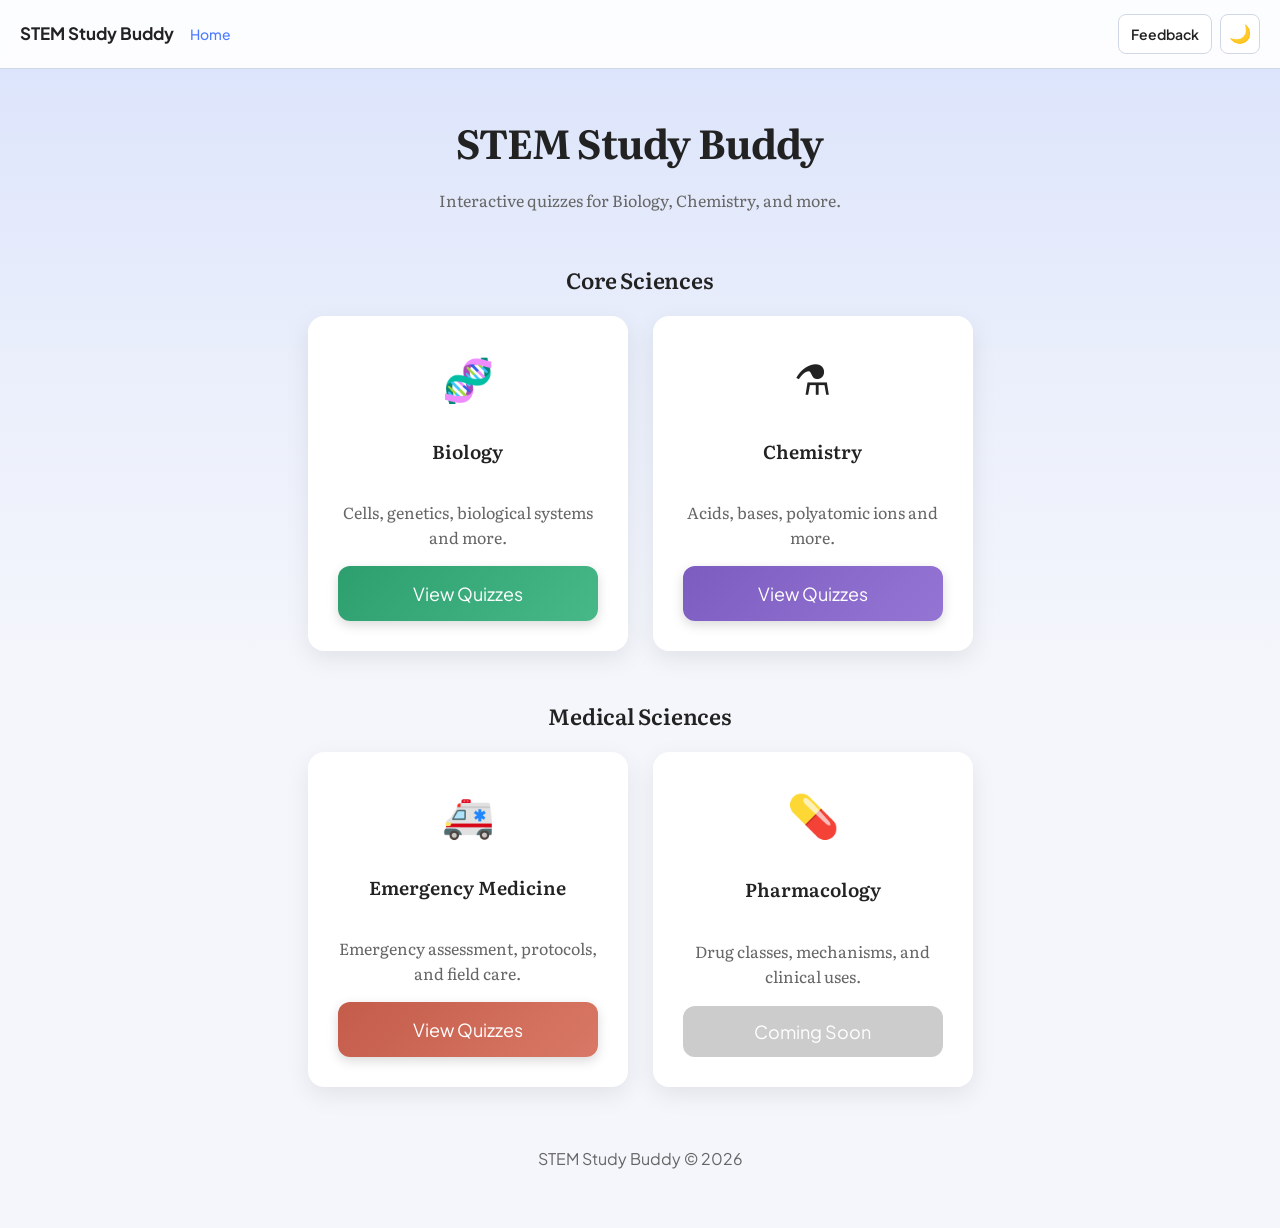
<file: index.html>
<!DOCTYPE html>

<html lang="en">
  <head>
    <!-- Google tag (gtag.js) -->
    <script
      async
      src="https://www.googletagmanager.com/gtag/js?id=G-T3NE3G0PNN"
    ></script>
    <script>
      window.dataLayer = window.dataLayer || [];
      function gtag() {
        dataLayer.push(arguments);
      }
      gtag("js", new Date());

      gtag("config", "G-T3NE3G0PNN");
    </script>
    <meta charset="UTF-8" />

    <meta name="viewport" content="width=device-width, initial-scale=1.0" />

    <meta
      name="description"
      content="Free interactive biology, chemistry, emergency medicine, and pharmacology quizzes with practice and exam modes. Instant feedback and explanations on STEM Study Buddy."
    />

    <title>STEM Study Buddy</title>
    <link rel="icon" href="images/favicons/test_tube.svg" />
    <script src="js/theme.js"></script>
    <link rel="stylesheet" href="css/styles.css" />
    <link rel="preconnect" href="https://fonts.googleapis.com" />
    <link rel="preconnect" href="https://fonts.gstatic.com" crossorigin />
    <link
      href="https://fonts.googleapis.com/css2?family=Literata:opsz,wght@7..72,400;7..72,500;7..72,600;7..72,700&family=Plus+Jakarta+Sans:wght@400;500;600;700&display=swap"
      rel="stylesheet"
      media="print"
      onload="this.media='all'"
    />
    <noscript>
      <link
        href="https://fonts.googleapis.com/css2?family=Literata:opsz,wght@7..72,400;7..72,500;7..72,600;7..72,700&family=Plus+Jakarta+Sans:wght@400;500;600;700&display=swap"
        rel="stylesheet"
      />
    </noscript>
  </head>

  <body data-page="home">
    <div class="container">
      <header class="hero">
        <h1>STEM Study Buddy</h1>

        <p>Interactive quizzes for Biology, Chemistry, and more.</p>
      </header>

      <div id="recent-quizzes" class="recent-section hidden"></div>

      <div id="home-sections" class="home-sections"></div>

      <footer>
          <p class="site-footer-brand">STEM Study Buddy © 2026</p>
      </footer>
    </div>

    <script src="js/nav.js"></script>
    <script src="js/catalog-utils.js"></script>
    <script src="js/index.js"></script>
  </body>
</html>
</file>
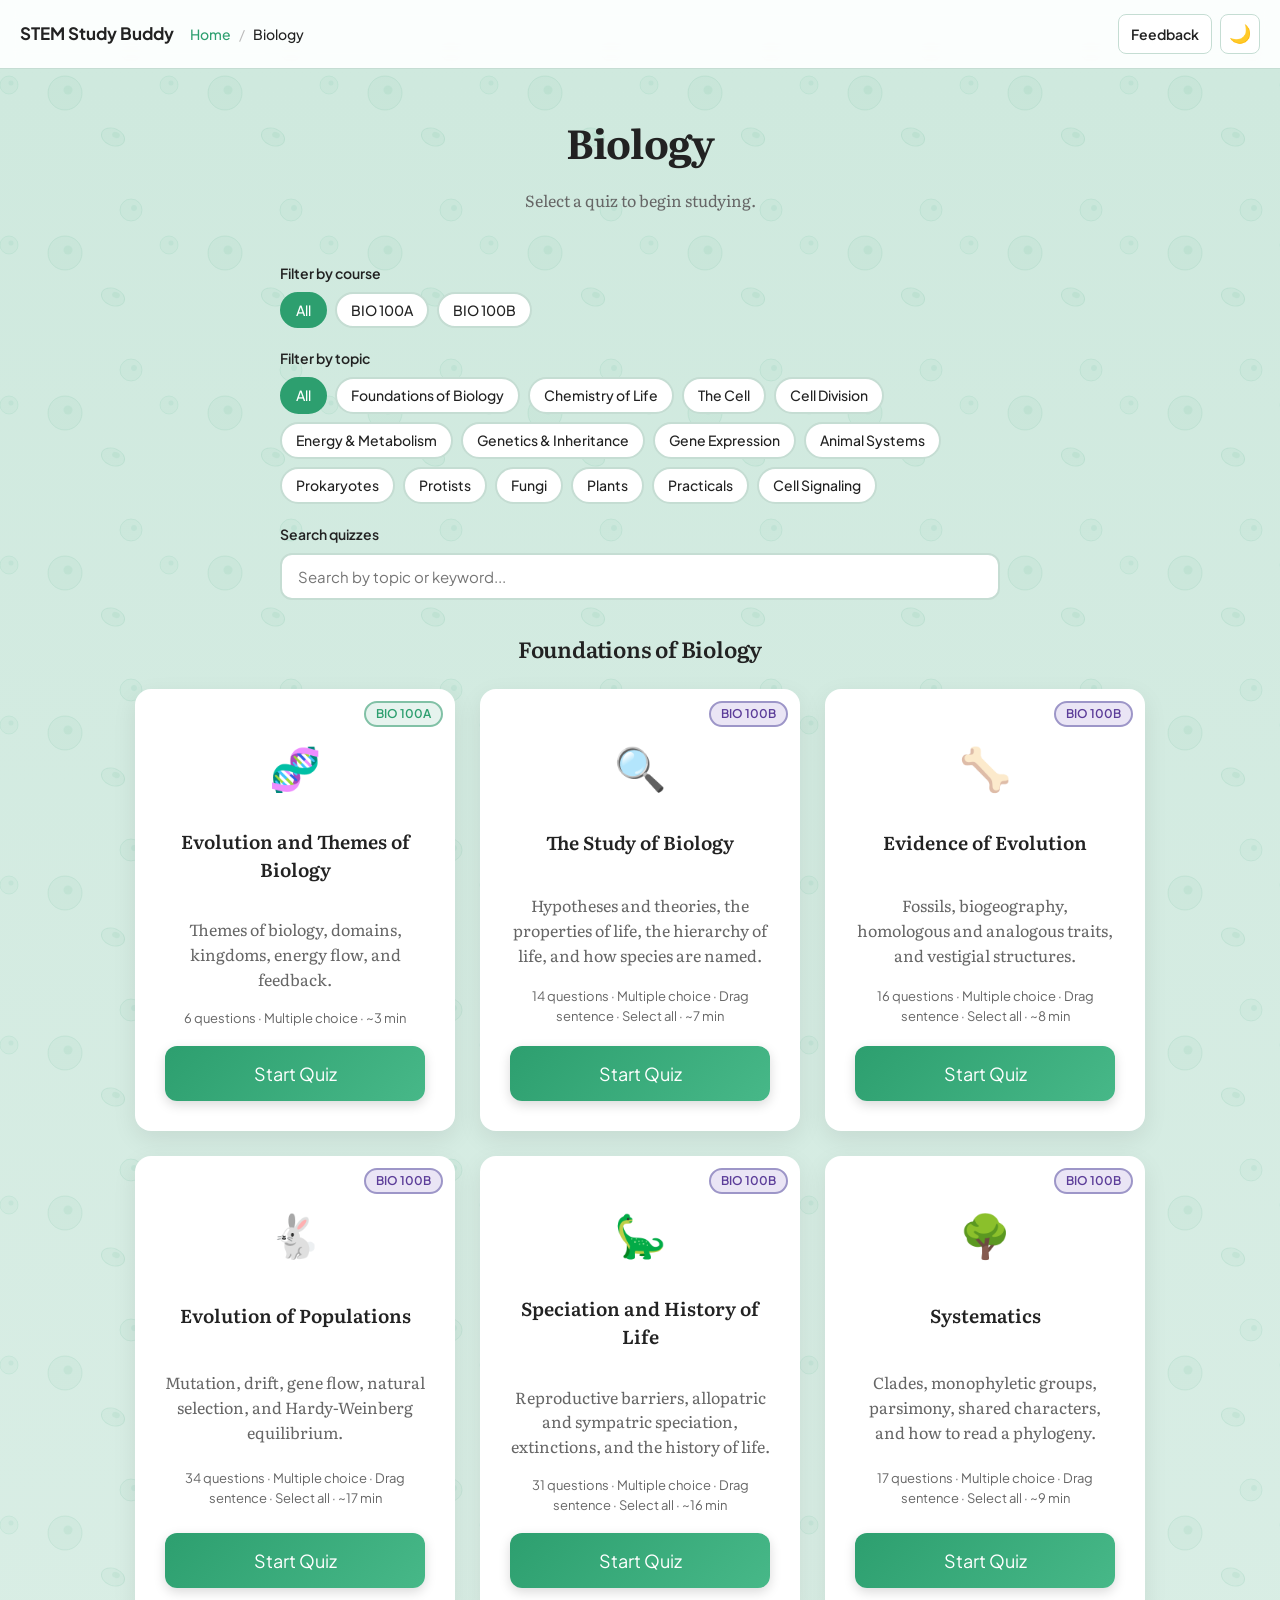
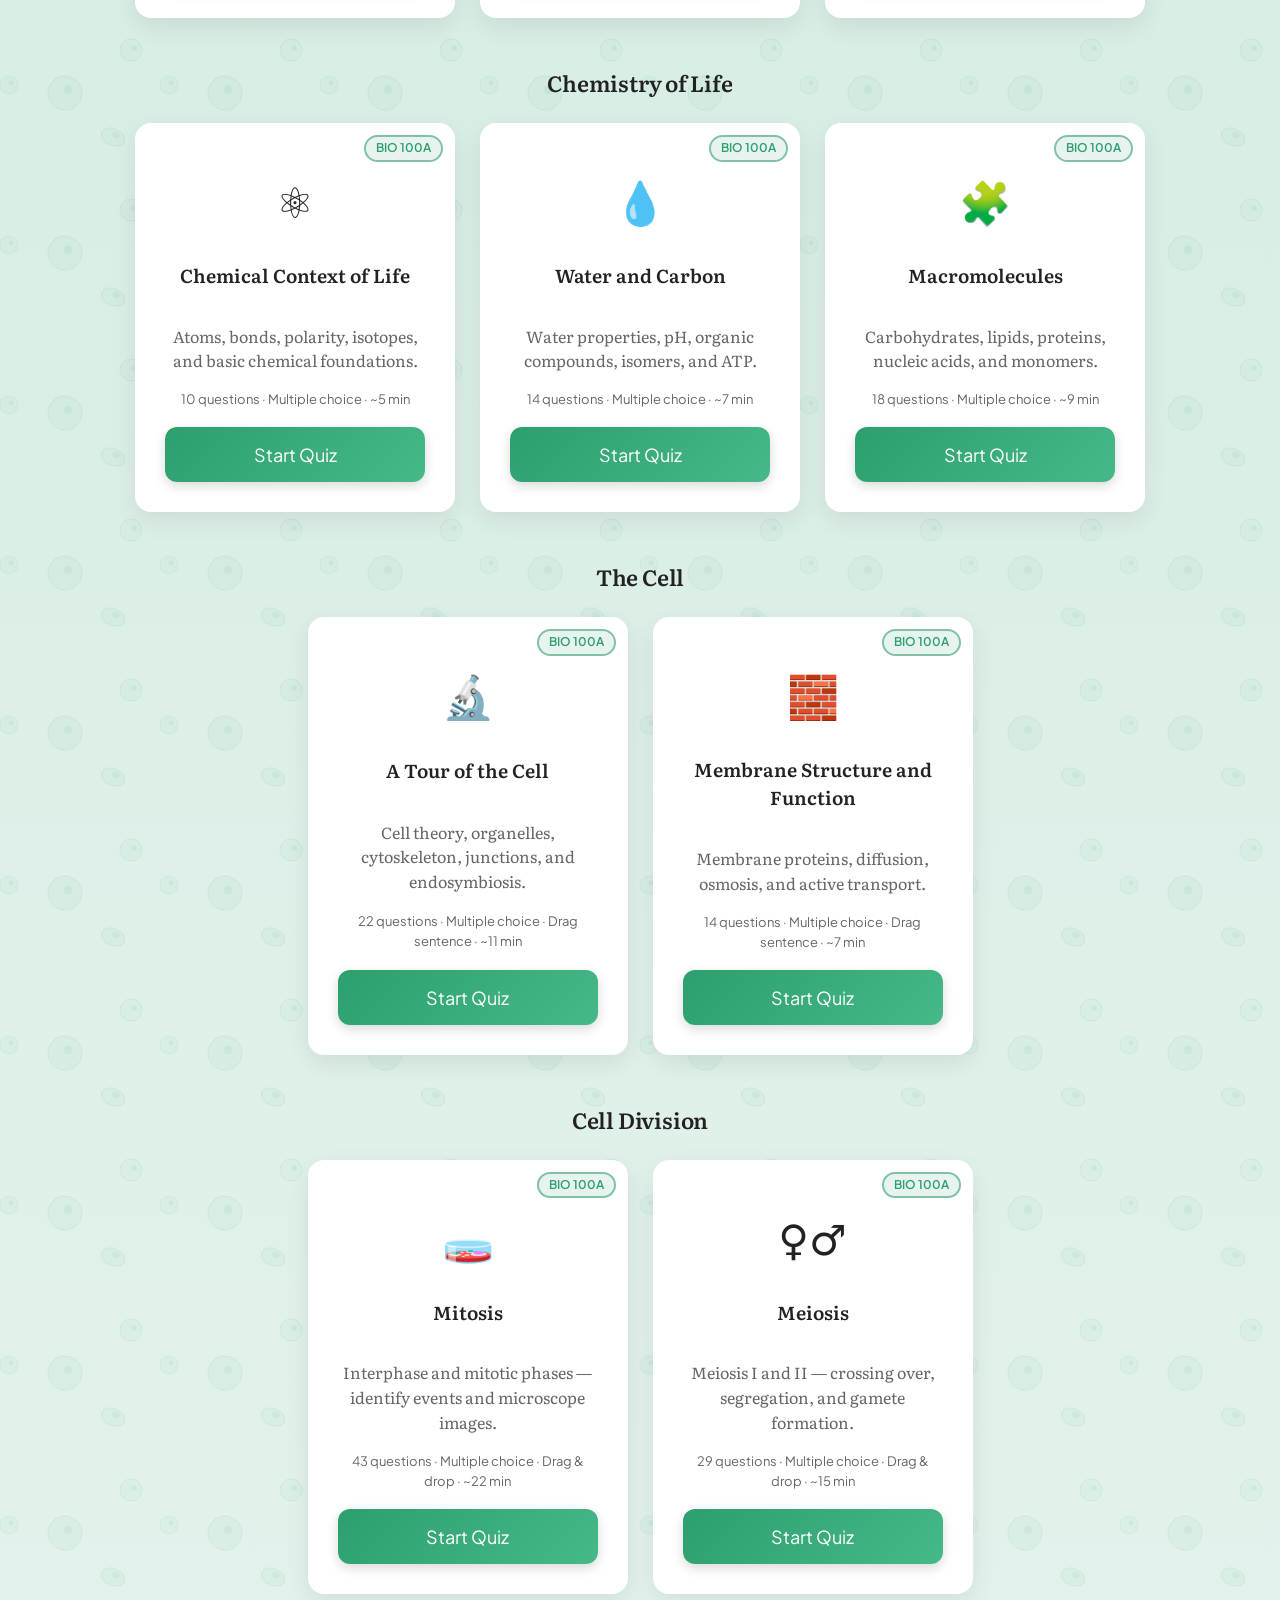
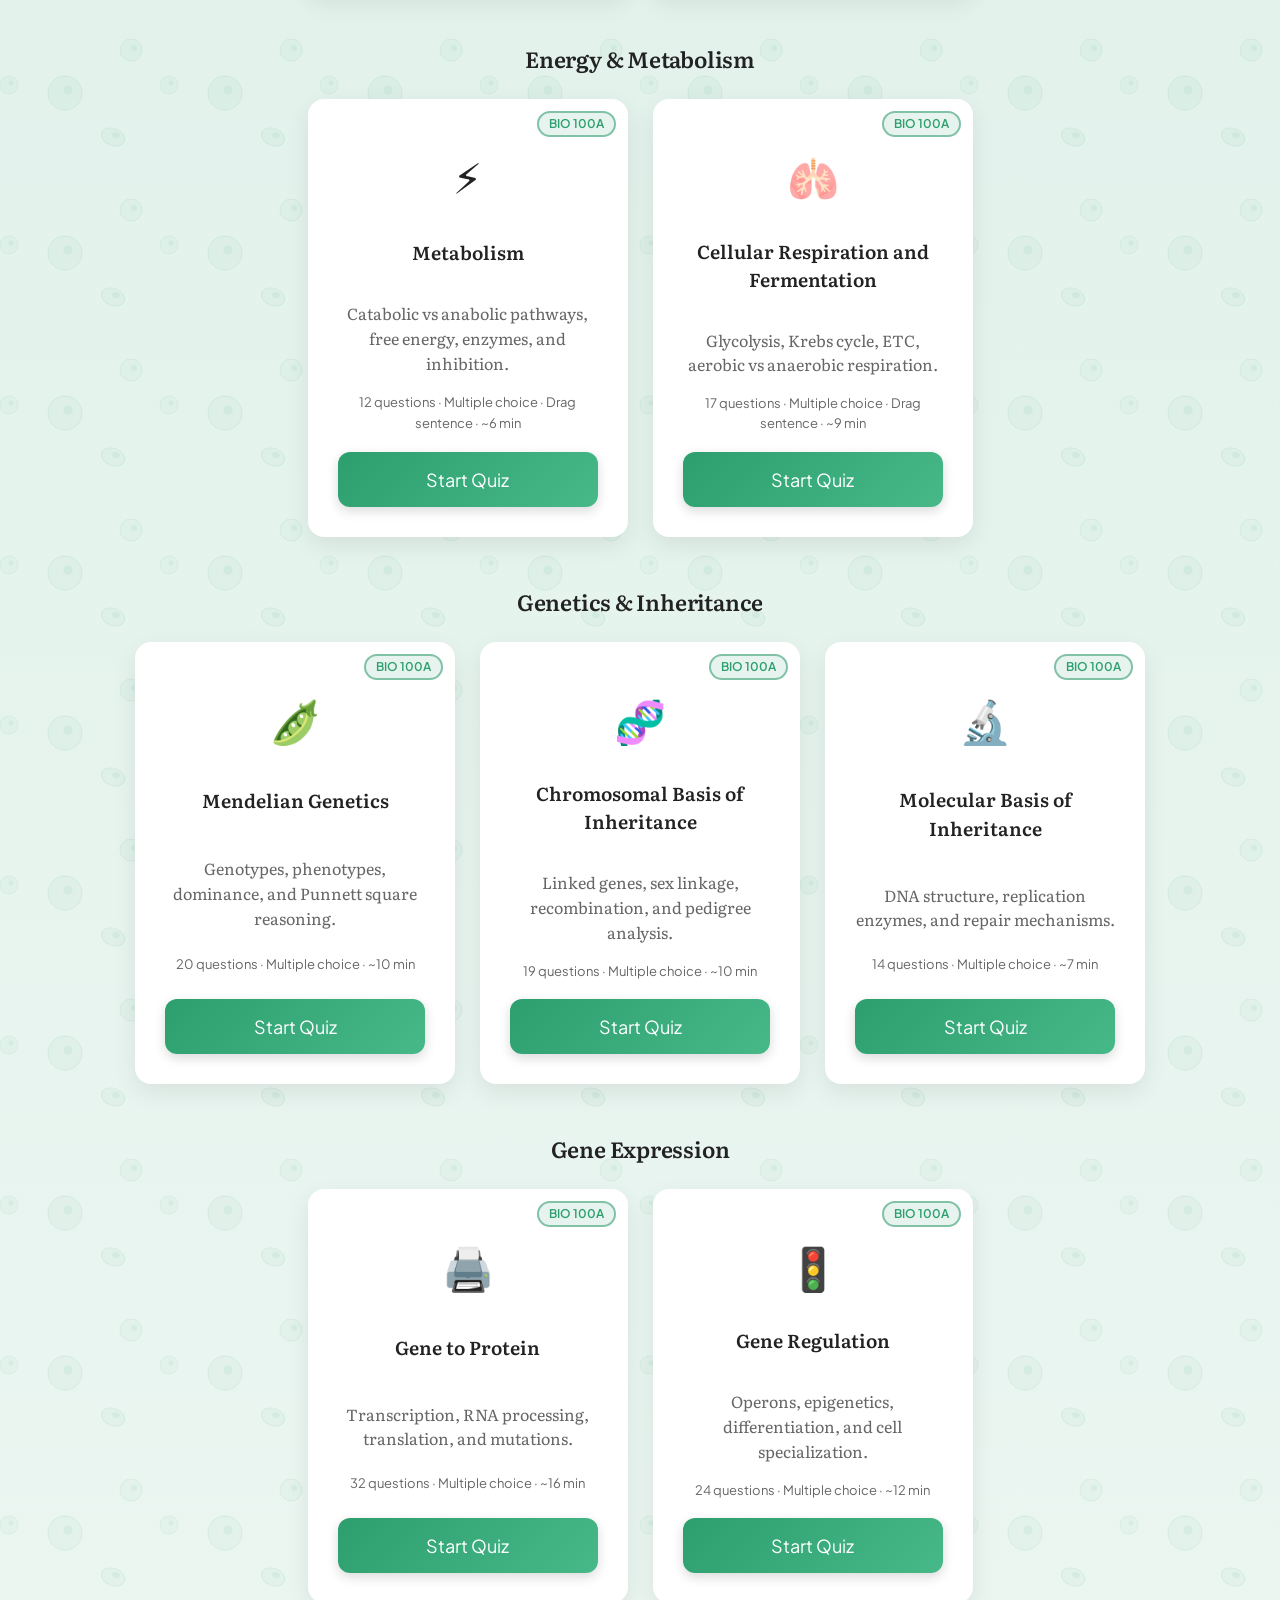
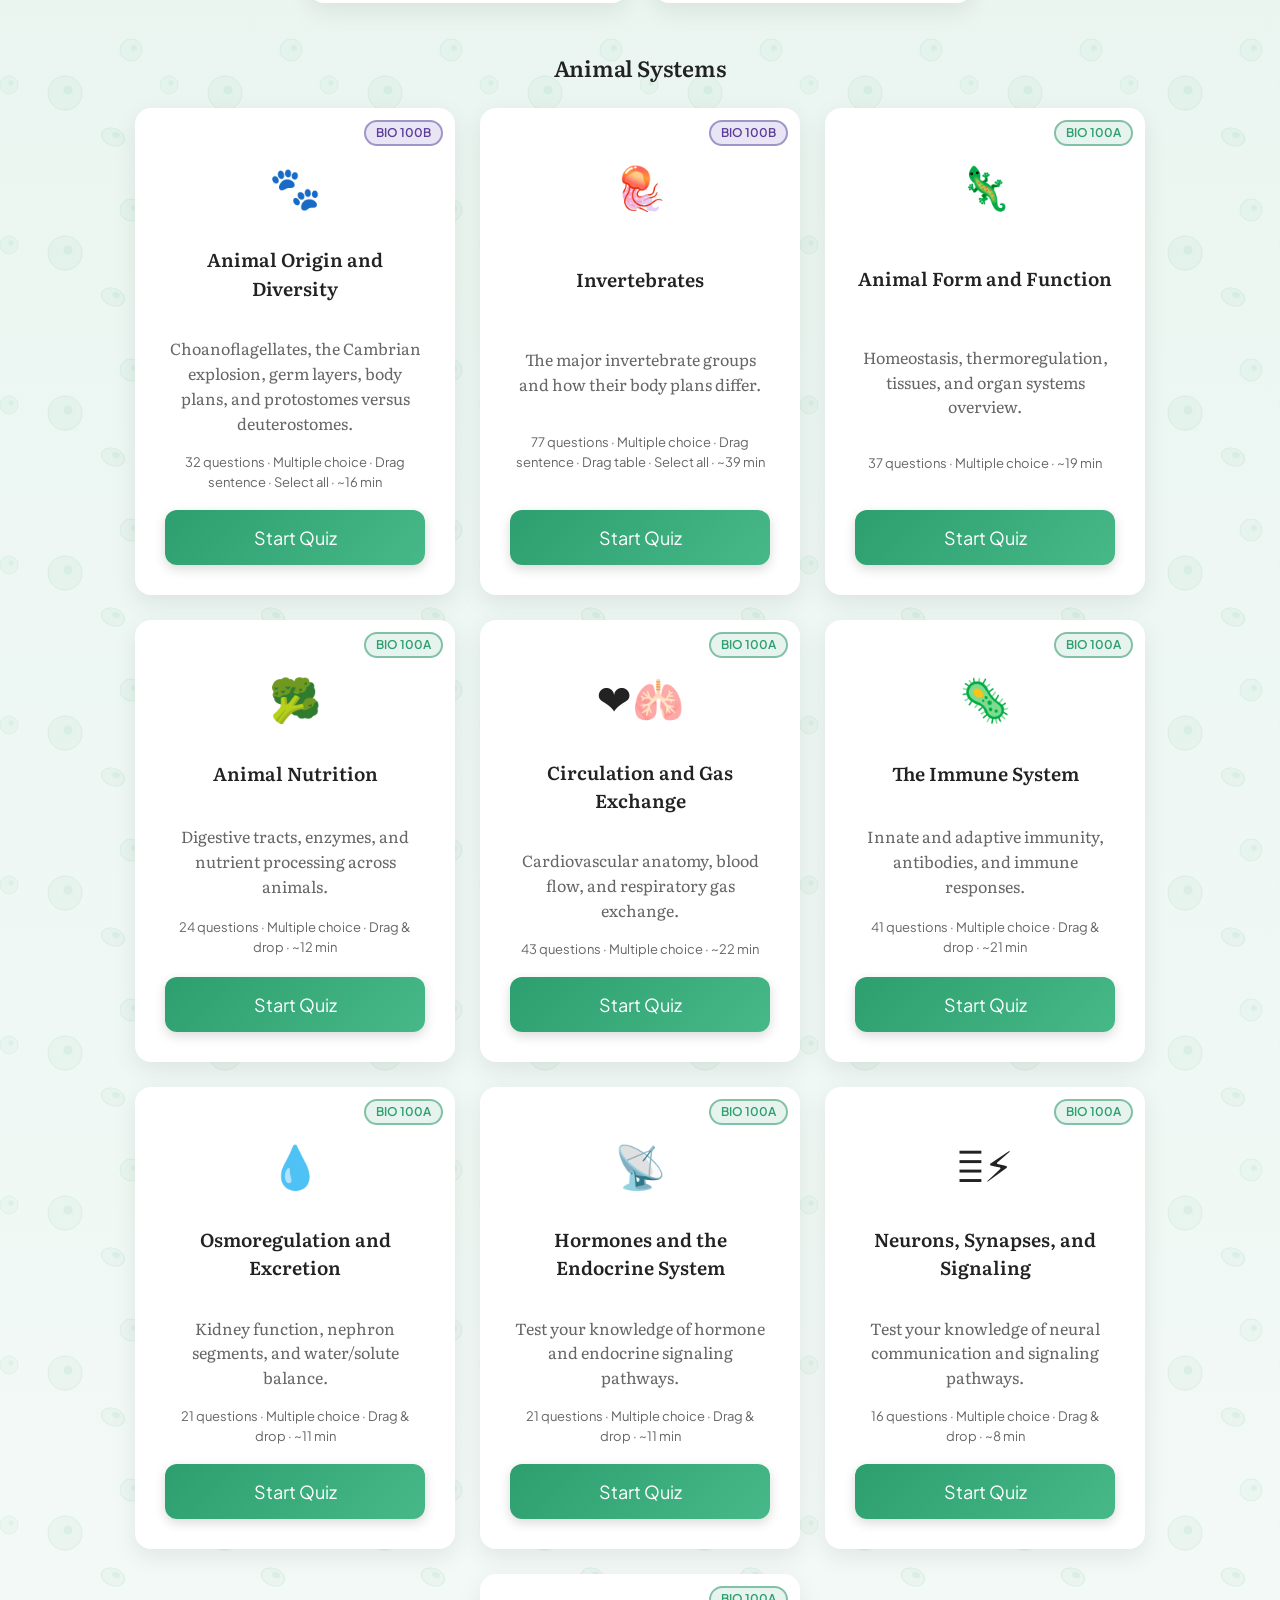
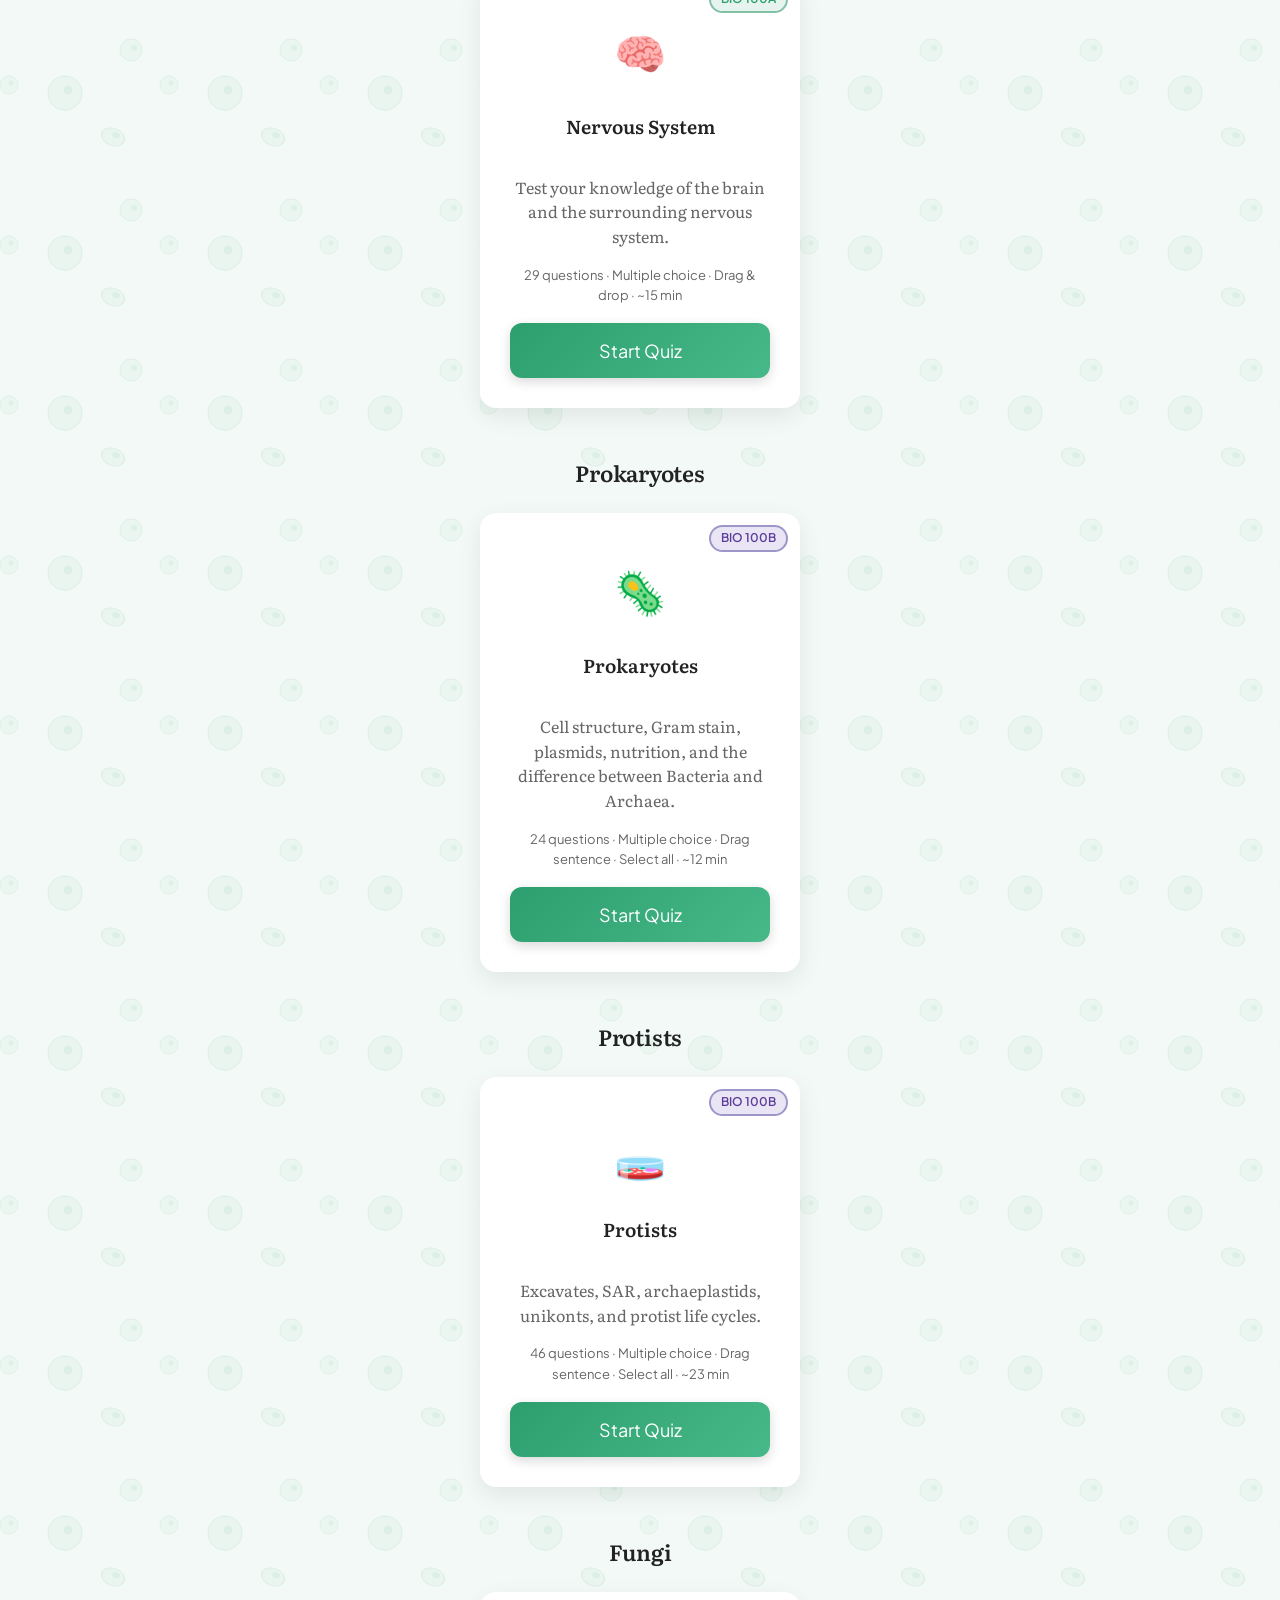
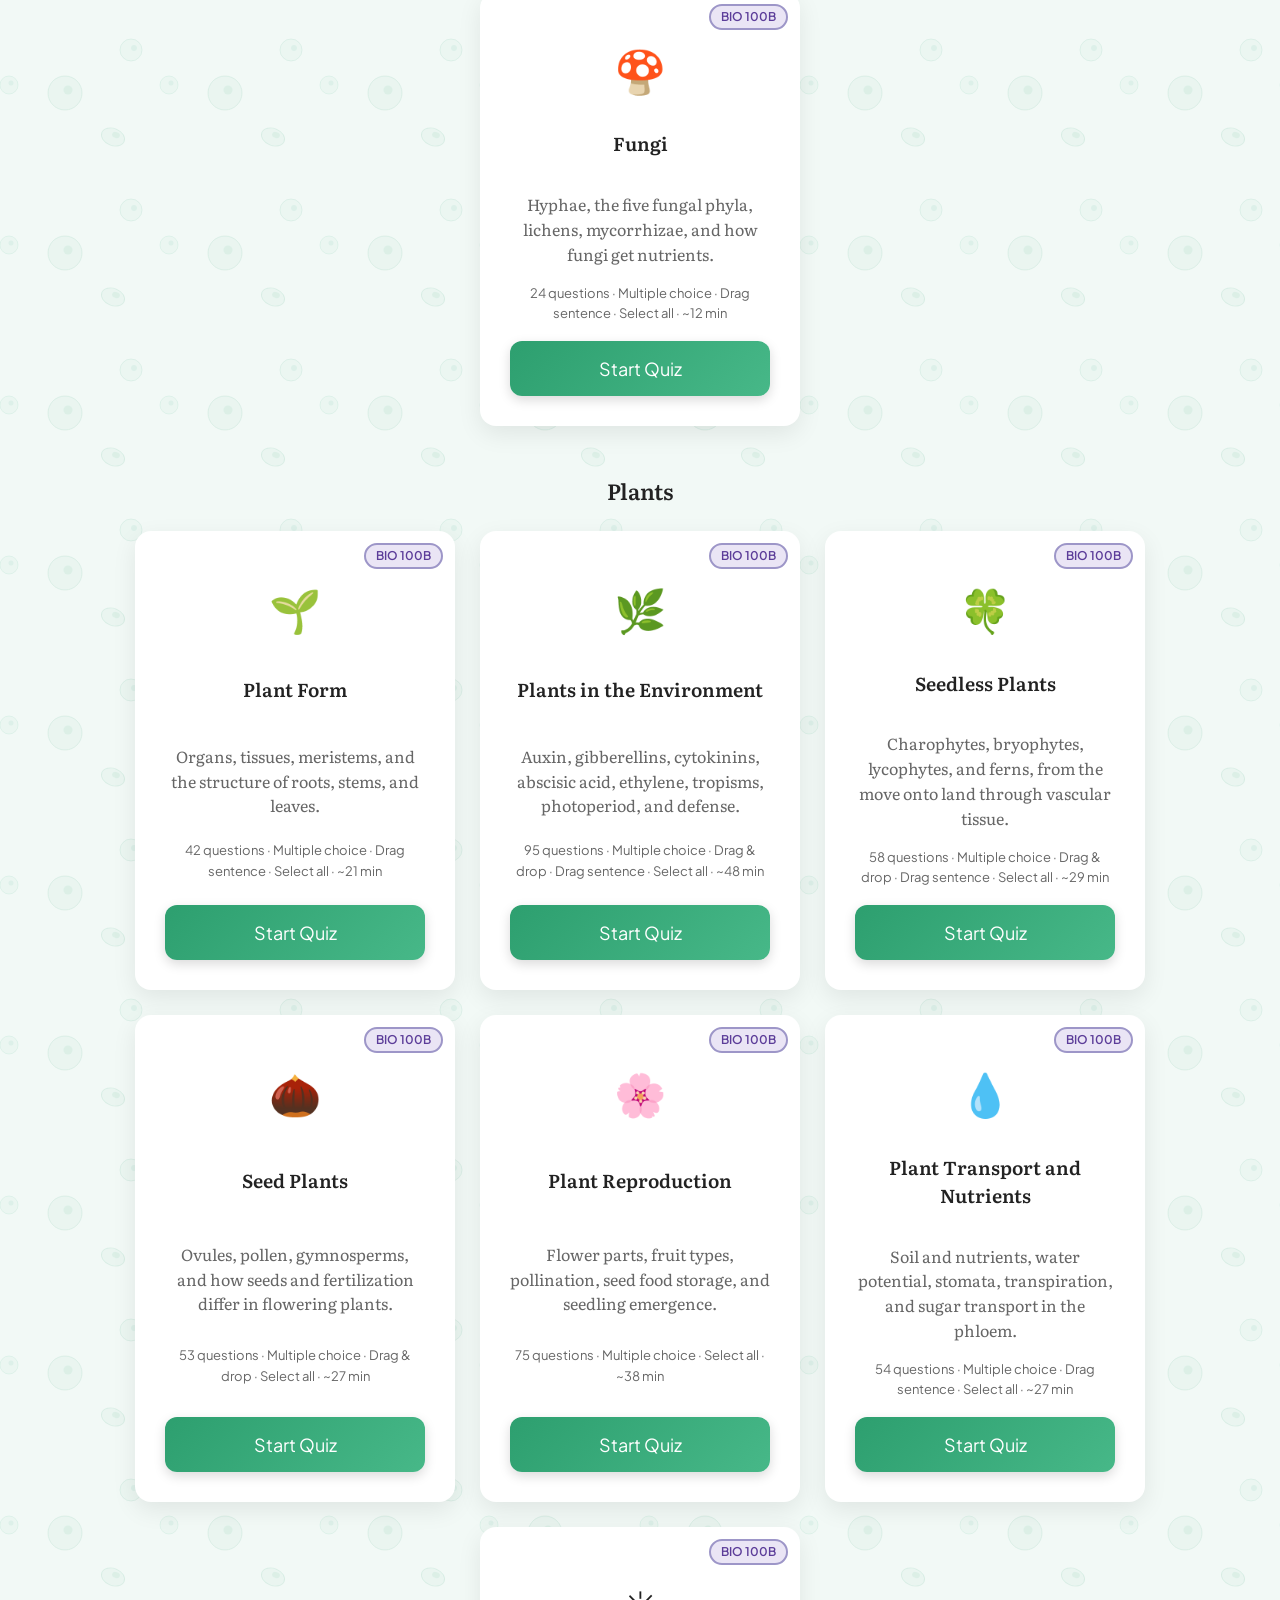
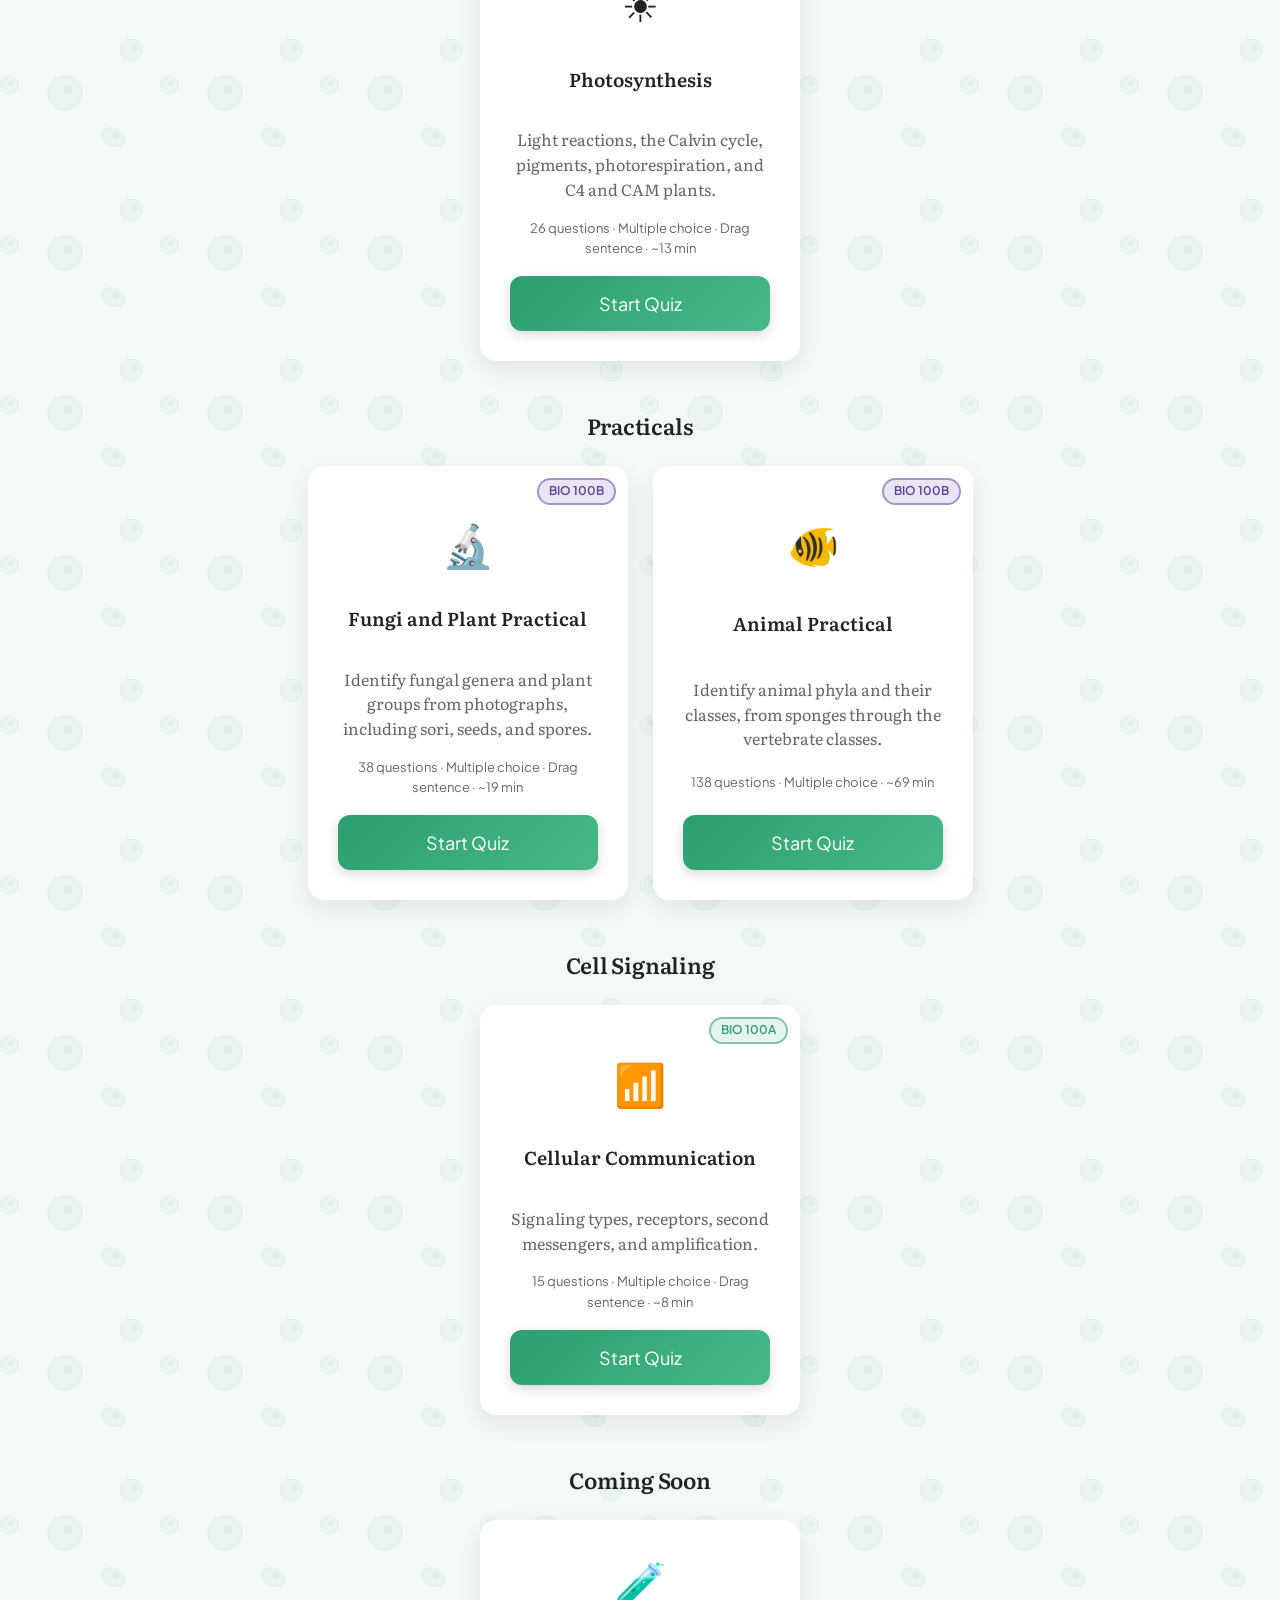
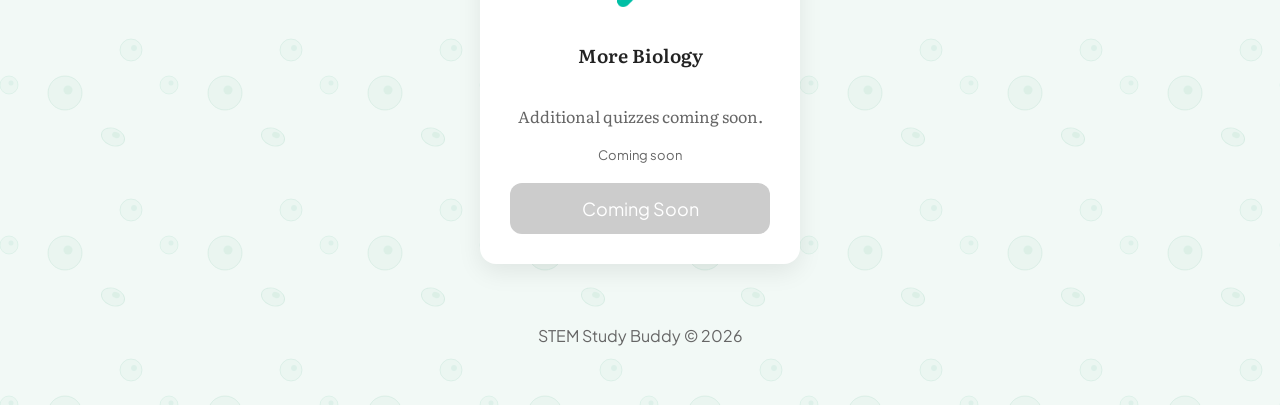
<file: biology.html>
<!doctype html>

<html lang="en">
  <head>
    <!-- Google tag (gtag.js) -->
    <script
      async
      src="https://www.googletagmanager.com/gtag/js?id=G-T3NE3G0PNN"
    ></script>
    <script>
      window.dataLayer = window.dataLayer || [];
      function gtag() {
        dataLayer.push(arguments);
      }
      gtag("js", new Date());
      gtag("config", "G-T3NE3G0PNN");
    </script>
    <meta charset="UTF-8" />

    <meta name="viewport" content="width=device-width, initial-scale=1.0" />

    <meta
      name="description"
      content="Biology quizzes on cell division, genetics, gene expression, animal systems, hormones, and the nervous system. Search topics and study with instant feedback."
    />

    <title>Biology | STEM Study Buddy</title>
    <link rel="icon" href="images/favicons/dna.svg" />
    <script src="js/theme.js"></script>
    <link rel="stylesheet" href="css/styles.css" />
    <link rel="preconnect" href="https://fonts.googleapis.com" />
    <link rel="preconnect" href="https://fonts.gstatic.com" crossorigin />
    <link
      href="https://fonts.googleapis.com/css2?family=Literata:opsz,wght@7..72,400;7..72,500;7..72,600;7..72,700&family=Plus+Jakarta+Sans:wght@400;500;600;700&display=swap"
      rel="stylesheet"
      media="print"
      onload="this.media='all'"
    />
    <noscript>
      <link
        href="https://fonts.googleapis.com/css2?family=Literata:opsz,wght@7..72,400;7..72,500;7..72,600;7..72,700&family=Plus+Jakarta+Sans:wght@400;500;600;700&display=swap"
        rel="stylesheet"
      />
    </noscript>
  </head>

  <body class="subject-biology" data-page="subject" data-subject="biology">
    <div class="container">
      <header class="hero">
        <h1>Biology</h1>

        <p>Select a quiz to begin studying.</p>
      </header>

      <div id="recent-quizzes" class="recent-section hidden"></div>

      <div id="quiz-controls" class="quiz-controls hidden">
        <div id="course-filter-wrap" class="quiz-filter-wrap hidden">
          <span class="filter-label" id="course-filter-label">Filter by course</span>
          <div
            id="course-filters"
            class="quiz-filters"
            role="group"
            aria-labelledby="course-filter-label"
          ></div>
        </div>

        <div id="quiz-filter-wrap" class="quiz-filter-wrap">
          <span class="filter-label" id="quiz-filter-label">Filter by topic</span>
          <div
            id="quiz-filters"
            class="quiz-filters"
            role="group"
            aria-labelledby="quiz-filter-label"
          ></div>
        </div>

        <div id="quiz-search-wrap" class="quiz-search-wrap">
          <label class="search-label" for="quiz-search">Search quizzes</label>
          <input
            type="search"
            id="quiz-search"
            class="quiz-search"
            placeholder="Search by topic or keyword..."
            autocomplete="off"
          />
        </div>
      </div>

      <div id="quiz-catalog"></div>

      <footer>
          <p class="site-footer-brand">STEM Study Buddy © 2026</p>
      </footer>
    </div>

    <script src="js/nav.js"></script>
    <script src="js/catalog-utils.js"></script>
    <script src="js/subject.js"></script>
  </body>
</html>
</file>
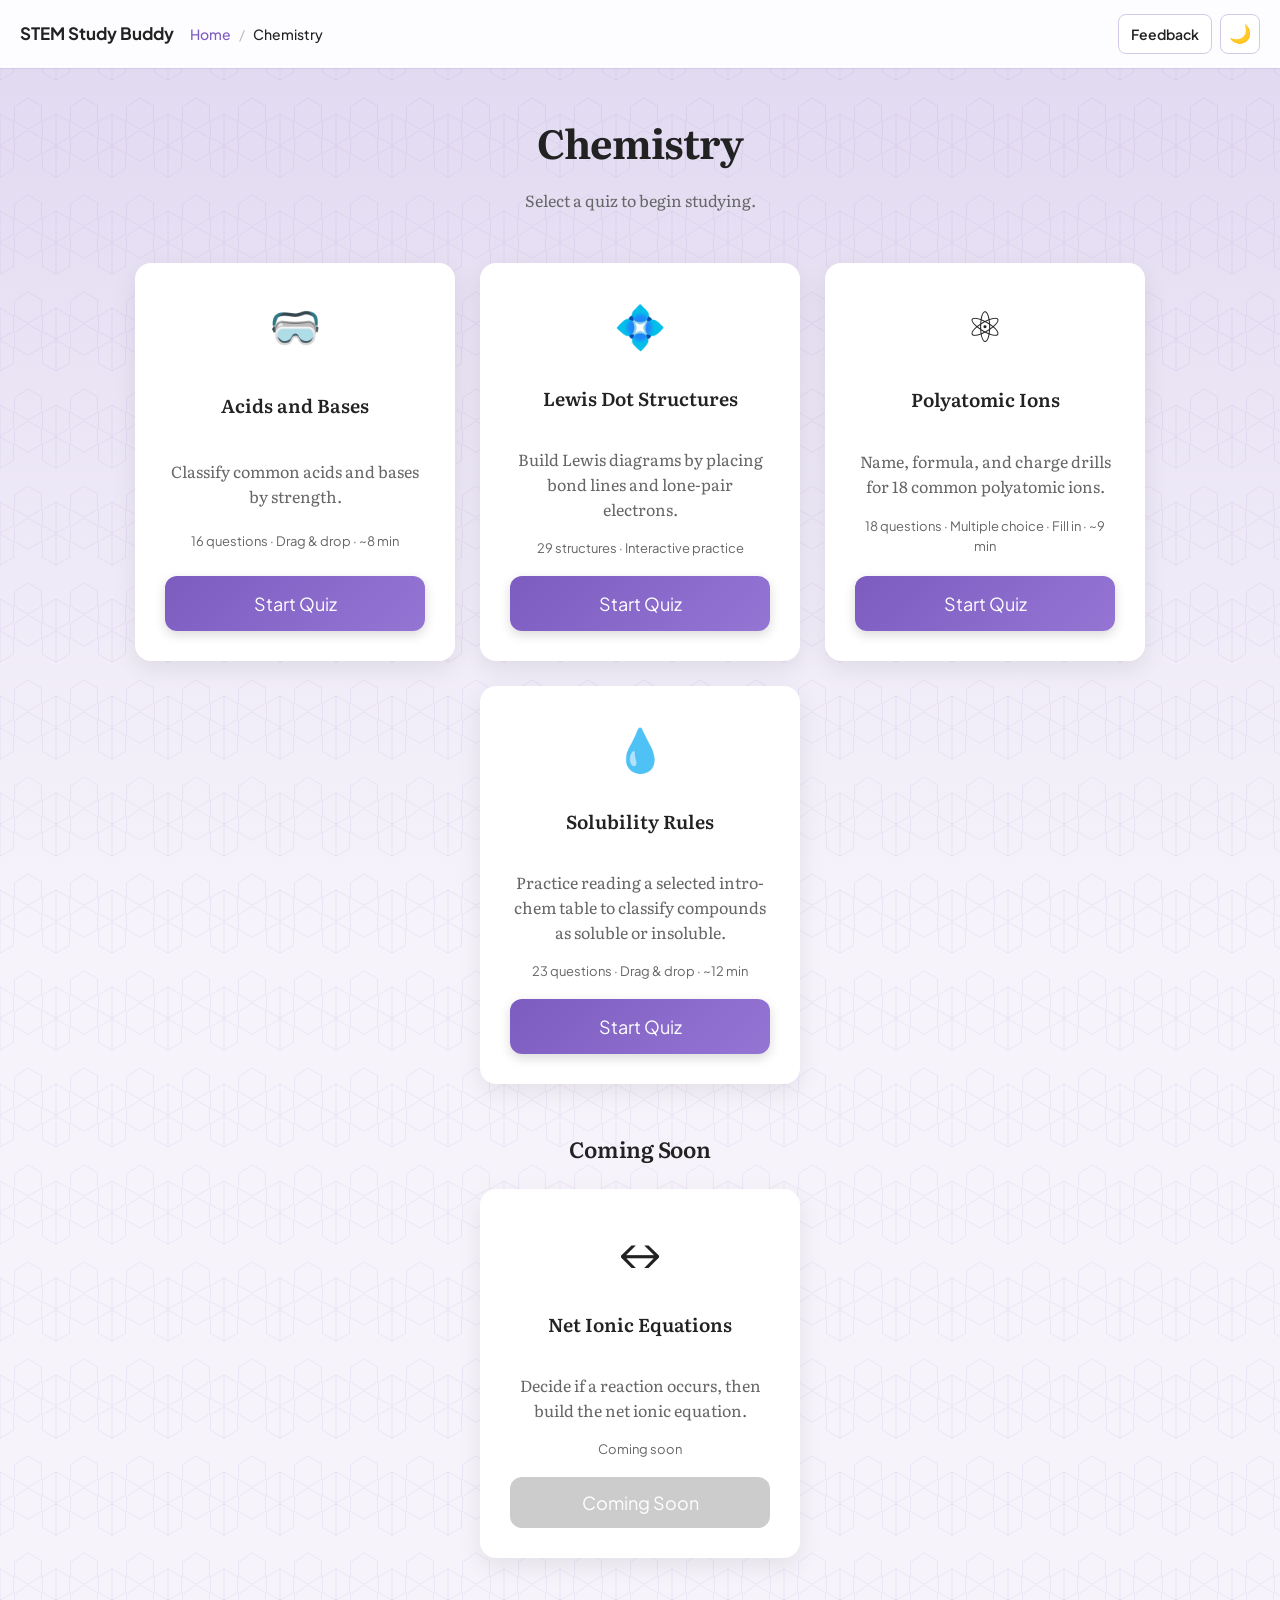
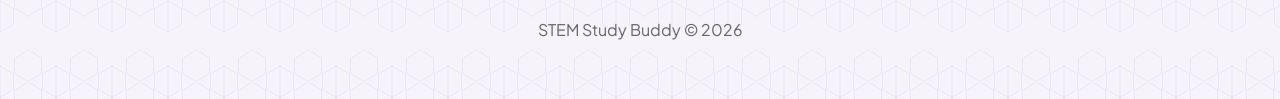
<file: chemistry.html>
<!DOCTYPE html>

<html lang="en">
  <head>
    <!-- Google tag (gtag.js) -->
    <script
      async
      src="https://www.googletagmanager.com/gtag/js?id=G-T3NE3G0PNN"
    ></script>
    <script>
      window.dataLayer = window.dataLayer || [];
      function gtag() {
        dataLayer.push(arguments);
      }
      gtag("js", new Date());

      gtag("config", "G-T3NE3G0PNN");
    </script>
    <meta charset="UTF-8" />

    <meta name="viewport" content="width=device-width, initial-scale=1.0" />

    <meta
      name="description"
      content="Chemistry quizzes covering acids, bases, and more. Classify compounds and test your knowledge with STEM Study Buddy."
    />

    <title>Chemistry | STEM Study Buddy</title>
    <link rel="icon" href="images/favicons/chemistry.svg" />
    <script src="js/theme.js"></script>
    <link rel="stylesheet" href="css/styles.css" />
    <link rel="preconnect" href="https://fonts.googleapis.com" />
    <link rel="preconnect" href="https://fonts.gstatic.com" crossorigin />
    <link
      href="https://fonts.googleapis.com/css2?family=Literata:opsz,wght@7..72,400;7..72,500;7..72,600;7..72,700&family=Plus+Jakarta+Sans:wght@400;500;600;700&display=swap"
      rel="stylesheet"
      media="print"
      onload="this.media='all'"
    />
    <noscript>
      <link
        href="https://fonts.googleapis.com/css2?family=Literata:opsz,wght@7..72,400;7..72,500;7..72,600;7..72,700&family=Plus+Jakarta+Sans:wght@400;500;600;700&display=swap"
        rel="stylesheet"
      />
    </noscript>
  </head>

  <body class="subject-chemistry" data-page="subject" data-subject="chemistry">
    <div class="container">
      <header class="hero">
        <h1>Chemistry</h1>

        <p>Select a quiz to begin studying.</p>
      </header>

      <div id="recent-quizzes" class="recent-section hidden"></div>

      <div id="quiz-catalog"></div>

      <footer>
          <p class="site-footer-brand">STEM Study Buddy © 2026</p>
      </footer>
    </div>

    <script src="js/nav.js"></script>
    <script src="js/catalog-utils.js"></script>
    <script src="js/subject.js"></script>
  </body>
</html>
</file>
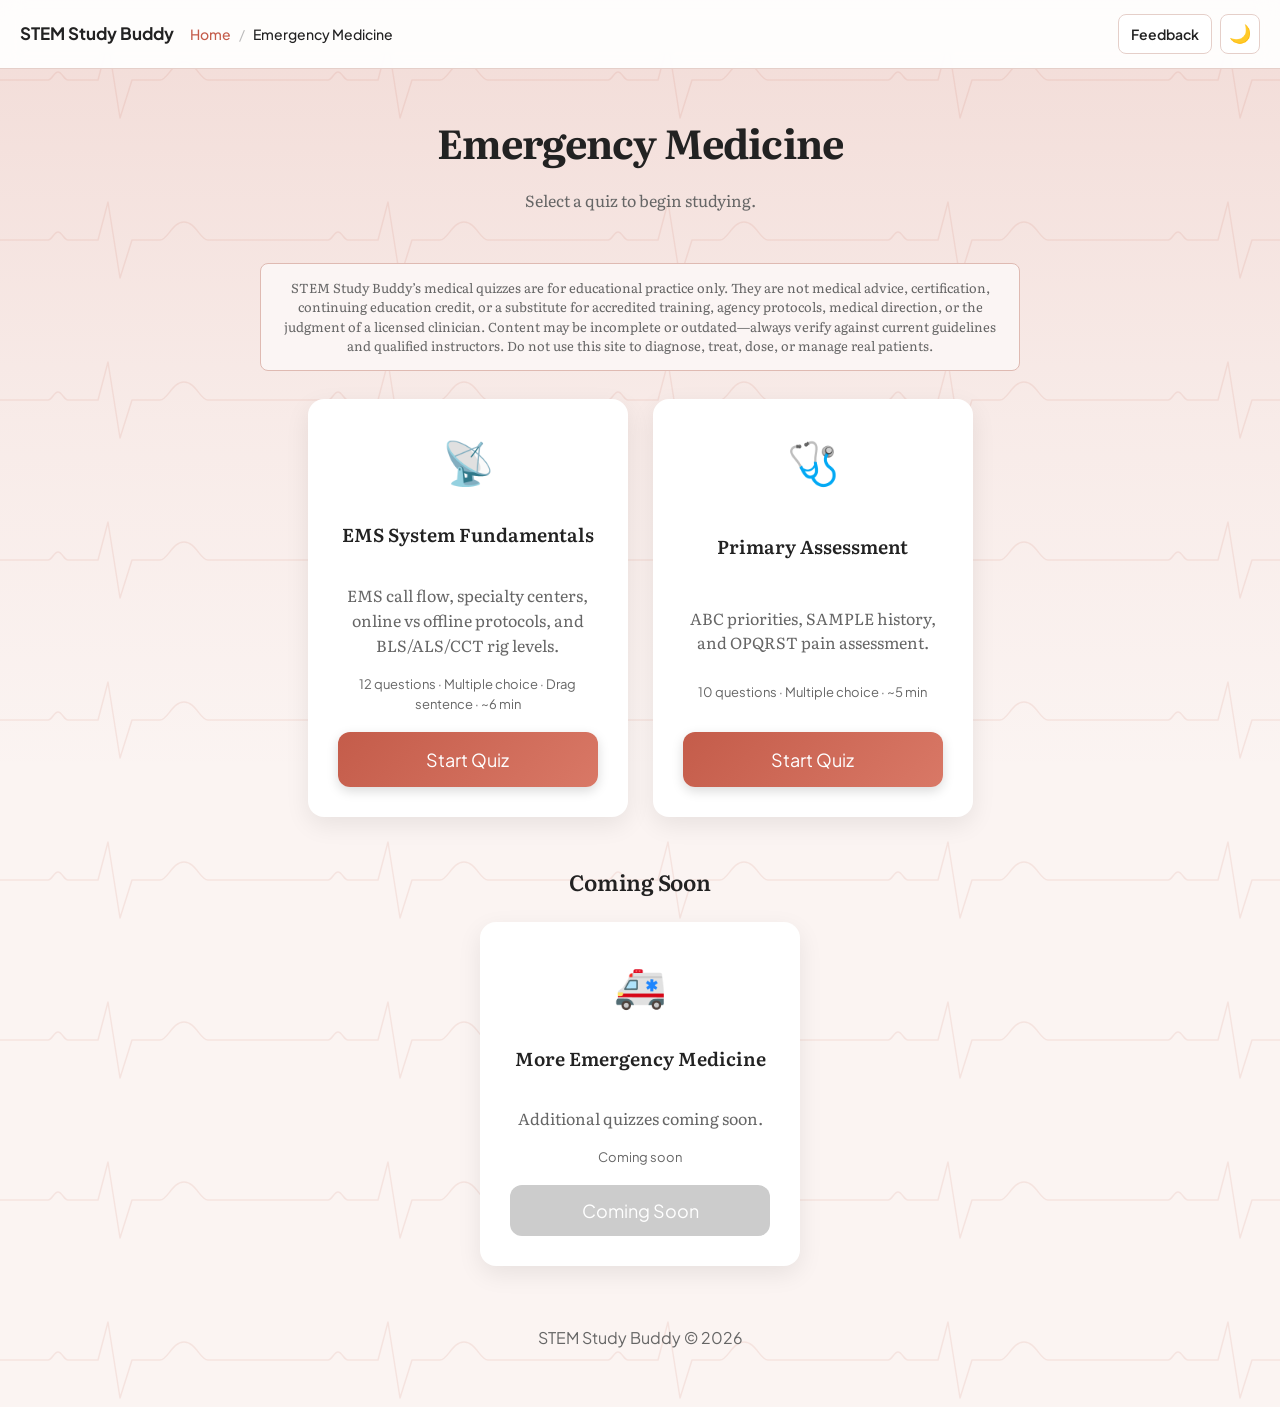
<file: emt.html>
<!DOCTYPE html>

<html lang="en">
  <head>
    <!-- Google tag (gtag.js) -->
    <script
      async
      src="https://www.googletagmanager.com/gtag/js?id=G-T3NE3G0PNN"
    ></script>
    <script>
      window.dataLayer = window.dataLayer || [];
      function gtag() {
        dataLayer.push(arguments);
      }
      gtag("js", new Date());

      gtag("config", "G-T3NE3G0PNN");
    </script>
    <meta charset="UTF-8" />

    <meta name="viewport" content="width=device-width, initial-scale=1.0" />

    <meta
      name="description"
      content="Emergency medicine quizzes on primary assessment, airway, trauma, and field care protocols. Practice with STEM Study Buddy."
    />

    <title>Emergency Medicine | STEM Study Buddy</title>
    <link rel="icon" href="images/favicons/emt.svg" />
    <script src="js/theme.js"></script>
    <link rel="stylesheet" href="css/styles.css" />
    <link rel="preconnect" href="https://fonts.googleapis.com" />
    <link rel="preconnect" href="https://fonts.gstatic.com" crossorigin />
    <link
      href="https://fonts.googleapis.com/css2?family=Literata:opsz,wght@7..72,400;7..72,500;7..72,600;7..72,700&family=Plus+Jakarta+Sans:wght@400;500;600;700&display=swap"
      rel="stylesheet"
      media="print"
      onload="this.media='all'"
    />
    <noscript>
      <link
        href="https://fonts.googleapis.com/css2?family=Literata:opsz,wght@7..72,400;7..72,500;7..72,600;7..72,700&family=Plus+Jakarta+Sans:wght@400;500;600;700&display=swap"
        rel="stylesheet"
      />
    </noscript>
  </head>

  <body class="subject-emt" data-page="subject" data-subject="emt">
    <div class="container">
      <header class="hero">
        <h1>Emergency Medicine</h1>

        <p>Select a quiz to begin studying.</p>
      </header>

      <div id="recent-quizzes" class="recent-section hidden"></div>

      <div id="quiz-catalog"></div>

      <footer>
          <p class="site-footer-brand">STEM Study Buddy © 2026</p>
      </footer>
    </div>

    <script src="js/nav.js"></script>
    <script src="js/catalog-utils.js"></script>
    <script src="js/subject.js"></script>
  </body>
</html>
</file>
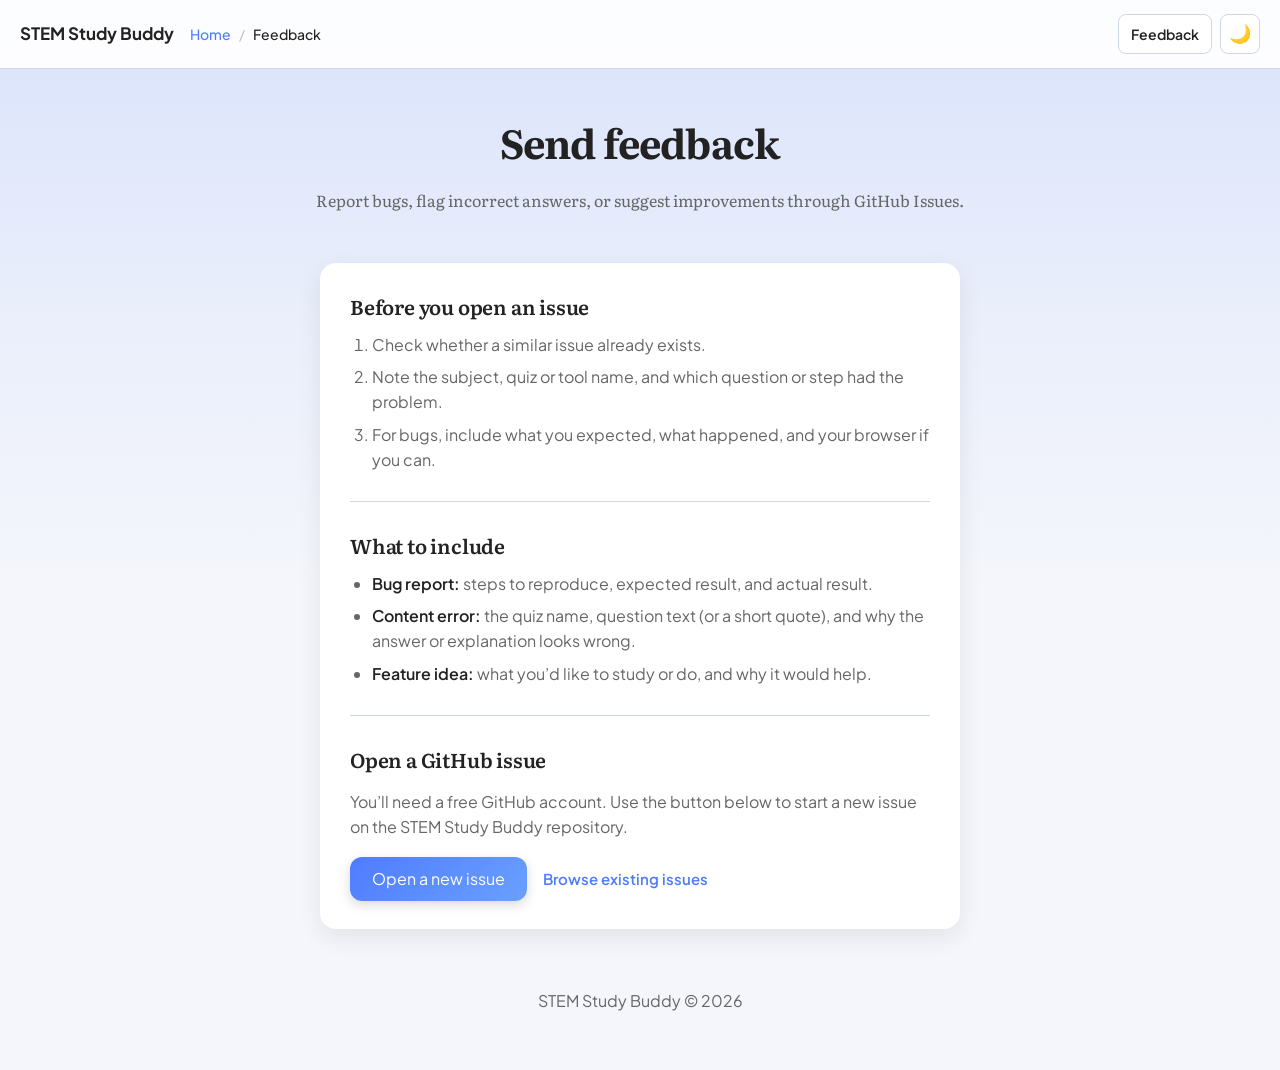
<file: feedback.html>
<!DOCTYPE html>

<html lang="en">
  <head>
    <!-- Google tag (gtag.js) -->
    <script
      async
      src="https://www.googletagmanager.com/gtag/js?id=G-T3NE3G0PNN"
    ></script>
    <script>
      window.dataLayer = window.dataLayer || [];
      function gtag() {
        dataLayer.push(arguments);
      }
      gtag("js", new Date());

      gtag("config", "G-T3NE3G0PNN");
    </script>
    <meta charset="UTF-8" />

    <meta name="viewport" content="width=device-width, initial-scale=1.0" />

    <meta
      name="description"
      content="How to send bug reports and feature suggestions for STEM Study Buddy using GitHub Issues."
    />

    <title>Feedback | STEM Study Buddy</title>
    <link rel="icon" href="images/favicons/test_tube.svg" />
    <script src="js/theme.js"></script>
    <link rel="stylesheet" href="css/styles.css" />
    <link rel="preconnect" href="https://fonts.googleapis.com" />
    <link rel="preconnect" href="https://fonts.gstatic.com" crossorigin />
    <link
      href="https://fonts.googleapis.com/css2?family=Literata:opsz,wght@7..72,400;7..72,500;7..72,600;7..72,700&family=Plus+Jakarta+Sans:wght@400;500;600;700&display=swap"
      rel="stylesheet"
      media="print"
      onload="this.media='all'"
    />
    <noscript>
      <link
        href="https://fonts.googleapis.com/css2?family=Literata:opsz,wght@7..72,400;7..72,500;7..72,600;7..72,700&family=Plus+Jakarta+Sans:wght@400;500;600;700&display=swap"
        rel="stylesheet"
      />
    </noscript>
  </head>

  <body data-page="feedback">
    <div class="container">
      <header class="hero">
        <h1>Send feedback</h1>
        <p>
          Report bugs, flag incorrect answers, or suggest improvements through
          GitHub Issues.
        </p>
      </header>

      <article class="feedback-guide">
        <section class="feedback-guide-section">
          <h2>Before you open an issue</h2>
          <ol>
            <li>Check whether a similar issue already exists.</li>
            <li>
              Note the subject, quiz or tool name, and which question or step
              had the problem.
            </li>
            <li>
              For bugs, include what you expected, what happened, and your
              browser if you can.
            </li>
          </ol>
        </section>

        <section class="feedback-guide-section">
          <h2>What to include</h2>
          <ul>
            <li>
              <strong>Bug report:</strong> steps to reproduce, expected result,
              and actual result.
            </li>
            <li>
              <strong>Content error:</strong> the quiz name, question text (or a
              short quote), and why the answer or explanation looks wrong.
            </li>
            <li>
              <strong>Feature idea:</strong> what you’d like to study or do, and
              why it would help.
            </li>
          </ul>
        </section>

        <section class="feedback-guide-section">
          <h2>Open a GitHub issue</h2>
          <p>
            You’ll need a free GitHub account. Use the button below to start a
            new issue on the STEM Study Buddy repository.
          </p>
          <div class="feedback-guide-actions">
            <a
              class="btn btn-small"
              href="https://github.com/fpetrini15/STEM_Study_Buddy/issues/new"
              target="_blank"
              rel="noopener noreferrer"
            >
              Open a new issue
            </a>
            <a
              class="feedback-guide-secondary"
              href="https://github.com/fpetrini15/STEM_Study_Buddy/issues"
              target="_blank"
              rel="noopener noreferrer"
            >
              Browse existing issues
            </a>
          </div>
        </section>
      </article>

      <footer>
        <p class="site-footer-brand">STEM Study Buddy © 2026</p>
      </footer>
    </div>

    <script src="js/nav.js"></script>
  </body>
</html>
</file>
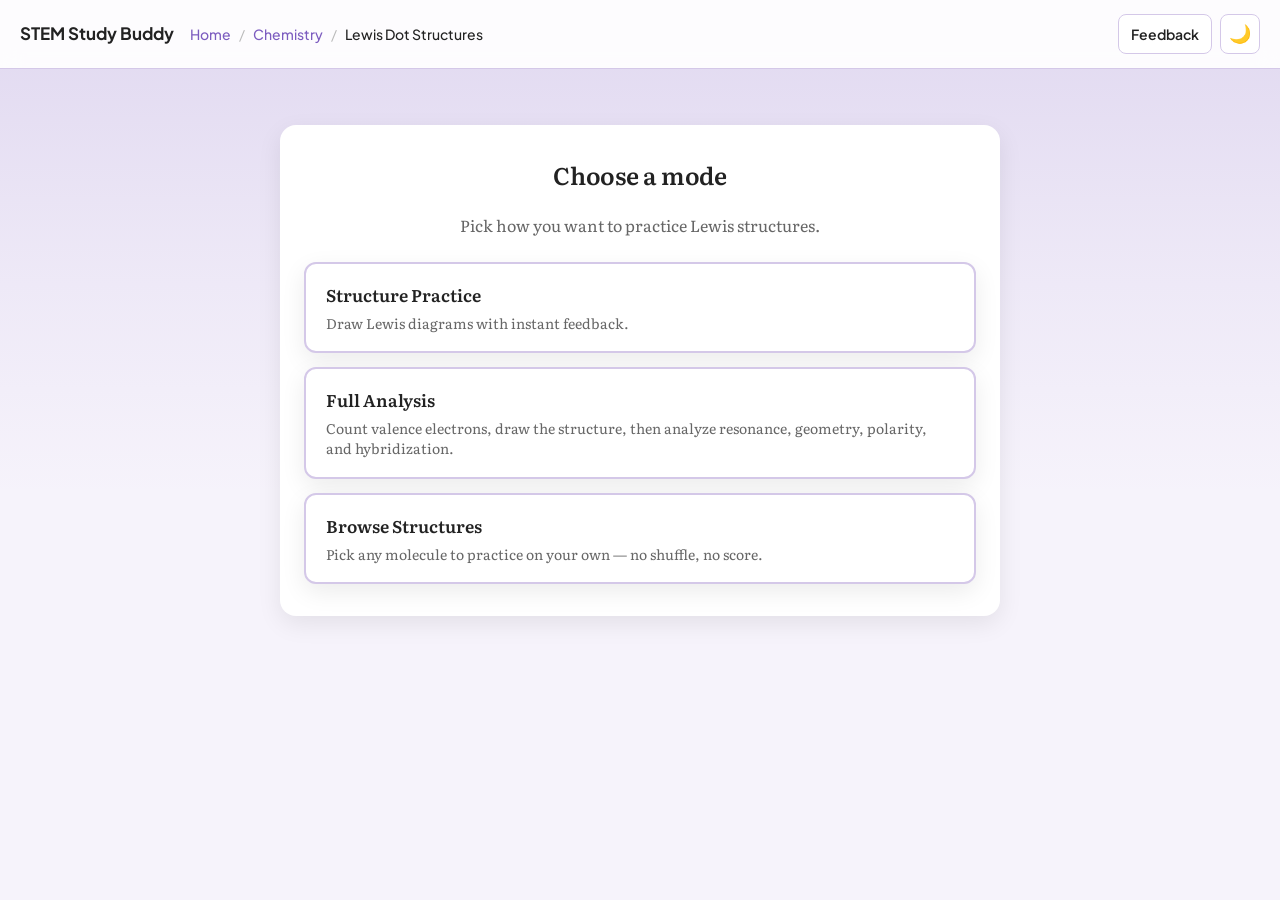
<file: lewis.html>
<!doctype html>

<html lang="en">
  <head>
    <!-- Google tag (gtag.js) -->
    <script
      async
      src="https://www.googletagmanager.com/gtag/js?id=G-T3NE3G0PNN"
    ></script>
    <script>
      window.dataLayer = window.dataLayer || [];
      function gtag() {
        dataLayer.push(arguments);
      }
      gtag("js", new Date());

      gtag("config", "G-T3NE3G0PNN");
    </script>
    <meta charset="UTF-8" />

    <meta name="viewport" content="width=device-width, initial-scale=1.0" />

    <meta
      name="description"
      content="Practice Lewis dot structures — build diagrams by placing bond lines and lone-pair electrons, with instant feedback."
    />

    <title>Lewis Dot Structures | STEM Study Buddy</title>
    <link rel="icon" href="images/favicons/chemistry.svg" />
    <script src="js/theme.js"></script>
    <link rel="stylesheet" href="css/styles.css" />
    <link rel="preconnect" href="https://fonts.googleapis.com" />
    <link rel="preconnect" href="https://fonts.gstatic.com" crossorigin />
    <link
      href="https://fonts.googleapis.com/css2?family=Literata:opsz,wght@7..72,400;7..72,500;7..72,600;7..72,700&family=Plus+Jakarta+Sans:wght@400;500;600;700&family=Source+Serif+4:opsz,wght@8..60,400;8..60,600&display=swap"
      rel="stylesheet"
      media="print"
      onload="this.media='all'"
    />
    <noscript>
      <link
        href="https://fonts.googleapis.com/css2?family=Literata:opsz,wght@7..72,400;7..72,500;7..72,600;7..72,700&family=Plus+Jakarta+Sans:wght@400;500;600;700&family=Source+Serif+4:opsz,wght@8..60,400;8..60,600&display=swap"
        rel="stylesheet"
      />
    </noscript>
  </head>

  <body class="subject-chemistry" data-page="lewis" data-subject="chemistry">
    <div class="container">
      <div id="loading-screen">
        <div class="science-loader">
          <div class="loader-ring"></div>

          <div class="science-emoji">⚗️</div>
        </div>

        <p class="loading-text">Loading structures...</p>
      </div>

      <div id="lewis-error" class="load-error hidden">
        <h2>Couldn't load tool</h2>
        <p id="lewis-error-message"></p>
        <a href="chemistry.html" class="btn btn-small nav-link"
          >Back to Chemistry</a
        >
      </div>

      <div id="lewis-mode-screen" class="mode-screen hidden">
        <h2>Choose a mode</h2>

        <p class="mode-intro">
          Pick how you want to practice Lewis structures.
        </p>

        <div class="mode-options">
          <button class="mode-card" data-mode="structure" type="button">
            <strong>Structure Practice</strong>
            <span>Draw Lewis diagrams with instant feedback.</span>
          </button>

          <button class="mode-card" data-mode="full" type="button">
            <strong>Full Analysis</strong>
            <span>
              Count valence electrons, draw the structure, then analyze
              resonance, geometry, polarity, and hybridization.
            </span>
          </button>

          <button class="mode-card" data-mode="browse" type="button">
            <strong>Browse Structures</strong>
            <span>
              Pick any molecule to practice on your own — no shuffle, no score.
            </span>
          </button>
        </div>
      </div>

      <div id="lewis-browse-screen" class="lewis-browse-screen hidden">
        <div class="lewis-browse-panel">
          <button
            id="lewis-browse-back-btn"
            class="btn btn-small lewis-browse-back"
            type="button"
          >
            ← All modes
          </button>

          <h2>Browse structures</h2>

          <p class="lewis-browse-intro mode-intro">
            Pick a molecule to practice on your own. Your choice is saved in the
            link so you can bookmark or share it.
          </p>

          <div
            class="lewis-browse-style"
            role="group"
            aria-labelledby="lewis-browse-style-label"
          >
            <span class="filter-label" id="lewis-browse-style-label"
              >Practice mode</span
            >
            <div class="lewis-browse-style-options">
              <label class="lewis-browse-style-option">
                <input
                  type="radio"
                  name="browse-style"
                  value="structure"
                  checked
                />
                <span>Structure only</span>
              </label>
              <label class="lewis-browse-style-option">
                <input type="radio" name="browse-style" value="full" />
                <span>Full analysis</span>
              </label>
            </div>
          </div>

          <div class="quiz-search-wrap lewis-browse-search-wrap">
            <label class="search-label" for="lewis-browse-search"
              >Search structures</label
            >
            <input
              id="lewis-browse-search"
              class="quiz-search lewis-browse-search"
              type="search"
              placeholder="Name or formula…"
              autocomplete="off"
            />
          </div>

          <div class="quiz-filter-wrap lewis-browse-difficulty-wrap">
            <span class="filter-label" id="lewis-browse-difficulty-label"
              >Difficulty</span
            >
            <div
              id="lewis-browse-difficulty-filters"
              class="quiz-filters"
              role="group"
              aria-labelledby="lewis-browse-difficulty-label"
            ></div>
          </div>

          <section id="lewis-browse-recent" class="lewis-browse-section hidden">
            <h3 class="lewis-browse-section-title">Recently practiced</h3>
            <div id="lewis-browse-recent-list" class="lewis-browse-list"></div>
          </section>

          <section class="lewis-browse-section">
            <h3 class="lewis-browse-section-title">
              Structures
              <span id="lewis-browse-count" class="lewis-browse-count"></span>
            </h3>
            <p id="lewis-browse-empty" class="lewis-browse-empty hidden">
              No structures match your search or difficulty filter.
            </p>
            <div id="lewis-browse-all-list" class="lewis-browse-groups"></div>
          </section>
        </div>
      </div>

      <div id="lewis-content" class="hidden">
        <h1 id="lewis-title">Lewis Dot Structures</h1>

        <p id="mode-badge" class="mode-badge hidden"></p>

        <header id="lewis-task-header" class="lewis-task-header">
          <p
            id="question-progress"
            class="question-progress lewis-task-progress"
          ></p>

          <div class="progress-container lewis-task-progress-bar">
            <div id="progress-bar"></div>
          </div>

          <ol
            id="lewis-stage-stepper"
            class="lewis-stage-stepper hidden"
            aria-label="Analysis steps"
          >
            <li class="lewis-stage-step" data-stage="electrons">
              Valence electrons
            </li>
            <li class="lewis-stage-arrow" aria-hidden="true">→</li>
            <li class="lewis-stage-step" data-stage="diagram">Lewis diagram</li>
            <li class="lewis-stage-arrow" aria-hidden="true">→</li>
            <li class="lewis-stage-step" data-stage="analysis">
              Molecular analysis
            </li>
          </ol>

          <div class="instruction-container lewis-task-instructions">
            <div id="instruction-text"></div>
          </div>
        </header>

        <div id="lewis-electrons-stage" class="lewis-stage-panel hidden">
          <div class="lewis-valence-prompt">
            <p
              id="lewis-valence-question"
              class="lewis-valence-question stem-text"
            ></p>
            <label class="lewis-valence-label" for="lewis-valence-input">
              Total valence electrons
            </label>
            <input
              id="lewis-valence-input"
              class="lewis-valence-input"
              type="number"
              min="1"
              max="99"
              inputmode="numeric"
              autocomplete="off"
            />
          </div>
          <div class="lewis-stage-actions">
            <button
              id="lewis-valence-check-btn"
              class="btn btn-small"
              type="button"
            >
              Check
            </button>
          </div>
        </div>

        <div id="lewis-question-area" class="lewis-question-area">
          <div class="lewis-workspace">
            <div class="lewis-board-wrap">
              <p id="lewis-formula" class="lewis-formula stem-text"></p>
              <p
                id="lewis-electron-counter"
                class="lewis-electron-counter hidden"
                aria-live="polite"
              ></p>
              <div id="lewis-ion-display" class="lewis-ion-display">
                <span class="lewis-ion-bracket" aria-hidden="true">[</span>
                <div class="lewis-ion-body">
                  <div
                    id="lewis-board"
                    class="lewis-board"
                    aria-label="Lewis diagram"
                  ></div>
                </div>
                <span class="lewis-ion-bracket" aria-hidden="true">]</span>
                <sup id="lewis-ion-charge" class="lewis-ion-charge"></sup>
              </div>
            </div>

            <aside class="lewis-palette" aria-label="Drawing tools">
              <p class="lewis-palette-title">Drag onto the diagram</p>
              <div
                class="lewis-token lewis-token--bond"
                draggable="true"
                data-token="bond"
                role="button"
                tabindex="0"
                aria-label="Bond line"
              >
                <span class="lewis-token-glyph">−</span>
                <span class="lewis-token-label">Bond</span>
              </div>
              <div
                class="lewis-token lewis-token--lone-pair"
                draggable="true"
                data-token="lonePair"
                role="button"
                tabindex="0"
                aria-label="Lone pair"
              >
                <span class="lewis-token-glyph lewis-token-glyph--lone-pair">
                  <span class="lewis-dot">·</span><span class="lewis-dot">·</span>
                </span>
                <span class="lewis-token-label">Lone pair</span>
              </div>
              <div
                class="lewis-token lewis-token--erase"
                data-token="erase"
                role="button"
                tabindex="0"
                aria-label="Erase from slot"
              >
                <span class="lewis-token-glyph">⌫</span>
                <span class="lewis-token-label">Erase</span>
              </div>
              <p class="lewis-palette-hint">
                Select a tool, then click slots to place. Click the tool again
                to deselect. Use Erase to remove one bond line or one lone pair
                at a time.
              </p>
            </aside>
          </div>

          <div class="lewis-actions">
            <button id="lewis-reset-btn" class="btn btn-small" type="button">
              Reset diagram
            </button>
            <button id="lewis-check-btn" class="btn btn-small" type="button">
              Check
            </button>
            <button
              id="lewis-diagram-skip-btn"
              class="btn btn-small hidden"
              type="button"
            >
              Skip
            </button>
          </div>
        </div>

        <div id="lewis-analysis-stage" class="lewis-stage-panel hidden">
          <div class="lewis-analysis-workspace">
            <aside
              id="lewis-analysis-reference"
              class="lewis-analysis-reference"
              aria-label="Reference Lewis structure"
            >
              <p class="lewis-analysis-reference-label">Reference structure</p>
              <div
                id="lewis-analysis-reference-board-wrap"
                class="lewis-board-wrap lewis-board-wrap--example lewis-board-wrap--analysis-ref"
              ></div>
            </aside>

            <div class="lewis-analysis-main">
              <form
                id="lewis-analysis-form"
                class="lewis-analysis-form"
                novalidate
              >
                <div
                  class="lewis-analysis-field"
                  data-analysis-field="electronDomains"
                >
                  <label
                    class="lewis-analysis-question"
                    for="lewis-electron-domains"
                  >
                    Number of electron domains (central atom)
                  </label>
                  <input
                    id="lewis-electron-domains"
                    class="lewis-analysis-number-input"
                    type="number"
                    inputmode="numeric"
                    min="1"
                    max="6"
                    step="1"
                    placeholder="e.g. 4"
                    required
                  />
                </div>

                <div
                  class="lewis-analysis-field"
                  data-analysis-field="resonance"
                >
                  <span class="lewis-analysis-question"
                    >Does this species have resonance?</span
                  >
                  <div
                    class="lewis-analysis-options"
                    role="group"
                    aria-label="Resonance"
                  >
                    <label class="lewis-analysis-option">
                      <input type="radio" name="resonance" value="yes" />
                      <span>Yes</span>
                    </label>
                    <label class="lewis-analysis-option">
                      <input type="radio" name="resonance" value="no" />
                      <span>No</span>
                    </label>
                  </div>
                </div>

                <div
                  class="lewis-analysis-field"
                  data-analysis-field="electronGeometry"
                >
                  <label
                    class="lewis-analysis-question"
                    for="lewis-electron-geometry"
                  >
                    Electron geometry (central atom)
                  </label>
                  <select
                    id="lewis-electron-geometry"
                    class="lewis-analysis-select"
                    required
                  >
                    <option value="">Select…</option>
                  </select>
                </div>

                <div
                  class="lewis-analysis-field"
                  data-analysis-field="molecularGeometry"
                >
                  <label
                    class="lewis-analysis-question"
                    for="lewis-molecular-geometry"
                  >
                    Molecular geometry
                  </label>
                  <select
                    id="lewis-molecular-geometry"
                    class="lewis-analysis-select"
                    required
                  >
                    <option value="">Select…</option>
                  </select>
                </div>

                <div
                  class="lewis-analysis-field"
                  data-analysis-field="polarity"
                >
                  <label class="lewis-analysis-question" for="lewis-polarity"
                    >Polarity</label
                  >
                  <select
                    id="lewis-polarity"
                    class="lewis-analysis-select"
                    required
                  >
                    <option value="">Select…</option>
                  </select>
                </div>

                <div
                  class="lewis-analysis-field"
                  data-analysis-field="distortion"
                >
                  <span class="lewis-analysis-question"
                    >Is the bond angle distorted from ideal?</span
                  >
                  <div
                    class="lewis-analysis-options"
                    role="group"
                    aria-label="Bond angle distortion"
                  >
                    <label class="lewis-analysis-option">
                      <input type="radio" name="distortion" value="yes" />
                      <span>Yes</span>
                    </label>
                    <label class="lewis-analysis-option">
                      <input type="radio" name="distortion" value="no" />
                      <span>No</span>
                    </label>
                  </div>
                </div>

                <div
                  class="lewis-analysis-field"
                  data-analysis-field="hybridization"
                >
                  <label
                    class="lewis-analysis-question"
                    for="lewis-hybridization"
                  >
                    Hybridization (central atom)
                  </label>
                  <select
                    id="lewis-hybridization"
                    class="lewis-analysis-select"
                    required
                  >
                    <option value="">Select…</option>
                  </select>
                </div>

                <div
                  class="lewis-analysis-field"
                  data-analysis-field="bondAngle"
                >
                  <span class="lewis-analysis-question"
                    >Ideal bond angle(s), not accounting for distortion
                    (°)</span
                  >
                  <div
                    class="lewis-analysis-options lewis-analysis-options--bond-angles"
                    role="group"
                    aria-label="Ideal bond angles, not accounting for distortion"
                  >
                    <label class="lewis-analysis-option">
                      <input type="checkbox" name="bondAngle" value="90" />
                      <span>90</span>
                    </label>
                    <label class="lewis-analysis-option">
                      <input type="checkbox" name="bondAngle" value="109.5" />
                      <span>109.5</span>
                    </label>
                    <label class="lewis-analysis-option">
                      <input type="checkbox" name="bondAngle" value="120" />
                      <span>120</span>
                    </label>
                    <label class="lewis-analysis-option">
                      <input type="checkbox" name="bondAngle" value="180" />
                      <span>180</span>
                    </label>
                  </div>
                </div>
              </form>

              <div class="lewis-stage-actions">
                <button
                  id="lewis-analysis-check-btn"
                  class="btn btn-small"
                  type="button"
                >
                  Check
                </button>
              </div>
            </div>
          </div>
        </div>

        <div
          id="lewis-feedback"
          class="lewis-feedback"
          aria-live="polite"
        ></div>

        <div class="score">
          Score:
          <span id="score">0</span>
          /
          <span id="total">0</span>
        </div>

        <div class="lewis-session-actions">
          <button
            id="lewis-browse-structures-btn"
            class="btn btn-small hidden"
            type="button"
          >
            All structures
          </button>

          <button id="continue-btn" class="btn btn-small" style="display: none" disabled>
            Continue
          </button>

          <button id="skip-btn" class="btn btn-small">Skip</button>
        </div>

        <div id="final-screen" style="display: none">
          <h2 id="final-heading" tabindex="-1">Practice Complete!</h2>

          <p id="final-tier" class="final-tier"></p>

          <p id="final-score" class="final-score-display"></p>

          <p id="final-detail" class="final-detail"></p>

          <div class="final-actions">
            <button id="retry-btn" class="btn btn-small">Try Again</button>
          </div>
        </div>

        <footer>
          <p class="site-footer-brand">STEM Study Buddy © 2026</p>
        </footer>
      </div>
    </div>

    <script src="js/nav.js"></script>
    <script src="js/stem-text.js"></script>
    <script src="js/lewis-answers.js"></script>
    <script src="js/lewis-validation.js"></script>
    <script src="js/lewis.js"></script>
  </body>
</html>
</file>
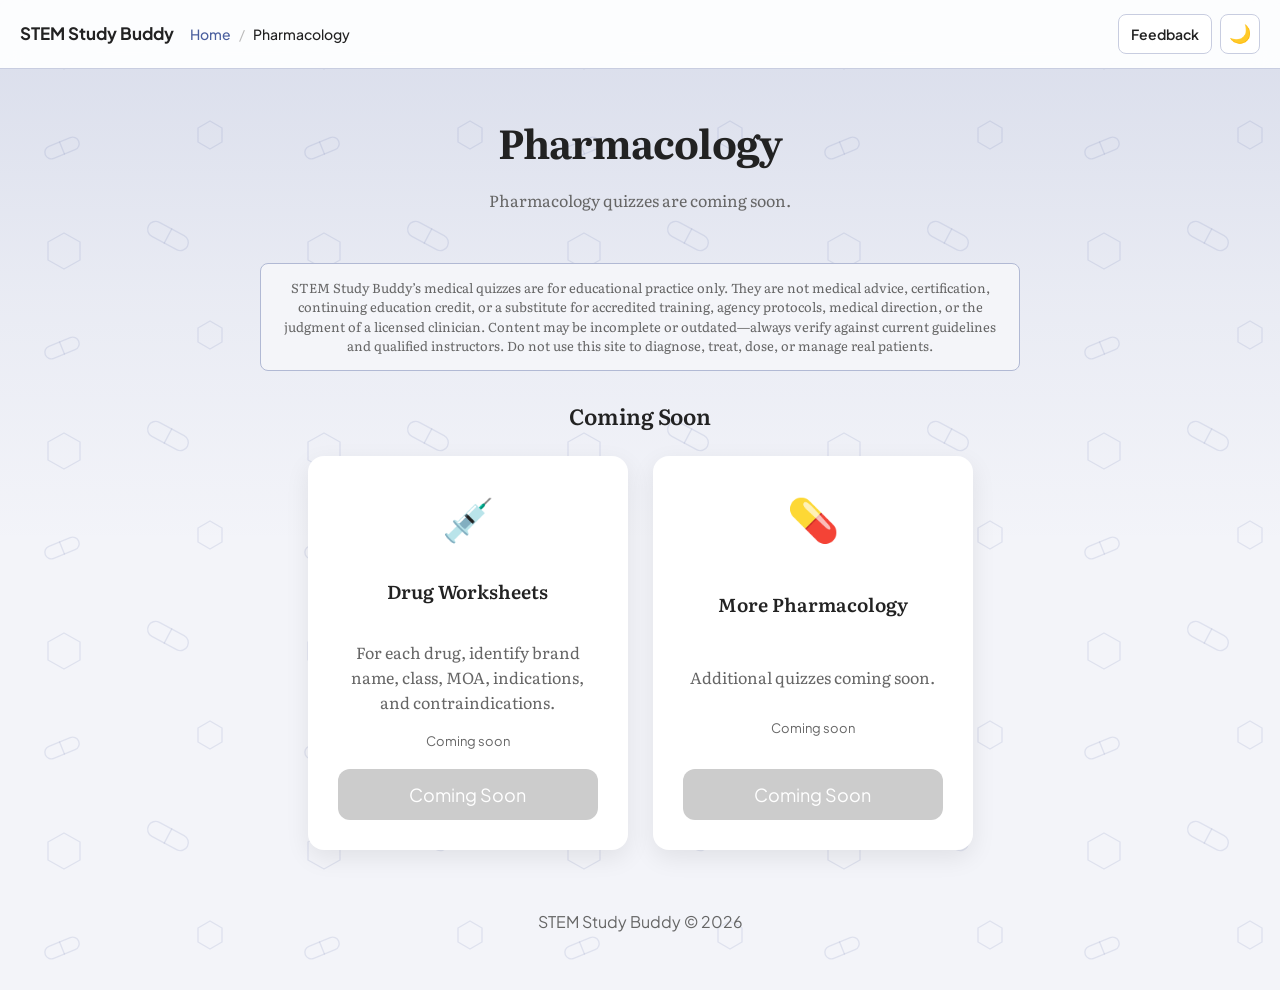
<file: pharmacology.html>
<!DOCTYPE html>

<html lang="en">
  <head>
    <!-- Google tag (gtag.js) -->
    <script
      async
      src="https://www.googletagmanager.com/gtag/js?id=G-T3NE3G0PNN"
    ></script>
    <script>
      window.dataLayer = window.dataLayer || [];
      function gtag() {
        dataLayer.push(arguments);
      }
      gtag("js", new Date());

      gtag("config", "G-T3NE3G0PNN");
    </script>
    <meta charset="UTF-8" />

    <meta name="viewport" content="width=device-width, initial-scale=1.0" />

    <meta
      name="description"
      content="Pharmacology quizzes on drug classes, mechanisms, and clinical uses. Practice with STEM Study Buddy."
    />

    <title>Pharmacology | STEM Study Buddy</title>
    <link rel="icon" href="images/favicons/pharmacology.svg" />
    <script src="js/theme.js"></script>
    <link rel="stylesheet" href="css/styles.css" />
    <link rel="preconnect" href="https://fonts.googleapis.com" />
    <link rel="preconnect" href="https://fonts.gstatic.com" crossorigin />
    <link
      href="https://fonts.googleapis.com/css2?family=Literata:opsz,wght@7..72,400;7..72,500;7..72,600;7..72,700&family=Plus+Jakarta+Sans:wght@400;500;600;700&display=swap"
      rel="stylesheet"
      media="print"
      onload="this.media='all'"
    />
    <noscript>
      <link
        href="https://fonts.googleapis.com/css2?family=Literata:opsz,wght@7..72,400;7..72,500;7..72,600;7..72,700&family=Plus+Jakarta+Sans:wght@400;500;600;700&display=swap"
        rel="stylesheet"
      />
    </noscript>
  </head>

  <body
    class="subject-pharmacology"
    data-page="subject"
    data-subject="pharmacology"
  >
    <div class="container">
      <header class="hero">
        <h1>Pharmacology</h1>

        <p>Pharmacology quizzes are coming soon.</p>
      </header>

      <div id="recent-quizzes" class="recent-section hidden"></div>

      <div id="quiz-catalog"></div>

      <footer>
          <p class="site-footer-brand">STEM Study Buddy © 2026</p>
      </footer>
    </div>

    <script src="js/nav.js"></script>
    <script src="js/catalog-utils.js"></script>
    <script src="js/subject.js"></script>
  </body>
</html>
</file>
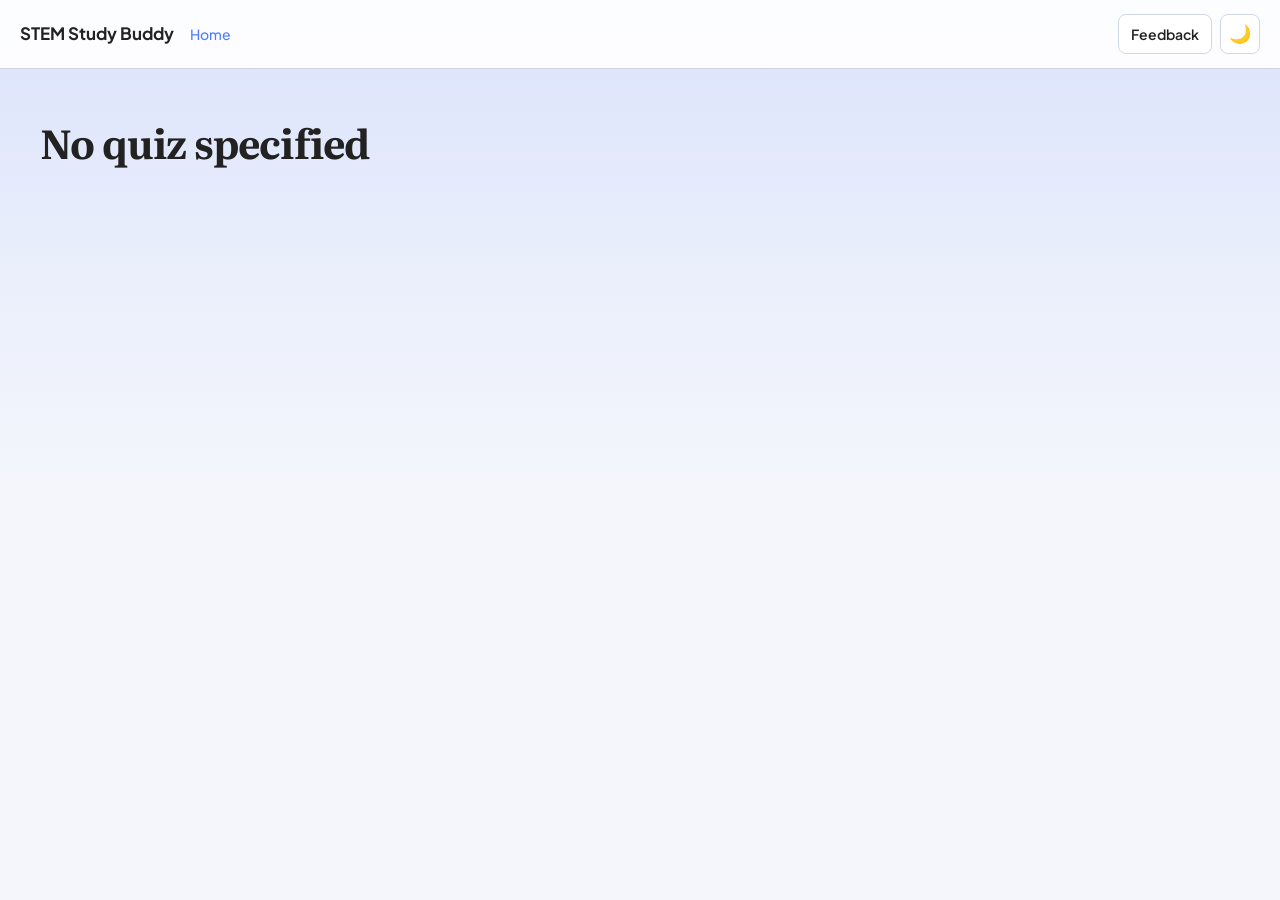
<file: quiz.html>
<!DOCTYPE html>

<html lang="en">
  <head>
    <!-- Google tag (gtag.js) -->
    <script
      async
      src="https://www.googletagmanager.com/gtag/js?id=G-T3NE3G0PNN"
    ></script>
    <script>
      window.dataLayer = window.dataLayer || [];
      function gtag() {
        dataLayer.push(arguments);
      }
      gtag("js", new Date());

      gtag("config", "G-T3NE3G0PNN");
    </script>
    <meta charset="UTF-8" />

    <meta name="viewport" content="width=device-width, initial-scale=1.0" />

    <meta
      name="description"
      content="Interactive STEM quizzes with practice and exam modes. Get instant feedback and explanations as you learn."
    />

    <title id="tabTitle">Quiz</title>

    <link id="favicon" rel="icon" type="image/svg+xml" />

    <script src="js/theme.js"></script>
    <link rel="stylesheet" href="css/styles.css" />
    <link rel="preconnect" href="https://fonts.googleapis.com" />
    <link rel="preconnect" href="https://fonts.gstatic.com" crossorigin />
    <link
      href="https://fonts.googleapis.com/css2?family=Literata:opsz,wght@7..72,400;7..72,500;7..72,600;7..72,700&family=Plus+Jakarta+Sans:wght@400;500;600;700&family=Source+Serif+4:opsz,wght@8..60,400;8..60,600&display=swap"
      rel="stylesheet"
      media="print"
      onload="this.media='all'"
    />
    <noscript>
      <link
        href="https://fonts.googleapis.com/css2?family=Literata:opsz,wght@7..72,400;7..72,500;7..72,600;7..72,700&family=Plus+Jakarta+Sans:wght@400;500;600;700&family=Source+Serif+4:opsz,wght@8..60,400;8..60,600&display=swap"
        rel="stylesheet"
      />
    </noscript>
  </head>

  <body data-page="quiz">
    <div class="container">
      <div id="loading-screen">
        <div class="science-loader">
          <div class="loader-ring"></div>

          <div class="science-emoji">🧪</div>
        </div>

        <p class="loading-text">Preparing quiz...</p>
      </div>

      <div id="quiz-error" class="load-error hidden">
        <h2>Couldn't load quiz</h2>
        <p id="quiz-error-message"></p>
        <a id="quiz-error-back" class="btn btn-small nav-link">Back to subject</a>
      </div>

      <div id="mode-screen" class="mode-screen hidden">
        <h2>Choose a mode</h2>

        <p class="mode-intro">Pick how you want to study this quiz.</p>

        <div class="mode-options">
          <button class="mode-card" data-mode="practice">
            <strong>Practice</strong>
            <span>Immediate feedback, explanations, and skip.</span>
          </button>

          <button class="mode-card" data-mode="exam">
            <strong>Exam</strong>
            <span>No hints or skip — results at the end.</span>
          </button>
        </div>

        <div id="skill-picker" class="skill-picker hidden">
          <h3>Which questions do you want?</h3>
          <p class="skill-picker-intro">
            Check one or more question types — or keep all selected for a mix.
          </p>
          <div id="skill-options" class="skill-options"></div>
          <p id="skill-picker-error" class="skill-picker-error hidden">
            Pick at least one drill.
          </p>
        </div>
      </div>

      <div id="quiz-content" class="hidden">
        <h1 id="quizHeader">Quiz</h1>

        <p id="mode-badge" class="mode-badge hidden"></p>

        <p id="question-progress" class="question-progress"></p>

        <div class="progress-container">
          <div id="progress-bar"></div>
        </div>

        <div class="instruction-container">
          <div id="instruction-text"></div>
        </div>

        <div id="reference-panel" class="reference-panel hidden">
          <div class="reference-panel-header">
            <h3 id="reference-panel-title"></h3>
            <button
              type="button"
              id="reference-toggle"
              class="btn btn-small"
            ></button>
          </div>
          <p id="reference-panel-note" class="reference-panel-note"></p>
          <div id="reference-table-wrap" class="reference-table-wrap"></div>
        </div>

        <div class="question-area">
          <div id="prompt-container">
            <div id="prompt"></div>
          </div>

          <div id="interaction-area">
            <div id="draggable" class="answer" draggable="false"></div>
          </div>
        </div>

        <div id="categories" class="categories"></div>

        <div id="feedback" aria-live="polite" aria-atomic="true"></div>

        <div class="score">
          Score:
          <span id="score">0</span>
          /
          <span id="total">0</span>
        </div>

        <button id="continue-btn" class="btn btn-small" style="display: none">
          Continue
        </button>

        <button id="check-worksheet-btn" class="btn btn-small" style="display: none">
          Check answers
        </button>

        <button id="skip-btn" class="btn btn-small" style="display: none">
          Skip
        </button>

        <div id="final-screen" style="display: none">
          <h2 id="final-heading" tabindex="-1">Quiz Complete!</h2>

          <p id="final-tier" class="final-tier"></p>

          <p id="final-score" class="final-score-display"></p>

          <p id="final-detail" class="final-detail"></p>

          <p id="final-hint" class="final-hint hidden"></p>

          <div class="final-actions">
            <button
              id="review-wrong-btn"
              class="btn btn-small btn-emphasis"
              style="display: none"
            >
              Review Wrong
            </button>

            <button
              id="review-skipped-btn"
              class="btn btn-small"
              style="display: none"
            >
              Review Skipped
            </button>

            <button id="retry-btn" class="btn btn-small">Retry Quiz</button>

            <a id="back-to-quizzes-btn" class="btn btn-small" href="index.html"
              >Back to Quizzes</a
            >
          </div>
        </div>

        <footer>
          <p class="site-footer-brand">STEM Study Buddy © 2026</p>
        </footer>
      </div>
    </div>

    <script src="js/nav.js"></script>
    <script src="js/catalog-utils.js"></script>
    <script src="js/stem-text.js"></script>
    <script src="js/ion-quiz.js"></script>
    <script src="js/quiz.js" defer></script>
  </body>
</html>
</file>
<file: css/styles.css>
/* =========================
ROOT THEME VARIABLES
Change colors here only
========================= */

:root {
  --primary: #4f7cff;
  --primary-light: #6aa0ff;

  --inactive: #ccccc8;
  --inactive-light: #f5f5f0;

  --bg: #f4f6fb;
  --card-bg: white;

  --text: #222;
  --text-light: #666;

  --border: #cfd7e6;

  --correct: #28c76f;
  --incorrect: #ff4d4f;

  --radius-lg: 16px;
  --radius-md: 12px;
  --radius-sm: 8px;

  --shadow-card: 0 8px 25px rgba(0, 0, 0, 0.08);
  --shadow-hover: 0 15px 35px rgba(0, 0, 0, 0.12);
  --shadow-btn: 0 4px 12px rgba(0, 0, 0, 0.15);

  --transition: 0.25s;

  --site-header-offset: 69px;
  --site-header-gap: 16px;

  --font-ui: "Plus Jakarta Sans", "Segoe UI", system-ui, sans-serif;
  --font-study: "Literata", "Iowan Old Style", "Palatino Linotype", Georgia, serif;
  --font-stem: "Source Serif 4", "Iowan Old Style", "Palatino Linotype", serif;

  --bg-hero-wash: rgba(79, 124, 255, 0.16);
  --bg-hero-wash-mid: rgba(79, 124, 255, 0.06);

  --progress-track: #d5dced;
  --progress-track-border: rgba(34, 34, 34, 0.1);
  --progress-fill-start: var(--primary);
  --progress-fill-end: var(--primary-light);
}

body.subject-biology {
  --primary: #2d9f6f;
  --primary-light: #47b888;

  --bg: #f2f9f6;

  --border: #c5ddd3;

  --bg-hero-wash: rgba(45, 159, 111, 0.18);
  --bg-hero-wash-mid: rgba(45, 159, 111, 0.07);

  --bio-cell-pattern: url("../images/backgrounds/bio-cells-light.svg");
  --bio-cell-size: 160px 160px;

  --progress-track: #b8d4c8;
  --progress-track-border: rgba(45, 159, 111, 0.28);
}

body.subject-chemistry {
  --primary: #7c5cbf;
  --primary-light: #9575d4;

  --bg: #f6f3fb;

  --border: #d4c8e8;

  --bg-hero-wash: rgba(124, 92, 191, 0.18);
  --bg-hero-wash-mid: rgba(124, 92, 191, 0.07);

  --chem-hex-pattern: url("../images/backgrounds/chem-hex-light.svg");
  --chem-hex-size: 56px 97px;

  --progress-track: #b9a6d6;
  --progress-track-border: rgba(124, 92, 191, 0.35);
}

body.subject-emt {
  --primary: #c45c4a;
  --primary-light: #d97866;

  --bg: #fbf4f2;

  --border: #e5cfc9;

  --bg-hero-wash: rgba(196, 92, 74, 0.16);
  --bg-hero-wash-mid: rgba(196, 92, 74, 0.06);

  --emt-ekg-pattern: url("../images/backgrounds/emt-ekg-light.svg");
  --emt-ekg-size: 280px 160px;

  --progress-track: #e0b8b0;
  --progress-track-border: rgba(196, 92, 74, 0.3);
}

body.subject-pharmacology {
  --primary: #4a5f9e;
  --primary-light: #6678b5;

  --bg: #f3f4f9;

  --border: #c8cde0;

  --bg-hero-wash: rgba(74, 95, 158, 0.16);
  --bg-hero-wash-mid: rgba(74, 95, 158, 0.06);

  --pharm-molecule-pattern: url("../images/backgrounds/pharm-molecules-light.svg");
  --pharm-molecule-size: 260px 200px;

  --progress-track: #b8bfd6;
  --progress-track-border: rgba(74, 95, 158, 0.3);
}

.subject-card--biology {
  --card-primary: #2d9f6f;
  --card-primary-light: #47b888;
}

.subject-card--chemistry {
  --card-primary: #7c5cbf;
  --card-primary-light: #9575d4;
}

.subject-card--emt {
  --card-primary: #c45c4a;
  --card-primary-light: #d97866;
}

.subject-card--pharmacology {
  --card-primary: #4a5f9e;
  --card-primary-light: #6678b5;
}

.subject-card--biology .btn,
.subject-card--biology .card-link {
  background: linear-gradient(
    135deg,
    var(--card-primary),
    var(--card-primary-light)
  );
}

.subject-card--chemistry .btn,
.subject-card--chemistry .card-link {
  background: linear-gradient(
    135deg,
    var(--card-primary),
    var(--card-primary-light)
  );
}

.subject-card--emt .btn,
.subject-card--emt .card-link {
  background: linear-gradient(
    135deg,
    var(--card-primary),
    var(--card-primary-light)
  );
}

.subject-card--pharmacology .btn,
.subject-card--pharmacology .card-link {
  background: linear-gradient(
    135deg,
    var(--card-primary),
    var(--card-primary-light)
  );
}

.subject-card .btn-disabled,
.subject-card .btn:disabled {
  background: #ccc;

  color: #fff;

  cursor: not-allowed;

  box-shadow: none;

  transform: none;
}

.subject-card .btn-disabled:hover,
.subject-card .btn:disabled:hover,
.subject-card .btn-disabled:active,
.subject-card .btn:disabled:active {
  transform: none;
}

/* =========================
BASE LAYOUT
========================= */

*,
*::before,
*::after {
  box-sizing: border-box;
}

html {
  -webkit-text-size-adjust: 100%;

  text-size-adjust: 100%;

  overflow-x: clip;
}

body {
  font-family: var(--font-ui);

  background:
    linear-gradient(
      180deg,
      var(--bg-hero-wash) 0%,
      var(--bg-hero-wash-mid) 30%,
      transparent 55%
    ),
    var(--bg);

  min-height: 100vh;

  margin: 0;

  padding: calc(var(--site-header-offset) + var(--site-header-gap)) 40px 40px;

  color: var(--text);

  font-size: 16px;

  line-height: 1.5;

  -webkit-font-smoothing: antialiased;
}

/* Subject ambience on catalog pages — quiz keeps hero wash only */
body[data-page="subject"].subject-biology {
  background:
    linear-gradient(
      180deg,
      var(--bg-hero-wash) 0%,
      var(--bg-hero-wash-mid) 30%,
      transparent 55%
    ),
    var(--bio-cell-pattern), var(--bg);

  background-size: auto, var(--bio-cell-size), auto;

  background-position:
    0 0,
    27px 19px,
    0 0;
}

body[data-page="subject"].subject-chemistry {
  background:
    linear-gradient(
      180deg,
      var(--bg-hero-wash) 0%,
      var(--bg-hero-wash-mid) 30%,
      transparent 55%
    ),
    var(--chem-hex-pattern), var(--bg);

  background-size: auto, var(--chem-hex-size), auto;
}

body[data-page="subject"].subject-emt {
  background:
    linear-gradient(
      180deg,
      var(--bg-hero-wash) 0%,
      var(--bg-hero-wash-mid) 30%,
      transparent 55%
    ),
    var(--emt-ekg-pattern), var(--bg);

  background-size: auto, var(--emt-ekg-size), auto;
}

body[data-page="subject"].subject-pharmacology {
  background:
    linear-gradient(
      180deg,
      var(--bg-hero-wash) 0%,
      var(--bg-hero-wash-mid) 30%,
      transparent 55%
    ),
    var(--pharm-molecule-pattern), var(--bg);

  background-size: auto, var(--pharm-molecule-size), auto;
}

.stem-text {
  font-family: var(--font-stem);

  letter-spacing: 0.01em;
}

.stem-text sub,
.stem-text sup {
  font-family: inherit;

  font-size: 0.65em;

  font-weight: 600;

  line-height: 1;
}

.stem-text sub {
  vertical-align: sub;
}

.stem-text sup {
  vertical-align: super;
}

#prompt.stem-text,
.draggable-text.stem-text,
.mc-option.stem-text {
  font-weight: 400;

  line-height: 1.55;
}

.feedback-main.stem-text,
.feedback-explanation.stem-text {
  line-height: 1.6;
}

.container {
  max-width: 1300px;

  margin: auto;

  padding: 0 20px;

  text-align: center;
}

/* =========================
SITE HEADER
========================= */

.site-header {
  position: fixed;

  top: 0;

  left: 0;

  z-index: 100;

  width: 100%;

  background: rgba(255, 255, 255, 0.92);

  border-bottom: 1px solid var(--border);

  backdrop-filter: blur(10px);
}

.site-header-inner {
  display: flex;

  align-items: center;

  justify-content: space-between;

  gap: 16px;

  max-width: 1300px;

  margin: 0 auto;

  padding: 14px 20px;
}

.site-logo {
  font-family: var(--font-ui);

  font-size: 17px;

  font-weight: 700;

  color: var(--text);

  text-decoration: none;

  white-space: nowrap;
}

.breadcrumbs {
  display: flex;

  align-items: center;

  flex: 1;

  flex-wrap: wrap;

  gap: 8px;

  font-family: var(--font-ui);

  font-size: 14px;

  color: var(--text-light);

  min-width: 0;
}

.site-header-actions {
  display: flex;

  flex-shrink: 0;

  align-items: center;

  gap: 8px;
}

.feedback-link,
.theme-toggle {
  flex-shrink: 0;

  display: flex;

  align-items: center;

  justify-content: center;

  height: 40px;

  background: var(--card-bg);

  border: 1px solid var(--border);

  border-radius: var(--radius-sm);

  transition: var(--transition);
}

.feedback-link {
  padding: 0 12px;

  font-family: var(--font-ui);

  font-size: 14px;

  font-weight: 600;

  color: var(--text);

  text-decoration: none;
}

.theme-toggle {
  width: 40px;

  padding: 0;

  font-size: 18px;

  line-height: 1;

  cursor: pointer;
}

.feedback-link:hover,
.theme-toggle:hover {
  border-color: var(--primary);
}

.breadcrumbs a {
  color: var(--primary);

  text-decoration: none;

  font-weight: 500;
}

.breadcrumbs a:hover {
  text-decoration: underline;
}

.breadcrumb-sep {
  color: #bbb;
}

.breadcrumb-current {
  color: var(--text);

  font-weight: 500;
}

/* =========================
FEEDBACK GUIDE
========================= */

.feedback-guide {
  max-width: 640px;

  margin: 0 auto 48px;

  padding: 28px 30px;

  text-align: left;

  background: var(--card-bg);

  border-radius: var(--radius-lg);

  box-shadow: var(--shadow-card);
}

.feedback-guide-section + .feedback-guide-section {
  margin-top: 28px;

  padding-top: 28px;

  border-top: 1px solid var(--border);
}

.feedback-guide h2 {
  margin: 0 0 12px;

  font-size: 20px;
}

.feedback-guide p,
.feedback-guide li {
  color: var(--text-light);

  line-height: 1.55;
}

.feedback-guide ol,
.feedback-guide ul {
  margin: 0;

  padding-left: 22px;
}

.feedback-guide li + li {
  margin-top: 8px;
}

.feedback-guide strong {
  color: var(--text);

  font-weight: 600;
}

.feedback-guide-actions {
  display: flex;

  flex-wrap: wrap;

  align-items: center;

  gap: 16px;

  margin-top: 18px;
}

.feedback-guide-actions .btn-small {
  margin-top: 0;

  text-decoration: none;
}

.feedback-guide-secondary {
  font-family: var(--font-ui);

  font-size: 15px;

  font-weight: 600;

  color: var(--primary);

  text-decoration: none;
}

.feedback-guide-secondary:hover {
  text-decoration: underline;
}

.section-title {
  margin: 0 0 24px;

  font-size: 22px;

  font-weight: 600;
}

.home-sections {
  display: flex;

  flex-direction: column;

  gap: 48px;

  margin-bottom: 24px;
}

.home-section-title {
  margin-bottom: 20px;
}

.home-section .subject-grid {
  margin-top: 0;
}

.medical-disclaimer,
.quiz-disclaimer {
  max-width: 760px;

  margin: 0 auto 28px;

  padding: 14px 18px;

  font-size: 13px;

  line-height: 1.5;

  color: var(--text-light);

  text-align: center;

  background: color-mix(in srgb, var(--primary) 6%, var(--card-bg));

  border: 1px solid color-mix(in srgb, var(--primary) 18%, var(--border));

  border-radius: var(--radius-sm);
}

.medical-disclaimer--compact,
.quiz-disclaimer--compact {
  margin: 16px auto 0;

  padding: 10px 14px;

  font-size: 12px;
}

.recent-section {
  margin-bottom: 36px;
}

.recent-list {
  display: flex;

  flex-wrap: wrap;

  justify-content: center;

  gap: 10px;
}

.recent-item {
  display: flex;

  flex-direction: column;

  gap: 2px;

  padding: 12px 16px;

  background: var(--card-bg);

  border: 1px solid var(--border);

  border-radius: var(--radius-md);

  text-decoration: none;

  box-shadow: var(--shadow-card);

  transition: var(--transition);
}

.recent-item:hover {
  border-color: var(--primary);

  transform: translateY(-2px);
}

.recent-item-title {
  font-size: 15px;

  font-weight: 600;

  color: var(--text);
}

.recent-item-meta {
  font-size: 12px;

  color: var(--text-light);
}

.quiz-controls {
  max-width: 720px;

  margin: 0 auto 32px;
}

.quiz-filter-wrap {
  margin-bottom: 20px;

  text-align: left;
}

.filter-label,
.search-label {
  display: block;

  margin-bottom: 8px;

  font-size: 14px;

  font-weight: 600;

  color: var(--text);
}

.quiz-filters {
  display: flex;

  flex-wrap: wrap;

  gap: 8px;
}

.quiz-filter-chip {
  padding: 8px 14px;

  font-family: var(--font-ui);

  font-size: 14px;

  font-weight: 500;

  line-height: 1.2;

  color: var(--text);

  background: var(--card-bg);

  border: 2px solid var(--border);

  border-radius: 999px;

  cursor: pointer;

  transition: var(--transition);
}

.quiz-filter-chip:hover {
  border-color: var(--primary);

  background: var(--inactive-light);
}

.quiz-filter-chip[data-course="bio100b"]:hover {
  border-color: #7c5cbf;

  background: color-mix(in srgb, #7c5cbf 16%, var(--card-bg));
}

.quiz-filter-chip--active {
  color: #fff;

  background: var(--primary);

  border-color: var(--primary);
}

.quiz-filter-chip--active:hover {
  color: #fff;

  background: var(--primary);

  border-color: var(--primary);
}

.quiz-filter-chip[data-course="bio100b"].quiz-filter-chip--active,
.quiz-filter-chip[data-course="bio100b"].quiz-filter-chip--active:hover {
  color: #fff;

  background: #7c5cbf;

  border-color: #7c5cbf;
}

[data-theme="dark"] .quiz-filter-chip[data-course="bio100b"].quiz-filter-chip--active,
[data-theme="dark"] .quiz-filter-chip[data-course="bio100b"].quiz-filter-chip--active:hover {
  color: #fff;

  background: #7c5cbf;

  border-color: #7c5cbf;
}

.quiz-search-wrap {
  text-align: left;
}

.quiz-search {
  width: 100%;

  padding: 12px 16px;

  font-family: var(--font-ui);

  font-size: 15px;

  border: 2px solid var(--border);

  border-radius: var(--radius-md);

  background: var(--card-bg);

  box-sizing: border-box;

  transition: var(--transition);
}

.quiz-search:focus {
  outline: none;

  border-color: var(--primary);
}

.quiz-card.hidden,
.quiz-unit.hidden {
  display: none;
}

.course-empty {
  max-width: 720px;

  margin: 0 auto;

  text-align: center;
}

.course-empty p {
  margin-top: 8px;
}

/* =========================
TYPOGRAPHY
========================= */

h1,
h2,
h3,
.section-title,
.quiz-unit-title,
.hero p,
.subject-card > p:not(.quiz-meta),
.medical-disclaimer,
.quiz-disclaimer,
.recent-item-title,
.recent-item-meta,
.mode-screen,
.mode-card,
.mode-badge,
#quizHeader,
.question-progress,
#instruction-text {
  font-family: var(--font-study);
}

h1 {
  font-size: 40px;

  font-weight: 700;

  letter-spacing: -0.02em;

  margin-bottom: 10px;
}

h2 {
  margin-top: 40px;

  font-weight: 600;

  letter-spacing: -0.01em;
}

h3 {
  font-weight: 600;
}

p {
  color: var(--text-light);

  line-height: 1.55;
}

.section-title,
.quiz-unit-title {
  font-weight: 600;
}

/* =========================
HERO
========================= */

.hero {
  margin-bottom: 50px;
}

/* =========================
SUBJECT GRID
========================= */

.subject-grid {
  display: flex;

  flex-wrap: wrap;

  justify-content: center;

  gap: 25px;

  margin-top: 30px;

  flex-grow: 1;
}

.quiz-unit .subject-grid {
  margin-top: 0;
}

.subject-card {
  background: var(--card-bg);

  padding: 30px;

  border-radius: var(--radius-lg);

  width: 100%;

  max-width: 320px;

  min-width: 0;

  box-shadow: var(--shadow-card);

  transition: var(--transition);

  display: flex;

  flex-direction: column;

  justify-content: space-between;
}

.subject-card:hover {
  transform: translateY(-6px);

  box-shadow: var(--shadow-hover);
}

.subject-icon {
  font-size: 42px;

  margin-bottom: 10px;
}

.subject-icon-img {
  display: block;

  width: 52px;

  height: 52px;

  margin: 0 auto;

  border-radius: 12px;

  object-fit: contain;
}

.quiz-meta {
  font-size: 13px;

  color: var(--text-light);

  margin: 0 0 18px;
}

.quiz-card--tagged {
  position: relative;

  padding-top: 46px;
}

.quiz-card-label--course {
  position: absolute;

  top: 12px;

  right: 12px;

  padding: 4px 10px;

  font-family: var(--font-ui);

  font-size: 12px;

  font-weight: 600;

  line-height: 1.2;

  color: var(--primary);

  background: color-mix(in srgb, var(--primary) 12%, var(--card-bg));

  border: 2px solid color-mix(in srgb, var(--primary) 45%, var(--border));

  border-radius: 999px;
}

.quiz-card[data-course="bio100b"] .quiz-card-label--course {
  color: #5c3d99;

  background: color-mix(in srgb, #7c5cbf 16%, var(--card-bg));

  border-color: color-mix(in srgb, #7c5cbf 55%, var(--border));
}

[data-theme="dark"] .quiz-card[data-course="bio100b"] .quiz-card-label--course {
  color: #e4d8fb;

  background: color-mix(in srgb, #7c5cbf 28%, var(--card-bg));

  border-color: color-mix(in srgb, #c4b0e8 50%, var(--border));
}

.quiz-unit {
  margin-bottom: 48px;

  text-align: center;
}

.quiz-unit-title {
  margin: 0 0 24px;

  font-size: 22px;

  font-weight: 600;

  color: var(--text);
}

.card-link,
.nav-link {
  display: inline-block;

  text-decoration: none;

  text-align: center;
}

a.card-link {
  box-sizing: border-box;
}

.nav-link {
  margin-top: 20px;
}

/* =========================
BUTTON SYSTEM
========================= */

.btn {
  background: linear-gradient(135deg, var(--primary), var(--primary-light));

  color: white;

  font-family: var(--font-ui);

  border: none;

  padding: 14px 26px;

  font-size: 18px;

  border-radius: var(--radius-md);

  cursor: pointer;

  box-shadow: var(--shadow-btn);

  transition: 0.2s;
}

.btn:hover {
  transform: scale(1.05);
}

.btn:active {
  transform: scale(0.95);
}

.btn-full {
  width: 100%;

  min-width: 0;

  box-sizing: border-box;
}

.btn-small {
  width: auto;

  font-size: 16px;

  padding: 10px 22px;

  margin-top: 20px;
}

.btn-small:disabled {
  background: linear-gradient(135deg, var(--inactive), var(--inactive-light));
  color: rgb(255, 255, 255);
  cursor: not-allowed;
  transform: none;
}

.btn-disabled,
.btn:disabled {
  background: #ccc;

  color: #fff;

  cursor: not-allowed;

  box-shadow: none;

  transform: none;
}

.btn-disabled:hover,
.btn:disabled:hover,
.btn-disabled:active,
.btn:disabled:active {
  transform: none;
}

/* =========================
QUIZ AREA
========================= */

.question-area {
  margin: 40px 0;

  display: flex;

  justify-content: center;

  width: 100%;

  min-width: 0;
}

/* NEW PROMPT CONTAINER */

#prompt-container {
  display: flex;

  justify-content: center;

  margin-bottom: 20px;

  align-items: center;

  justify-content: center;

  background: linear-gradient(135deg, var(--primary), var(--primary-light));

  color: white;

  padding: 24px;

  border-radius: var(--radius-lg);

  cursor: grab;

  min-height: 100px;

  max-width: 600px;

  width: 100%;

  margin: 0;

  box-shadow: var(--shadow-btn);

  transition: 0.2s;

  gap: 10px;
}

#prompt-container.prompt-static {
  min-height: 0;

  min-width: 0;

  cursor: default;

  padding: 18px 24px;
}

#prompt-container.prompt-static #prompt,
#prompt-container.prompt-static #prompt > * {
  min-width: 0;

  max-width: 100%;

  overflow-wrap: break-word;
}

#prompt-container.prompt-static #prompt {
  line-height: 1.45;
}

#prompt {
  display: flex;

  flex-direction: column;

  align-items: center;

  justify-content: center;

  gap: 12px;

  width: 100%;

  font-family: var(--font-study);

  font-size: 22px;

  font-weight: 600;

  text-align: center;

  max-width: 600px;
}

.instruction-container {
  display: flex;

  justify-content: center;
}

#instruction-text {
  font-size: 16px;

  font-weight: 500;

  text-align: center;

  max-width: 600px;
}

.reference-panel {
  max-width: 720px;

  margin: 18px auto 0;

  padding: 14px 16px 12px;

  background: var(--card-bg);

  border: 1px solid var(--border);

  border-radius: var(--radius-md);

  box-shadow: var(--shadow-card);
}

.reference-panel.hidden {
  display: none;
}

.reference-panel-header {
  display: flex;

  align-items: center;

  justify-content: space-between;

  gap: 12px;
}

.reference-panel-header h3 {
  margin: 0;

  font-size: 16px;

  line-height: 1.3;
}

.reference-panel-header .btn {
  flex-shrink: 0;
}

.reference-panel-note {
  margin: 8px 0 12px;

  font-size: 13px;

  line-height: 1.45;

  color: var(--text-light);
}

.reference-panel-note.hidden,
.reference-panel--collapsed .reference-panel-note,
.reference-panel--collapsed .reference-table-wrap {
  display: none;
}

.reference-table-wrap {
  overflow-x: auto;
}

.reference-table {
  width: 100%;

  border-collapse: collapse;

  font-size: 14px;
}

.reference-table th,
.reference-table td {
  padding: 8px 10px;

  text-align: left;

  vertical-align: top;

  border-bottom: 1px solid var(--border);
}

.reference-table th {
  font-weight: 600;

  white-space: nowrap;

  background: color-mix(in srgb, var(--primary) 8%, var(--card-bg));
}

.reference-table td:first-child {
  font-weight: 600;

  white-space: nowrap;
}

[data-theme="dark"] .reference-table th {
  background: color-mix(in srgb, var(--primary) 16%, var(--card-bg));
}

.draggable-text em,
.drag-sentence-text em,
.sentence-chip em,
.feedback-explanation em,
.feedback-detail em,
.quiz-feedback-list em,
#prompt em {
  font-style: italic;
}

.draggable-text {
  font-family: var(--font-study);

  font-size: 20px;

  font-weight: 600;

  line-height: 1.4;
}

#interaction-area {
  display: flex;

  justify-content: center;

  min-height: 110px;
}

.answer {
  display: flex;

  flex-direction: column;

  align-items: center;

  justify-content: center;

  background: linear-gradient(135deg, var(--primary), var(--primary-light));

  color: white;

  padding: 24px;

  border-radius: var(--radius-lg);

  cursor: grab;

  min-height: 50px;

  min-width: 150px;

  max-width: 600px;

  width: 100%;

  margin: 0;

  box-shadow: var(--shadow-btn);

  transition: 0.2s;

  gap: 10px;
}

.answer.dragging {
  opacity: 0.6;

  transform: scale(1.05);

  cursor: grabbing;
}

.answer.hidden {
  display: none;
}

.answer.static {
  cursor: default;

  background: var(--inactive-light);

  color: var(--text);

  box-shadow: var(--shadow-card);
}

.answer.static:hover {
  transform: none;
}

/* quiz media */

.quiz-image {
  max-width: 220px;

  border-radius: var(--radius-sm);

  background: white;

  padding: 6px;

  box-shadow: var(--shadow-card);
}

.quiz-image--plot {
  max-width: 460px;

  width: 100%;

  height: auto;
}

.quiz-image.quiz-image--specimen {
  max-width: 100%;

  width: 100%;

  height: auto;
}

.quiz-image.quiz-image--scaled {
  width: 70%;

  max-width: 100%;

  height: auto;

  padding: 0;

  background: transparent;

  box-shadow: none;
}

.quiz-image-caption {
  margin: 0;

  max-width: 520px;

  color: white;

  font-size: 13px;

  font-weight: 500;

  line-height: 1.4;
}

.image-instruction {
  font-size: 16px;

  opacity: 0.9;
}

/* =========================
CATEGORY ZONES
========================= */

.categories {
  display: flex;

  flex-wrap: wrap;

  justify-content: center;

  gap: 15px;

  margin-top: 30px;
}

.categories.locked {
  pointer-events: none;
}

.dropzone {
  padding: 20px;

  text-align: center;

  background: color-mix(in srgb, var(--primary) 8%, transparent);

  border: 2px dashed color-mix(in srgb, var(--primary) 50%, var(--border));

  border-radius: var(--radius-md);

  font-weight: 600;

  color: var(--text);

  transition: 0.2s;

  max-width: 160px;

  min-width: 140px;
}

.dropzone:hover {
  border-color: var(--primary);

  background: color-mix(in srgb, var(--primary) 15%, transparent);

  transform: scale(1.03);
}

.dropzone.dragover {
  border-color: var(--primary);

  background: color-mix(in srgb, var(--primary) 15%, transparent);

  transform: scale(1.05);

  box-shadow: 0 6px 18px rgba(0, 0, 0, 0.08);
}

.dropzone.correct {
  border-color: var(--correct);

  background: #eafff3;
}

.dropzone.incorrect {
  border-color: var(--incorrect);

  background: #ffecec;
}

/* =========================
PROGRESS
========================= */

.progress-container {
  width: 100%;

  height: 12px;

  background: var(--progress-track);

  border: 1px solid var(--progress-track-border);

  border-radius: 999px;

  overflow: hidden;

  margin-bottom: 30px;

  box-shadow: inset 0 1px 2px rgba(0, 0, 0, 0.08);
}

#progress-bar {
  height: 100%;

  width: 0%;

  background: linear-gradient(
    135deg,
    var(--progress-fill-start),
    var(--progress-fill-end)
  );

  box-shadow: 0 0 10px
    color-mix(in srgb, var(--progress-fill-end) 50%, transparent);

  transition: 0.5s;
}

/* =========================
FEEDBACK
========================= */

#feedback {
  margin-top: 20px;

  opacity: 0;

  transition: opacity 0.35s ease;

  min-height: 24px;
}

.feedback-panel {
  margin: 0 auto;

  max-width: 600px;

  padding: 18px 22px;

  text-align: left;

  background: var(--card-bg);

  border-radius: var(--radius-md);

  box-shadow: var(--shadow-card);
}

.feedback-panel--correct {
  background: linear-gradient(180deg, #f8fffb 0%, var(--card-bg) 100%);
}

.feedback-panel--incorrect {
  background: linear-gradient(180deg, #fffafa 0%, var(--card-bg) 100%);
}

.feedback-panel--skipped {
  background: linear-gradient(180deg, #f8f9fc 0%, var(--card-bg) 100%);
}

.feedback-main {
  margin: 0;

  font-family: var(--font-study);

  font-size: 17px;

  font-weight: 600;

  line-height: 1.4;

  color: var(--text);
}

.feedback-headline {
  display: block;
}

.feedback-panel--correct .feedback-headline {
  color: #22966a;
}

.feedback-panel--incorrect .feedback-headline {
  color: #c9484a;
}

.feedback-panel--skipped .feedback-headline {
  color: var(--text-light);
}

.feedback-detail {
  display: block;

  margin-top: 6px;

  font-size: 16px;

  font-weight: 500;

  color: var(--text);
}

.feedback-explanation {
  margin: 14px 0 0;

  padding-top: 14px;

  border-top: 1px solid var(--border);

  font-family: var(--font-study);

  font-size: 15px;

  font-weight: 400;

  line-height: 1.6;

  color: var(--text-light);
}

#feedback.show {
  opacity: 1;
}

.mode-screen {
  max-width: 720px;

  margin: 40px auto 0;

  padding: 32px 24px;

  background: var(--card-bg);

  border-radius: var(--radius-lg);

  box-shadow: var(--shadow-card);
}

.mode-screen h2 {
  margin-top: 0;
}

.mode-screen.hidden {
  display: none;
}

.mode-intro {
  margin-bottom: 24px;
}

.mode-options {
  display: grid;

  gap: 14px;
}

.mode-card {
  display: block;

  width: 100%;

  padding: 18px 20px;

  font-family: var(--font-study);

  text-align: left;

  background: white;

  border: 2px solid var(--border);

  border-radius: var(--radius-md);

  cursor: pointer;

  transition: var(--transition);

  box-shadow: var(--shadow-card);
}

.mode-card strong {
  display: block;

  margin-bottom: 6px;

  font-family: inherit;

  font-size: 17px;

  font-weight: 600;

  color: var(--text);
}

.mode-card span {
  font-family: inherit;

  font-size: 14px;

  line-height: 1.45;

  color: var(--text-light);
}

.skill-picker {
  margin-top: 28px;

  padding-top: 24px;

  border-top: 1px solid var(--border);
}

.skill-picker.hidden {
  display: none;
}

.skill-picker h3 {
  margin: 0 0 8px;

  font-size: 18px;
}

.skill-picker-intro {
  margin: 0 0 16px;

  font-size: 14px;

  line-height: 1.5;

  color: var(--text-light);
}

.skill-options {
  display: grid;

  gap: 12px;
}

@media (min-width: 720px) {
  .skill-options {
    grid-template-columns: 1fr 1fr;
  }
}

.skill-option {
  display: flex;

  align-items: flex-start;

  gap: 12px;

  padding: 16px 16px 14px;

  font-family: var(--font-study);

  font-size: 15px;

  background: white;

  border: 2px solid var(--border);

  border-radius: var(--radius-md);

  box-shadow: var(--shadow-card);

  cursor: pointer;

  touch-action: manipulation;

  transition:
    border-color 0.2s ease,
    background 0.2s ease,
    box-shadow 0.2s ease;
}

@media (hover: hover) and (pointer: fine) {
  .skill-option:hover,
  .mode-card:hover {
    border-color: var(--primary);

    transform: translateY(-2px);
  }
}

.skill-option--selected {
  border-color: var(--primary);

  background: #eef2ff;
}

.skill-option input[type="checkbox"] {
  appearance: none;

  -webkit-appearance: none;

  width: 22px;

  height: 22px;

  margin: 1px 0 0;

  flex-shrink: 0;

  border: 2px solid var(--border);

  border-radius: 6px;

  background-color: var(--card-bg, #fff);

  background-repeat: no-repeat;

  background-position: center;

  background-size: 14px;

  cursor: pointer;
}

.skill-option input[type="checkbox"]:checked {
  background-color: var(--primary);

  border-color: var(--primary);

  background-image: url("data:image/svg+xml,%3Csvg xmlns='http://www.w3.org/2000/svg' viewBox='0 0 16 16'%3E%3Cpath fill='none' stroke='%23fff' stroke-width='2.4' stroke-linecap='round' stroke-linejoin='round' d='M3.5 8.5 6.5 11.5 12.5 4.5'/%3E%3C/svg%3E");
}

.skill-option input[type="checkbox"]:focus-visible {
  outline: 2px solid var(--primary);

  outline-offset: 2px;
}

.skill-option-copy {
  display: flex;

  min-width: 0;

  flex: 1;

  flex-direction: column;

  align-items: flex-start;

  gap: 10px;

  text-align: left;
}

.skill-option-copy strong {
  font-size: 15px;

  font-weight: 600;

  line-height: 1.35;

  color: var(--text);
}

.skill-option-example {
  display: flex;

  align-items: stretch;

  gap: 10px;
}

.skill-example-chip {
  display: flex;

  min-width: 0;

  flex: 1;

  flex-direction: column;

  gap: 4px;
}

.skill-example-caption {
  font-family: var(--font-ui);

  font-size: 11px;

  font-weight: 600;

  letter-spacing: 0.04em;

  text-transform: uppercase;

  color: var(--text-light);
}

.skill-example-prompt,
.skill-example-answer {
  display: inline-flex;

  align-items: center;

  justify-content: center;

  min-width: 0;

  min-height: 32px;

  padding: 4px 8px;

  font-size: 13px;

  line-height: 1.3;

  text-align: center;

  border-radius: 8px;
}

.skill-example-prompt {
  width: 100%;

  color: var(--text);

  background: color-mix(in srgb, var(--border) 55%, white);

  border: 1px dashed var(--border);
}

.skill-example-answer {
  width: 100%;

  font-weight: 600;

  color: var(--primary);

  background: white;

  border: 1px solid color-mix(in srgb, var(--primary) 35%, var(--border));
}

.skill-picker-error {
  margin: 12px 0 0;

  font-size: 14px;

  color: var(--incorrect);
}

.skill-picker-error.hidden {
  display: none;
}

.categories.categories--fill-in {
  display: block;

  max-width: 520px;

  margin: 0 auto;
}

.fill-in-form {
  margin-top: 8px;
}

.fill-in-input {
  width: 100%;

  padding: 16px 18px;

  font-family: var(--font-study);

  font-size: 20px;

  text-align: center;

  background: white;

  border: 2px solid var(--border);

  border-radius: var(--radius-md);

  box-sizing: border-box;
}

.fill-in-input:focus {
  outline: none;

  border-color: var(--primary);
}

.fill-in-input.correct {
  border-color: var(--correct);

  background: #eafff3;
}

.fill-in-input.incorrect {
  border-color: var(--incorrect);

  background: #ffecec;
}

.mode-badge {
  display: inline-block;

  margin: 0 0 8px;

  padding: 6px 12px;

  font-size: 13px;

  font-weight: 500;

  color: var(--primary);

  background: #eef2ff;

  border-radius: 999px;
}

.mode-badge.hidden,
.hidden {
  display: none;
}

.question-progress {
  margin: 0 0 12px;

  font-size: 15px;

  font-weight: 600;

  color: var(--text);
}

.final-actions {
  display: flex;

  flex-wrap: wrap;

  justify-content: center;

  align-items: center;

  gap: 12px;

  margin-top: 20px;
}

.final-actions .btn {
  margin-top: 0;

  text-decoration: none;

  text-align: center;
}

/* =========================
SCORE
========================= */

.score {
  margin-top: 15px;

  font-size: 18px;

  font-weight: 600;
}

/* =========================
FINAL SCREEN
========================= */

#final-screen {
  margin-top: 40px;
}

#final-screen h2 {
  font-size: 28px;

  outline: none;
}

.final-tier {
  margin: 12px 0 0;

  font-size: 17px;

  font-weight: 500;

  color: var(--text);
}

.final-score-display {
  margin: 16px 0 0;

  font-size: 48px;

  font-weight: 700;

  line-height: 1;

  color: var(--primary);
}

.final-detail {
  margin: 10px 0 0;

  font-size: 16px;

  color: var(--text-light);
}

.final-hint {
  margin: 16px auto 0;

  max-width: 420px;

  font-size: 14px;

  line-height: 1.5;

  color: var(--text-light);
}

.btn-emphasis {
  box-shadow: 0 4px 16px rgba(0, 0, 0, 0.12);
}

/* =========================
FOOTER
========================= */

footer {
  margin-top: 60px;

  color: #777;
}

/* =========================
MOBILE
========================= */

@media (max-width: 600px) {
  body {
    padding: calc(var(--site-header-offset) + var(--site-header-gap)) 16px 20px;
  }

  .container {
    padding-inline: 0;
  }

  .site-header-inner {
    display: grid;

    grid-template-columns: minmax(0, 1fr) auto;

    grid-template-areas:
      "logo actions"
      "crumbs crumbs";

    align-items: center;

    gap: 8px 12px;

    padding: 10px 16px;
  }

  .site-logo {
    grid-area: logo;

    font-size: 15px;
  }

  .site-header-actions {
    grid-area: actions;
  }

  .breadcrumbs {
    grid-area: crumbs;

    font-size: 13px;
  }

  h1,
  #quizHeader {
    font-size: 22px;
  }

  .mode-screen h2 {
    margin-top: 0;

    font-size: 22px;
  }

  #prompt {
    font-size: 18px;
  }

  #prompt-container,
  #prompt-container.prompt-static {
    padding: 14px 16px;
  }

  #instruction-text {
    font-size: 14px;
  }

  .mode-screen {
    margin-top: 16px;

    padding: 20px 16px;
  }

  .skill-picker {
    margin-top: 20px;

    padding-top: 18px;
  }

  .skill-option {
    padding: 12px;
  }

  .skill-option-copy {
    width: 100%;
  }

  .skill-option-copy strong {
    font-size: 14px;
  }

  .skill-option-example {
    flex-direction: column;

    width: 100%;

    gap: 8px;
  }

  .fill-in-input {
    font-size: 16px;

    padding: 12px 14px;
  }

  .mc-option {
    font-size: 16px;

    padding: 14px;
  }

  .answer {
    font-size: 18px;

    padding: 18px;

    min-height: 90px;
  }

  .quiz-image {
    max-width: 180px;
  }

  .quiz-image--plot {
    max-width: 100%;
  }

  .btn {
    font-size: 16px;

    padding: 12px;
  }

  .categories {
    gap: 10px;
  }

  .dropzone {
    min-width: 120px;

    padding: 16px;
  }
}

.dropzone.dragover {
  border-color: var(--primary);

  background: color-mix(in srgb, var(--primary) 15%, transparent);

  transform: scale(1.06);

  box-shadow: 0 10px 22px rgba(79, 124, 255, 0.25);
}

.mc-option {
  display: block;

  width: 100%;

  max-width: 520px;

  margin: 10px auto;

  padding: 18px;

  font-family: var(--font-study);

  font-size: 18px;

  font-weight: 500;

  background: white;

  border: 2px solid var(--border);

  border-radius: var(--radius-md);

  cursor: pointer;

  transition: 0.2s;

  box-shadow: var(--shadow-card);
}

.mc-option:hover {
  border-color: var(--primary);

  background: #eef2ff;

  transform: scale(1.03);
}

.mc-option.correct {
  border-color: var(--correct);

  background: #eafff3;
}

.mc-option.incorrect {
  border-color: var(--incorrect);

  background: #ffecec;
}

.categories.categories--true-false {
  flex-wrap: nowrap;

  max-width: 520px;

  margin-right: auto;

  margin-left: auto;
}

.categories.categories--true-false .mc-option {
  flex: 1 1 0;

  width: auto;

  max-width: none;

  margin: 0;
}

.categories.categories--worksheet {
  display: block;

  max-width: 720px;

  margin: 24px auto 0;
}

.drug-worksheet {
  display: flex;

  flex-direction: column;

  gap: 18px;

  text-align: left;
}

.drug-worksheet-row {
  padding: 14px 16px;

  border: 1px solid transparent;

  border-radius: var(--radius-md);

  transition:
    background 0.2s ease,
    border-color 0.2s ease;
}

.drug-worksheet-row--correct {
  background: #eafff3;

  border-color: rgba(40, 199, 111, 0.35);
}

.drug-worksheet-row--incorrect {
  background: #fffafa;

  border-color: rgba(255, 77, 79, 0.35);
}

.drug-worksheet-label {
  margin-bottom: 10px;

  font-family: var(--font-study);

  font-size: 15px;

  font-weight: 600;

  color: var(--text);
}

.drug-worksheet-options {
  display: flex;

  flex-wrap: wrap;

  gap: 10px;
}

.drug-worksheet-option {
  width: auto;

  max-width: none;

  flex: 1 1 calc(50% - 10px);

  margin: 0;

  padding: 12px 14px;

  font-size: 15px;

  text-align: left;
}

.drug-worksheet-option.selected {
  border-color: var(--primary);

  background: color-mix(in srgb, var(--primary) 12%, white);

  box-shadow: 0 0 0 1px color-mix(in srgb, var(--primary) 35%, transparent);
}

.drug-worksheet-option.selected.correct,
.drug-worksheet-option.correct {
  border-color: var(--correct);

  background: #eafff3;

  box-shadow: none;
}

.drug-worksheet-option.selected.incorrect,
.drug-worksheet-option.incorrect {
  border-color: var(--incorrect);

  background: #ffecec;

  box-shadow: none;
}

.drug-worksheet-option:hover {
  transform: none;
}

/* =========================
DRAG SENTENCE
========================= */

.categories.categories--sentence {
  display: block;

  max-width: 760px;

  margin: 24px auto 0;
}

.net-ionic-choices {
  display: grid;

  grid-template-columns: 1fr 1fr;

  gap: 12px;

  margin-bottom: 18px;
}

.net-ionic-choice {
  padding: 14px 16px;

  font-family: var(--font-study);

  font-size: 16px;

  font-weight: 600;

  background: white;

  border: 2px solid var(--border);

  border-radius: var(--radius-md);

  box-shadow: var(--shadow-card);

  cursor: pointer;
}

.net-ionic-choice:hover {
  border-color: var(--primary);
}

.net-ionic-choice.selected {
  border-color: var(--primary);

  background: #eef2ff;
}

.net-ionic-choice.correct {
  border-color: var(--correct);

  background: #eafff3;
}

.net-ionic-choice.incorrect {
  border-color: var(--incorrect);

  background: #ffecec;
}

.net-ionic-builder.hidden {
  display: none;
}

.net-ionic-equation {
  display: flex;

  flex-wrap: wrap;

  align-items: center;

  justify-content: center;

  gap: 10px 16px;

  margin-bottom: 18px;
}

.net-ionic-side {
  display: flex;

  flex-wrap: wrap;

  align-items: center;

  gap: 8px;

  min-height: 52px;
}

.net-ionic-term {
  display: flex;

  align-items: center;

  gap: 4px;
}

.net-ionic-plus {
  color: var(--text-light);

  padding: 0 2px;
}

.net-ionic-plus.hidden {
  display: none;
}

.net-ionic-coeff {
  min-width: 1.2em;

  height: 1.7em;

  padding: 0;

  border: 0;

  background: transparent;

  color: transparent;

  font-family: var(--font-study);

  font-size: 16px;

  font-weight: 700;

  cursor: pointer;
}

.net-ionic-coeff:hover,
.net-ionic-coeff:focus-visible {
  color: var(--text-light);
}

.net-ionic-coeff--active {
  color: var(--text);
}

.net-ionic-builder .sentence-bank {
  margin-bottom: 14px;
}

.net-ionic-actions {
  display: flex;

  flex-wrap: wrap;

  align-items: center;

  justify-content: center;

  gap: 10px;
}

.net-ionic-erase {
  appearance: none;

  display: inline-flex;

  align-items: center;

  gap: 6px;

  padding: 10px 14px;

  font-family: var(--font-ui);

  font-size: 13px;

  font-weight: 600;

  color: var(--text);

  background: var(--card-bg, #fff);

  border: 1px solid color-mix(in srgb, var(--incorrect) 35%, var(--border));

  border-radius: var(--radius-sm);

  box-shadow: var(--shadow-card);

  cursor: pointer;
}

.net-ionic-erase-glyph {
  font-size: 16px;

  line-height: 1;
}

.net-ionic-erase:hover {
  border-color: var(--incorrect);
}

.net-ionic-erase.selected {
  border-color: var(--incorrect);

  background: color-mix(in srgb, var(--incorrect) 12%, var(--card-bg, #fff));

  box-shadow: 0 0 0 3px rgba(229, 72, 77, 0.15);
}

.net-ionic-builder--erase .net-ionic-term {
  cursor: pointer;
}

.net-ionic-builder--erase .net-ionic-term:hover .sentence-blank {
  border-color: var(--incorrect);

  background: color-mix(in srgb, var(--incorrect) 14%, transparent);
}

.net-ionic-add {
  appearance: none;

  display: inline-flex;

  align-items: center;

  justify-content: center;

  padding: 10px 14px;

  font-family: var(--font-ui);

  font-size: 13px;

  font-weight: 600;

  color: var(--text);

  background: var(--card-bg, #fff);

  border: 1px solid var(--border);

  border-radius: var(--radius-sm);

  box-shadow: var(--shadow-card);

  cursor: pointer;
}

.net-ionic-add:hover {
  color: var(--primary);

  border-color: var(--primary);
}

@media (hover: none) {
  .net-ionic-coeff {
    color: color-mix(in srgb, var(--text-light) 50%, transparent);
  }
}

[data-theme="dark"] .net-ionic-choice {
  background: var(--card-bg);
}

[data-theme="dark"] .net-ionic-choice.selected,
[data-theme="dark"] .net-ionic-choice.selected:hover {
  background: color-mix(in srgb, var(--primary) 18%, var(--card-bg));

  border-color: var(--primary-light);
}

.drag-sentence {
  display: flex;

  flex-direction: column;

  gap: 22px;

  text-align: center;
}

.drag-sentence-line {
  display: flex;

  flex-wrap: wrap;

  align-items: center;

  justify-content: center;

  gap: 6px 8px;

  padding: 18px 20px;

  font-family: var(--font-study);

  font-size: 18px;

  font-weight: 500;

  line-height: 1.7;

  color: var(--text);

  background: color-mix(in srgb, var(--primary) 6%, transparent);

  border: 1px solid color-mix(in srgb, var(--primary) 22%, var(--border));

  border-radius: var(--radius-md);
}

.drag-sentence-text {
  white-space: pre-wrap;
}

.drag-sentence-arrow {
  display: inline-flex;

  align-items: center;

  padding: 0 10px;

  font-size: 18px;

  font-weight: 600;

  line-height: 1;

  color: #000;

  user-select: none;
}

.sentence-blank {
  display: inline-flex;

  align-items: center;

  justify-content: center;

  min-width: 140px;

  min-height: 42px;

  padding: 4px 6px;

  vertical-align: middle;

  background: color-mix(in srgb, var(--card-bg, #fff) 88%, transparent);

  border: 2px dashed color-mix(in srgb, var(--primary) 45%, var(--border));

  border-radius: var(--radius-sm);

  transition:
    border-color 0.2s ease,
    background 0.2s ease,
    box-shadow 0.2s ease;
}

.sentence-blank:hover,
.sentence-blank:focus-visible {
  border-color: var(--primary);

  outline: none;
}

.sentence-blank--dragover {
  border-color: var(--primary);

  background: color-mix(in srgb, var(--primary) 14%, transparent);

  box-shadow: 0 0 0 2px color-mix(in srgb, var(--primary) 25%, transparent);
}

.sentence-blank--correct {
  border-style: solid;

  border-color: var(--correct);

  background: #eafff3;
}

.sentence-blank--incorrect {
  border-style: solid;

  border-color: var(--incorrect);

  background: #ffecec;
}

.categories.categories--table {
  display: block;

  width: 100%;

  max-width: 980px;
}

.drag-table {
  display: flex;

  flex-direction: column;

  gap: 18px;
}

.drag-table-scroll {
  overflow-x: auto;
}

.drag-table-grid {
  width: 100%;

  min-width: 960px;

  border-collapse: separate;

  border-spacing: 8px;
}

.drag-table-grid th {
  font-family: var(--font-study);

  font-size: 14px;

  font-weight: 700;

  line-height: 1.3;

  text-align: left;

  color: var(--text);
}

.drag-table-grid td {
  vertical-align: top;
}

.drag-table-group {
  display: flex;

  flex-direction: column;

  gap: 4px;

  min-width: 168px;

  padding: 8px 10px;

  background: color-mix(in srgb, var(--primary) 9%, transparent);

  border-radius: var(--radius-sm);
}

.drag-table-group-name,
.drag-table-group-note {
  display: block;
}

.drag-table-group-name {
  font-size: 15px;
}

.drag-table-group-note {
  font-size: 13px;

  font-weight: 500;

  line-height: 1.35;

  color: color-mix(in srgb, var(--text) 76%, transparent);
}

.drag-table .sentence-blank {
  display: flex;

  width: 100%;

  min-width: 0;

  box-sizing: border-box;
}

.drag-table .sentence-chip {
  white-space: normal;

  overflow-wrap: anywhere;
}

@media (max-width: 900px) {
  .categories.categories--table {
    min-width: 0;

    max-width: 100%;
  }

  .drag-table-scroll {
    overflow: visible;
  }

  .drag-table-grid,
  .drag-table-grid thead,
  .drag-table-grid tbody,
  .drag-table-grid tr,
  .drag-table-grid th,
  .drag-table-grid td {
    display: block;

    width: 100%;

    min-width: 0;
  }

  .drag-table-grid {
    border-spacing: 0;
  }

  .drag-table-grid thead {
    display: none;
  }

  .drag-table-grid tbody {
    display: flex;

    flex-direction: column;

    gap: 12px;
  }

  .drag-table-grid tr {
    display: flex;

    flex-direction: column;

    gap: 10px;

    padding: 12px;

    background: var(--card-bg);

    border: 1px solid var(--border);

    border-radius: var(--radius-md);
  }

  .drag-table-group {
    min-width: 0;
  }

  .drag-table-grid td::before {
    content: attr(data-column);

    display: block;

    margin-bottom: 6px;

    font-family: var(--font-study);

    font-size: 13px;

    font-weight: 700;

    line-height: 1.3;

    color: var(--text);
  }

  .drag-table .sentence-blank {
    width: 100%;

    min-width: 0;

    min-height: 48px;
  }

  .drag-table .sentence-bank {
    position: sticky;

    top: var(--site-header-offset);

    z-index: 4;

    order: -1;

    align-items: stretch;

    max-height: 34vh;

    margin: 0;

    padding: 10px;

    overflow-x: hidden;

    overflow-y: auto;

    overscroll-behavior: contain;

    -webkit-overflow-scrolling: touch;

    background: var(--bg);

    border: 1px solid var(--border);

    border-radius: var(--radius-md);

    box-shadow: var(--shadow-card);
  }

  .drag-table .sentence-bank .sentence-chip {
    flex: 1 1 auto;

    width: 100%;

    max-width: 100%;

    min-width: 0;

    min-height: 44px;
  }
}

@media (max-width: 600px) {
  .drag-table .sentence-bank {
    top: 88px;
  }
}

.sentence-bank {
  display: flex;

  flex-wrap: wrap;

  gap: 10px;

  justify-content: center;
}

.sentence-chip {
  appearance: none;

  display: inline-flex;

  align-items: center;

  justify-content: center;

  max-width: 100%;

  padding: 10px 14px;

  font-family: var(--font-study);

  font-size: 15px;

  font-weight: 600;

  line-height: 1.3;

  color: var(--text);

  text-align: center;

  cursor: grab;

  background: var(--card-bg, #fff);

  border: 1px solid color-mix(in srgb, var(--primary) 35%, var(--border));

  border-radius: var(--radius-sm);

  box-shadow: var(--shadow-card);

  transition:
    transform 0.15s ease,
    border-color 0.15s ease,
    background 0.15s ease,
    box-shadow 0.15s ease;
}

.sentence-chip:hover {
  border-color: var(--primary);

  transform: translateY(-1px);
}

.sentence-chip:focus-visible {
  outline: 2px solid var(--primary);

  outline-offset: 2px;
}

.sentence-chip--selected {
  border-color: var(--primary);

  background: color-mix(in srgb, var(--primary) 12%, white);

  box-shadow: 0 0 0 2px color-mix(in srgb, var(--primary) 30%, transparent);
}

.sentence-chip--dragging {
  opacity: 0.55;

  cursor: grabbing;
}

.sentence-chip--placed {
  width: 100%;

  cursor: pointer;

  box-shadow: none;
}

.sentence-blank .sentence-chip {
  border-style: solid;
}

@media (max-width: 640px) {
  .drag-sentence-line {
    font-size: 16px;

    padding: 14px 14px;
  }

  .sentence-blank {
    min-width: 120px;

    min-height: 38px;
  }

  .sentence-chip {
    font-size: 14px;

    padding: 9px 12px;
  }
}

[data-theme="dark"] .drag-sentence-line {
  background: color-mix(in srgb, var(--primary-light) 10%, transparent);

  border-color: color-mix(in srgb, var(--primary-light) 35%, var(--border));
}

[data-theme="dark"] .drag-sentence-arrow {
  color: #fff;
}

[data-theme="dark"] .sentence-blank {
  background: color-mix(in srgb, var(--card-bg) 70%, transparent);

  border-color: color-mix(in srgb, var(--primary-light) 45%, var(--border));
}

[data-theme="dark"] .sentence-blank--dragover {
  background: color-mix(in srgb, var(--primary-light) 18%, transparent);
}

[data-theme="dark"] .sentence-blank--correct {
  background: color-mix(in srgb, var(--correct) 14%, transparent);

  border-color: color-mix(in srgb, var(--correct) 45%, var(--border));
}

[data-theme="dark"] .sentence-blank--incorrect {
  background: color-mix(in srgb, var(--incorrect) 12%, transparent);

  border-color: color-mix(in srgb, var(--incorrect) 45%, var(--border));
}

[data-theme="dark"] .sentence-chip {
  background: var(--card-bg);

  border-color: color-mix(in srgb, var(--primary-light) 40%, var(--border));
}

[data-theme="dark"] .sentence-chip--selected {
  background: color-mix(in srgb, var(--primary) 22%, var(--card-bg));
}

.categories--select-all {
  display: block;

  width: 100%;

  max-width: 860px;

  margin-right: auto;

  margin-left: auto;
}

.select-all-status {
  margin: 0 0 14px;

  font-family: var(--font-ui);

  font-size: 14px;

  font-weight: 600;

  color: var(--text-light);
}

.select-all-chip {
  cursor: pointer;
}

.select-all-chip--correct {
  border-color: var(--correct);

  background: #eafff3;
}

.select-all-chip--incorrect {
  border-color: var(--incorrect);

  background: #ffecec;
}

.select-all-chip--missed {
  border-style: dashed;

  border-color: var(--correct);

  background: color-mix(in srgb, var(--correct) 12%, var(--card-bg));
}

[data-theme="dark"] .select-all-chip--correct {
  background: color-mix(in srgb, var(--correct) 18%, var(--card-bg));
}

[data-theme="dark"] .select-all-chip--incorrect {
  background: color-mix(in srgb, var(--incorrect) 16%, var(--card-bg));
}

[data-theme="dark"] .select-all-chip--missed {
  background: color-mix(in srgb, var(--correct) 12%, var(--card-bg));
}

.quiz-feedback-list {
  margin: 14px 0 0;

  padding: 0 0 0 20px;

  font-family: var(--font-study);

  color: var(--text);

  line-height: 1.55;

  text-align: left;
}

/* =========================
SCIENCE LOADING SCREEN
========================= */

#loading-screen {
  position: fixed;

  top: 0;

  left: 0;

  width: 100%;

  height: 100%;

  background: var(--bg);

  display: flex;

  flex-direction: column;

  align-items: center;

  justify-content: center;

  z-index: 999;

  transition: 0.45s ease;
}

/* fade out */

#loading-screen.hidden {
  opacity: 0;

  pointer-events: none;
}

/* loader container */

.science-loader {
  position: relative;

  width: 90px;

  height: 90px;

  margin-bottom: 25px;

  display: flex;

  align-items: center;

  justify-content: center;
}

/* spinner ring */

.loader-ring {
  position: absolute;

  width: 90px;

  height: 90px;

  border-radius: 50%;

  border: 6px solid #e2e6f3;

  border-top: 6px solid var(--primary);

  border-right: 6px solid var(--primary-light);

  animation: spin 1.4s linear infinite;

  box-shadow:
    0 0 18px rgba(79, 124, 255, 0.15),
    inset 0 0 12px rgba(79, 124, 255, 0.08);
}

/* center emoji */

.science-emoji {
  font-size: 40px;

  z-index: 2;

  animation:
    float 1.8s ease-in-out infinite,
    glow 2s ease-in-out infinite;
}

/* loading text */

.loading-text {
  font-size: 18px;

  color: var(--text-light);

  font-weight: 500;

  letter-spacing: 0.3px;

  animation: fadePulse 2.2s ease-in-out infinite;
}

/* =========================
ANIMATIONS
========================= */

@keyframes spin {
  to {
    transform: rotate(360deg);
  }
}

/* gentle float */

@keyframes float {
  0% {
    transform: translateY(0px);
  }

  50% {
    transform: translateY(-7px);
  }

  100% {
    transform: translateY(0px);
  }
}

/* glow pulse */

@keyframes glow {
  0% {
    transform: scale(0.95);

    text-shadow: 0 0 0px transparent;
  }

  50% {
    transform: scale(1.12);

    text-shadow:
      0 0 22px rgba(79, 124, 255, 0.55),
      0 0 42px rgba(79, 124, 255, 0.25);
  }

  100% {
    transform: scale(0.95);

    text-shadow: 0 0 0px transparent;
  }
}

/* text breathing */

@keyframes fadePulse {
  0% {
    opacity: 0.5;
  }

  50% {
    opacity: 1;
  }

  100% {
    opacity: 0.5;
  }
}

/* =========================
FOCUS & MOTION
========================= */

.btn:focus-visible,
.card-link:focus-visible,
.nav-link:focus-visible,
.mc-option:focus-visible,
.mode-card:focus-visible,
.quiz-filter-chip:focus-visible,
.quiz-search:focus-visible,
.recent-item:focus-visible,
.feedback-link:focus-visible,
.theme-toggle:focus-visible,
.dropzone:focus-visible {
  outline: 2px solid var(--primary);

  outline-offset: 2px;
}

.btn:focus:not(:focus-visible),
.mc-option:focus:not(:focus-visible),
.mode-card:focus:not(:focus-visible),
.theme-toggle:focus:not(:focus-visible) {
  outline: none;
}

@media (prefers-reduced-motion: reduce) {
  *,
  *::before,
  *::after {
    animation-duration: 0.01ms !important;

    animation-iteration-count: 1 !important;

    transition-duration: 0.01ms !important;

    scroll-behavior: auto !important;
  }
}

/* =========================
DARK MODE
========================= */

[data-theme="dark"] {
  color-scheme: dark;

  --inactive: #647088;
  --inactive-light: #4a5262;

  --bg: #313742;
  --card-bg: #3f4654;

  --text: #f4f5f7;
  --text-light: #c2c8d0;

  --border: #565f6f;

  --shadow-card: 0 8px 25px rgba(0, 0, 0, 0.28);
  --shadow-hover: 0 15px 35px rgba(0, 0, 0, 0.35);
  --shadow-btn: 0 4px 12px rgba(0, 0, 0, 0.32);

  --bg-hero-wash: rgba(79, 124, 255, 0.14);
  --bg-hero-wash-mid: rgba(79, 124, 255, 0.06);

  --progress-track: #4a5262;
  --progress-track-border: rgba(255, 255, 255, 0.14);
  --progress-fill-start: #6aa0ff;
  --progress-fill-end: #8cb8ff;
}

[data-theme="dark"] body.subject-biology {
  --bg: #2f3d38;

  --border: #4a6358;

  --bg-hero-wash: rgba(45, 159, 111, 0.14);
  --bg-hero-wash-mid: rgba(45, 159, 111, 0.06);

  --bio-cell-pattern: url("../images/backgrounds/bio-cells-dark.svg");

  --progress-track: #435851;
  --progress-track-border: rgba(71, 184, 136, 0.35);
  --progress-fill-start: #47b888;
  --progress-fill-end: #6fd4a8;
}

[data-theme="dark"] body.subject-chemistry {
  --bg: #383344;

  --border: #5a516c;

  --bg-hero-wash: rgba(124, 92, 191, 0.14);
  --bg-hero-wash-mid: rgba(124, 92, 191, 0.06);

  --chem-hex-pattern: url("../images/backgrounds/chem-hex-dark.svg");

  --progress-track: #4e465e;
  --progress-track-border: rgba(180, 152, 232, 0.4);
  --progress-fill-start: #b298e8;
  --progress-fill-end: #d0b8f8;
}

[data-theme="dark"] body.subject-emt {
  --bg: #3a302e;

  --border: #5c4a46;

  --bg-hero-wash: rgba(196, 92, 74, 0.14);
  --bg-hero-wash-mid: rgba(196, 92, 74, 0.06);

  --emt-ekg-pattern: url("../images/backgrounds/emt-ekg-dark.svg");

  --progress-track: #5a443f;
  --progress-track-border: rgba(232, 150, 136, 0.4);
  --progress-fill-start: #e89688;
  --progress-fill-end: #f0b4aa;
}

[data-theme="dark"] body.subject-pharmacology {
  --bg: #30343f;

  --border: #4a5060;

  --bg-hero-wash: rgba(74, 95, 158, 0.16);
  --bg-hero-wash-mid: rgba(74, 95, 158, 0.06);

  --pharm-molecule-pattern: url("../images/backgrounds/pharm-molecules-dark.svg");

  --progress-track: #424858;
  --progress-track-border: rgba(154, 168, 214, 0.4);
  --progress-fill-start: #8fa0d2;
  --progress-fill-end: #b0bce0;
}

[data-theme="dark"] body[data-page="subject"].subject-biology {
  background:
    linear-gradient(
      180deg,
      var(--bg-hero-wash) 0%,
      var(--bg-hero-wash-mid) 30%,
      transparent 55%
    ),
    var(--bio-cell-pattern), var(--bg);

  background-size: auto, var(--bio-cell-size), auto;

  background-position:
    0 0,
    27px 19px,
    0 0;
}

[data-theme="dark"] body[data-page="subject"].subject-chemistry {
  background:
    linear-gradient(
      180deg,
      var(--bg-hero-wash) 0%,
      var(--bg-hero-wash-mid) 30%,
      transparent 55%
    ),
    var(--chem-hex-pattern), var(--bg);

  background-size: auto, var(--chem-hex-size), auto;
}

[data-theme="dark"] body[data-page="subject"].subject-emt {
  background:
    linear-gradient(
      180deg,
      var(--bg-hero-wash) 0%,
      var(--bg-hero-wash-mid) 30%,
      transparent 55%
    ),
    var(--emt-ekg-pattern), var(--bg);

  background-size: auto, var(--emt-ekg-size), auto;
}

[data-theme="dark"] body[data-page="subject"].subject-pharmacology {
  background:
    linear-gradient(
      180deg,
      var(--bg-hero-wash) 0%,
      var(--bg-hero-wash-mid) 30%,
      transparent 55%
    ),
    var(--pharm-molecule-pattern), var(--bg);

  background-size: auto, var(--pharm-molecule-size), auto;
}

[data-theme="dark"] .site-header {
  background: rgba(63, 70, 84, 0.94);
}

[data-theme="dark"] .mode-card,
[data-theme="dark"] .recent-item,
[data-theme="dark"] .quiz-filter-chip,
[data-theme="dark"] .quiz-search,
[data-theme="dark"] .feedback-link,
[data-theme="dark"] .theme-toggle,
[data-theme="dark"] .mc-option,
[data-theme="dark"] .skill-option,
[data-theme="dark"] .fill-in-input {
  background: var(--card-bg);
}

[data-theme="dark"] .quiz-filter-chip--active,
[data-theme="dark"] .quiz-filter-chip--active:hover {
  color: #fff;

  background: var(--primary);

  border-color: var(--primary);
}

[data-theme="dark"] .mode-card:hover,
[data-theme="dark"] .mc-option:hover,
[data-theme="dark"] .skill-option:hover {
  background: var(--inactive-light);

  border-color: var(--primary-light);
}

[data-theme="dark"] .skill-option--selected,
[data-theme="dark"] .skill-option--selected:hover {
  background: color-mix(in srgb, var(--primary) 18%, var(--card-bg));

  border-color: var(--primary-light);
}

[data-theme="dark"] .skill-option input[type="checkbox"] {
  background-color: var(--card-bg);

  border-color: var(--border);
}

[data-theme="dark"] .skill-option input[type="checkbox"]:checked {
  background-color: var(--primary);

  border-color: var(--primary);
}
  background: var(--inactive-light);

  border-color: var(--border);
}

[data-theme="dark"] .skill-example-answer {
  background: var(--card-bg);

  color: var(--primary-light);
}

[data-theme="dark"] .drug-worksheet-row--correct {
  background: color-mix(in srgb, var(--correct) 14%, transparent);

  border-color: color-mix(in srgb, var(--correct) 40%, var(--border));
}

[data-theme="dark"] .drug-worksheet-row--incorrect {
  background: color-mix(in srgb, var(--incorrect) 12%, transparent);

  border-color: color-mix(in srgb, var(--incorrect) 40%, var(--border));
}

[data-theme="dark"] .drug-worksheet-option.selected {
  background: color-mix(in srgb, var(--primary) 22%, var(--card-bg));
}

[data-theme="dark"] .drug-worksheet-option.correct,
[data-theme="dark"] .drug-worksheet-option.selected.correct {
  background: color-mix(in srgb, var(--correct) 18%, var(--card-bg));
}

[data-theme="dark"] .drug-worksheet-option.incorrect,
[data-theme="dark"] .drug-worksheet-option.selected.incorrect {
  background: color-mix(in srgb, var(--incorrect) 16%, var(--card-bg));
}

[data-theme="dark"] .fill-in-input.correct {
  background: color-mix(in srgb, var(--correct) 18%, var(--card-bg));
}

[data-theme="dark"] .fill-in-input.incorrect {
  background: color-mix(in srgb, var(--incorrect) 16%, var(--card-bg));
}

[data-theme="dark"] .dropzone {
  background: color-mix(in srgb, var(--primary-light) 14%, transparent);

  border-color: color-mix(in srgb, var(--primary-light) 55%, var(--border));
}

[data-theme="dark"] .dropzone:hover,
[data-theme="dark"] .dropzone.dragover {
  background: color-mix(in srgb, var(--primary-light) 22%, transparent);

  border-color: var(--primary-light);
}

[data-theme="dark"] .dropzone.dragover {
  box-shadow: 0 10px 22px rgba(106, 160, 255, 0.2);
}

[data-theme="dark"] .dropzone.correct {
  background: #355247;

  border-color: var(--correct);
}

[data-theme="dark"] .dropzone.incorrect {
  background: #5a4040;

  border-color: var(--incorrect);
}

[data-theme="dark"] .feedback-panel--correct {
  background: linear-gradient(180deg, #355247 0%, var(--card-bg) 100%);
}

[data-theme="dark"] .feedback-panel--incorrect {
  background: linear-gradient(180deg, #5a4040 0%, var(--card-bg) 100%);
}

[data-theme="dark"] .feedback-panel--skipped {
  background: linear-gradient(180deg, #454c5a 0%, var(--card-bg) 100%);
}

[data-theme="dark"] .feedback-panel--correct .feedback-headline {
  color: #6ee7a8;
}

[data-theme="dark"] .feedback-panel--incorrect .feedback-headline {
  color: #ff8a8c;
}

[data-theme="dark"] .mode-badge {
  background: var(--inactive-light);
}

[data-theme="dark"] .loader-ring {
  border-color: var(--border);

  border-top-color: var(--primary);

  border-right-color: var(--primary-light);
}

[data-theme="dark"] footer {
  color: var(--text-light);
}

[data-theme="dark"] .quiz-image {
  background: var(--card-bg);
}

/* =========================
LOAD ERRORS
========================= */

.load-error {
  max-width: 520px;

  margin: 40px auto;

  padding: 32px 28px;

  background: var(--card-bg);

  border-radius: var(--radius-lg);

  box-shadow: var(--shadow-card);
}

.load-error h2 {
  margin: 0 0 12px;

  font-size: 24px;
}

.load-error p {
  margin: 0 0 20px;

  color: var(--text-light);

  line-height: 1.55;
}

/* =========================
LEWIS DOT STRUCTURES
========================= */

#lewis-content.hidden,
.lewis-feedback:not(.show) {
  display: none;
}

#lewis-content {
  display: flex;

  flex-direction: column;

  align-items: center;

  font-family: var(--font-ui);
}

.lewis-formula,
.lewis-atom,
.lewis-ion-charge,
.stem-text {
  font-family: var(--font-stem);
}

#lewis-content > :not(footer) {
  width: 100%;

  max-width: 920px;
}

#lewis-content .mode-badge {
  margin-bottom: 8px;
}

.lewis-question-area {
  margin-bottom: 8px;
}

.lewis-workspace {
  display: flex;

  flex-direction: column;

  gap: 16px;

  align-items: stretch;

  width: 100%;

  max-width: 680px;

  margin-inline: auto;
}

.lewis-workspace--octahedral {
  max-width: min(100%, 1040px);
}

#lewis-content.lewis-content--octahedral > :not(footer) {
  max-width: 1080px;
}

.lewis-board-wrap,
.lewis-palette {
  box-sizing: border-box;

  width: 100%;

  padding: 18px;

  background: var(--card-bg);

  border: 1px solid var(--border);

  border-radius: var(--radius-md);

  box-shadow: var(--shadow-card);
}

.lewis-board-wrap {
  --lewis-scale: 1;
  --lewis-slot-size: calc(48px * var(--lewis-scale));
  --lewis-atom-size: calc(44px * var(--lewis-scale));
  --lewis-dot-size: calc(16px * var(--lewis-scale));
  --lewis-dot-gap: calc(3px * var(--lewis-scale));

  padding-bottom: 22px;

  overflow: visible;
}

.lewis-board-wrap--octahedral {
  padding-inline: clamp(22px, 3.5vw, 40px);

  overflow-x: clip;
}

.lewis-board-wrap--octahedral .lewis-ion-body {
  flex: 1 1 auto;

  min-width: 0;

  max-width: 100%;
}

.lewis-board-wrap--octahedral .lewis-ion-display {
  max-width: 100%;
}

.lewis-ion-display--octahedral.lewis-ion-display--charged {
  gap: clamp(8px, 1.5vw, 18px);
}

.lewis-ion-display--octahedral.lewis-ion-display--charged .lewis-ion-bracket:first-of-type {
  margin-right: clamp(4px, 1vw, 10px);
}

.lewis-ion-display--octahedral.lewis-ion-display--charged .lewis-ion-bracket:last-of-type {
  margin-left: clamp(4px, 1vw, 10px);
}

.lewis-palette {
  --lewis-palette-cols: 3;
  --lewis-palette-gap: 10px;
  --lewis-palette-token-width: calc(
    (100% - (var(--lewis-palette-cols) - 1) * var(--lewis-palette-gap)) /
      var(--lewis-palette-cols)
  );

  min-width: 0;

  display: flex;

  flex-wrap: wrap;

  justify-content: center;

  align-items: stretch;

  gap: var(--lewis-palette-gap);
}

.lewis-palette-title {
  flex: 0 0 100%;

  width: 100%;

  margin: 0 0 4px;

  font-family: var(--font-ui);

  font-size: 14px;

  font-weight: 600;

  color: var(--text-light);
}

.lewis-palette-hint {
  flex: 0 0 100%;

  width: 100%;

  margin: 6px 0 0;

  font-family: var(--font-ui);

  font-size: 12px;

  line-height: 1.5;

  color: var(--text-light);
}

.lewis-token {
  box-sizing: border-box;

  display: flex;

  align-items: center;

  gap: 8px;

  flex: 0 0 var(--lewis-palette-token-width);

  width: var(--lewis-palette-token-width);

  max-width: var(--lewis-palette-token-width);

  margin-bottom: 0;

  padding: 10px 12px;

  background: var(--inactive-light);

  border: 2px solid var(--border);

  border-radius: var(--radius-sm);

  cursor: grab;

  transition: var(--transition);
}

.lewis-token:last-of-type {
  margin-bottom: 0;
}

.lewis-token:hover,
.lewis-token--selected {
  border-color: var(--primary);

  background: var(--card-bg);
}

.lewis-token--selected {
  box-shadow: 0 0 0 3px rgba(124, 92, 191, 0.18);
}

.lewis-token--disabled {
  opacity: 0.55;

  cursor: not-allowed;
}

.lewis-token--disabled:hover,
.lewis-token--disabled.lewis-token--selected {
  border-color: var(--border);

  background: var(--inactive-light);

  box-shadow: none;
}

.lewis-board--locked .lewis-slot {
  pointer-events: none;

  cursor: default;
}

.lewis-board--complete .lewis-slot:not(.lewis-slot--filled) {
  display: none;
}

.lewis-diagonal-connectors line.lewis-diagonal-connector--hidden {
  visibility: hidden;
}

.lewis-token-glyph {
  display: flex;

  flex-shrink: 0;

  align-items: center;

  justify-content: center;

  width: 24px;

  font-size: 20px;

  font-weight: 700;

  line-height: 1;
}

.lewis-token-glyph--lone-pair {
  gap: 2px;

  width: auto;
}

.lewis-token-glyph--lone-pair .lewis-dot {
  width: auto;

  height: auto;

  font-size: 18px;
}

.lewis-token-label {
  flex: 1;

  min-width: 0;

  font-family: var(--font-ui);

  font-size: 13px;

  font-weight: 600;
}

.lewis-token--erase {
  margin-inline: auto;
}

@media (min-width: 1024px) {
  .lewis-board-wrap {
    --lewis-scale: 1.25;
  }
}

@media (min-width: 1280px) {
  .lewis-board-wrap {
    --lewis-scale: 1.45;
  }
}

@media (min-width: 1600px) {
  .lewis-board-wrap {
    --lewis-scale: 1.7;
  }
}

.lewis-formula {
  margin: 0 0 20px;

  font-size: clamp(28px, 2.2vw, 36px);

  font-weight: 700;

  text-align: center;
}

.lewis-ion-display {
  display: flex;

  align-items: center;

  justify-content: center;

  width: 100%;

  max-width: 100%;
}

.lewis-ion-display--charged {
  align-items: stretch;
}

.lewis-ion-body {
  flex: 0 1 auto;

  min-width: 0;
}

.lewis-ion-bracket,
.lewis-ion-charge {
  display: none;
}

.lewis-ion-display--charged .lewis-ion-bracket {
  display: block;

  align-self: stretch;

  flex-shrink: 0;

  width: calc(12px * var(--lewis-scale));

  font-size: 0;

  line-height: 0;

  color: transparent;

  user-select: none;
}

.lewis-ion-display--charged .lewis-ion-bracket:first-of-type {
  border-top: calc(2.5px * var(--lewis-scale)) solid var(--text);

  border-bottom: calc(2.5px * var(--lewis-scale)) solid var(--text);

  border-left: calc(2.5px * var(--lewis-scale)) solid var(--text);

  border-top-left-radius: calc(6px * var(--lewis-scale));

  border-bottom-left-radius: calc(6px * var(--lewis-scale));
}

.lewis-ion-display--charged .lewis-ion-bracket:last-of-type {
  border-top: calc(2.5px * var(--lewis-scale)) solid var(--text);

  border-bottom: calc(2.5px * var(--lewis-scale)) solid var(--text);

  border-right: calc(2.5px * var(--lewis-scale)) solid var(--text);

  border-top-right-radius: calc(6px * var(--lewis-scale));

  border-bottom-right-radius: calc(6px * var(--lewis-scale));
}

.lewis-ion-display--charged .lewis-ion-bracket:first-of-type {
  margin-right: clamp(4px, 1vw, 10px);
}

.lewis-ion-display--charged .lewis-ion-bracket:last-of-type {
  margin-left: clamp(4px, 1vw, 10px);
}

.lewis-ion-display--charged .lewis-ion-charge {
  display: inline;

  flex-shrink: 0;

  align-self: flex-start;

  margin-top: 0.2em;

  margin-left: 2px;

  font-family: var(--font-stem);

  font-size: clamp(1.1rem, 3.2vw, 1.75rem);

  font-weight: 600;

  line-height: 1;

  color: var(--text);
}

.lewis-board {
  display: flex;

  justify-content: center;

  width: 100%;

  max-width: 100%;

  min-height: calc(var(--lewis-slot-size) * 3 + calc(8px * var(--lewis-scale)));
}

.lewis-board--octahedral {
  min-height: calc(var(--lewis-slot-size) * 8 + calc(8px * var(--lewis-scale)));
}

.lewis-board--trigonal_bipyramidal {
  min-height: calc(var(--lewis-slot-size) * 8 + calc(8px * var(--lewis-scale)));
}

.lewis-board--tetrahedral {
  min-height: calc(var(--lewis-slot-size) * 7 + calc(8px * var(--lewis-scale)));
}

.lewis-board--tetrahedral .lewis-octahedral-ring {
  --lewis-octahedral-radius: calc(var(--lewis-slot-size) * 2.75);
}

.lewis-board--trigonal_planar {
  min-height: calc(var(--lewis-slot-size) * 5 + calc(8px * var(--lewis-scale)));

  min-width: min-content;
}

.lewis-trigonal-planar-board {
  display: flex;

  align-items: center;

  justify-content: center;

  width: 100%;

  min-width: min-content;
}

.lewis-trigonal-planar-grid {
  display: grid;

  grid-template-columns: repeat(3, auto);

  grid-template-rows: repeat(2, auto);

  align-items: center;

  justify-items: center;

  width: max-content;

  margin: 0 auto;

  column-gap: 0;

  row-gap: 0;
}

.lewis-trigonal-planar-grid__cell {
  display: flex;

  align-items: center;

  justify-content: center;
}

.lewis-trigonal-planar-grid__cell--west {
  justify-content: flex-end;
}

.lewis-trigonal-planar-grid__cell--east {
  justify-content: flex-start;
}

.lewis-trigonal-planar-grid__cell--south {
  align-items: flex-start;
}

.lewis-trigonal-planar-grid
  .lewis-slot--bond.lewis-slot--south
  .lewis-slot-bonds {
  flex-direction: row;
}

.lewis-trigonal-planar-grid
  .lewis-slot--bond.lewis-slot--south
  .lewis-bond-line {
  width: calc(2px * var(--lewis-scale));

  height: calc(24px * var(--lewis-scale));
}

.lewis-trigonal-planar-grid
  .lewis-slot--bond.lewis-slot--south
  .lewis-slot-bonds--double
  .lewis-bond-line {
  width: calc(2px * var(--lewis-scale));

  height: calc(22px * var(--lewis-scale));
}

.lewis-trigonal-planar-grid
  .lewis-slot--bond.lewis-slot--south
  .lewis-slot-bonds--triple
  .lewis-bond-line {
  width: calc(2px * var(--lewis-scale));

  height: calc(20px * var(--lewis-scale));
}

.lewis-trigonal-planar-grid
  .lewis-slot--bond.lewis-slot--west
  .lewis-slot-bonds,
.lewis-trigonal-planar-grid
  .lewis-slot--bond.lewis-slot--east
  .lewis-slot-bonds {
  flex-direction: column;
}

.lewis-octahedral-board {
  display: flex;

  align-items: center;

  justify-content: center;
}

.lewis-octahedral-ring {
  /* Ligand center at 3× slot; bond at 1.5× (hub edge) — no radial gap between hub, bond, and ligand. */
  --lewis-octahedral-radius: calc(var(--lewis-slot-size) * 3);
  --lewis-octahedral-ligand-pad: calc(var(--lewis-slot-size) * 1.5);

  position: relative;

  width: calc(
    (var(--lewis-octahedral-radius) + var(--lewis-octahedral-ligand-pad)) * 2
  );

  height: calc(
    (var(--lewis-octahedral-radius) + var(--lewis-octahedral-ligand-pad)) * 2
  );

  margin: 0 auto;
}

.lewis-octahedral-ring__hub {
  position: absolute;

  left: 50%;

  top: 50%;

  transform: translate(-50%, -50%);

  z-index: 2;

  overflow: visible;

  pointer-events: none;
}

.lewis-octahedral-ring__hub .lewis-slot,
.lewis-octahedral-ring__hub .lewis-atom {
  pointer-events: auto;
}

.lewis-octahedral-ring__hub .lewis-atom-column--expanded {
  overflow: visible;
}

.lewis-octahedral-ring__hub .lewis-slot.lewis-slot--circle {
  width: calc(var(--lewis-slot-size) * var(--lewis-circle-slot-scale, 0.72));

  height: calc(var(--lewis-slot-size) * var(--lewis-circle-slot-scale, 0.72));
}

.lewis-octahedral-ring__hub .lewis-diagonal-connectors line {
  stroke-width: 0.06;

  stroke-linecap: round;
}

.lewis-octahedral-ring__ligand {
  position: absolute;

  left: 50%;

  top: 50%;

  transform: translate(-50%, -50%) rotate(var(--ligand-angle))
    translateY(calc(-1 * var(--lewis-octahedral-radius)));

  transform-origin: center;

  z-index: 1;
}

.lewis-octahedral-ring__bond {
  position: absolute;

  left: 50%;

  top: 50%;

  transform: translate(-50%, -50%) rotate(var(--ligand-angle))
    translateY(calc(-0.5 * var(--lewis-octahedral-radius)));

  transform-origin: center;

  z-index: 3;

  pointer-events: none;
}

.lewis-octahedral-ring__bond .lewis-slot {
  width: var(--lewis-slot-size);

  height: var(--lewis-slot-size);

  pointer-events: auto;
}

.lewis-octahedral-ring__bond .lewis-slot-bonds {
  flex-direction: row;
}

.lewis-octahedral-ring__bond .lewis-bond-line {
  width: calc(2px * var(--lewis-scale));

  height: calc(24px * var(--lewis-scale));
}

.lewis-octahedral-ring__bond .lewis-slot-bonds--double .lewis-bond-line {
  width: calc(2px * var(--lewis-scale));

  height: calc(22px * var(--lewis-scale));
}

.lewis-octahedral-ring__bond .lewis-slot-bonds--triple .lewis-bond-line {
  width: calc(2px * var(--lewis-scale));

  height: calc(20px * var(--lewis-scale));
}

.lewis-octahedral-ligand-column {
  flex-shrink: 0;
}

.lewis-octahedral-ring__ligand .lewis-atom-label {
  display: inline-block;

  transform: rotate(calc(-1 * var(--ligand-angle)));
}

.lewis-octahedral-ring--domain-spokes {
  /*
   * Domain arm frame: hub at origin, outward along -Y (then rotate by bisector).
   *   atom outer edge at y = -R_atom
   *   circle center at y = -R_center
   *   circle hub-facing edge at y = -(R_center - R_circle)
   *   spoke spans y = -R_atom … -(R_center - R_circle)
   */
  --lewis-atom-outer-radius: calc(var(--lewis-atom-size) / 2);
  --lewis-central-lone-circle-scale: 0.65;
  --lewis-central-lone-circle-diameter: calc(
    var(--lewis-slot-size) * var(--lewis-central-lone-circle-scale)
  );
  --lewis-central-lone-circle-outer-radius: calc(
    var(--lewis-central-lone-circle-diameter) / 2
  );
  --lewis-central-lone-radius: var(--lewis-octahedral-radius);
  --lewis-domain-spoke-end: calc(
    var(--lewis-central-lone-radius) -
      var(--lewis-central-lone-circle-outer-radius)
  );
  --lewis-domain-spoke-length: max(
    0px,
    calc(
      var(--lewis-domain-spoke-end) - var(--lewis-atom-outer-radius)
    )
  );
}

.lewis-octahedral-ring--domain-spokes.lewis-octahedral-ring--central-lones {
  --lewis-central-lone-radius-offset: 1;
  --lewis-central-lone-radius: calc(
    var(--lewis-octahedral-radius) +
      var(--lewis-slot-size) * var(--lewis-central-lone-radius-offset)
  );
  --lewis-ring-outer-radius: max(
    calc(var(--lewis-octahedral-radius) + var(--lewis-octahedral-ligand-pad)),
    calc(
      var(--lewis-central-lone-radius) +
        var(--lewis-central-lone-circle-outer-radius)
    )
  );

  width: calc(var(--lewis-ring-outer-radius) * 2);

  height: calc(var(--lewis-ring-outer-radius) * 2);
}

.lewis-octahedral-ring__domain-arm {
  position: absolute;

  left: 50%;

  top: 50%;

  width: 0;

  height: 0;

  transform: translate(-50%, -50%) rotate(var(--bisector-angle));

  transform-origin: center;

  z-index: 0;

  pointer-events: none;
}

.lewis-octahedral-ring__domain-arm.lewis-domain-arm--unused {
  display: none;
}

.lewis-domain-spoke-line {
  position: absolute;

  left: 50%;

  top: calc(-1 * var(--lewis-domain-spoke-end));

  display: block;

  width: calc(2px * var(--lewis-scale));

  height: var(--lewis-domain-spoke-length);

  background: color-mix(in srgb, var(--primary) 40%, var(--border));

  transform: translateX(-50%);
}

.lewis-octahedral-ring__central-lone {
  position: absolute;

  left: 50%;

  top: calc(-1 * var(--lewis-central-lone-radius));

  transform: translate(-50%, -50%);

  z-index: 2;

  pointer-events: auto;
}

.lewis-octahedral-central-lone-column {
  position: absolute;

  left: 50%;

  top: 50%;

  flex-shrink: 0;

  width: var(--lewis-central-lone-circle-diameter);

  height: var(--lewis-central-lone-circle-diameter);

  transform: translate(-50%, -50%);
}

.lewis-octahedral-central-lone-column .lewis-slot--central-ring-lone {
  position: absolute;

  left: 50%;

  top: 50%;

  width: 100%;

  height: 100%;

  transform: translate(-50%, -50%);
}

.lewis-linear-row {
  display: flex;

  align-items: center;

  justify-content: center;

  gap: 0;

  max-width: 100%;
}

.lewis-linear-row .lewis-atom-column {
  flex-shrink: 0;
}

.lewis-atom-column {
  display: grid;

  justify-items: center;

  align-items: center;
}

.lewis-atom-column--expanded {
  position: relative;

  overflow: visible;
}

.lewis-diagonal-connectors {
  position: absolute;

  inset: 0;

  width: 100%;

  height: 100%;

  overflow: visible;

  pointer-events: none;

  z-index: 0;
}

.lewis-diagonal-connectors line {
  stroke: color-mix(in srgb, var(--primary) 40%, var(--border));

  stroke-width: 0.06;

  stroke-linecap: round;
}

.lewis-atom-column--expanded .lewis-slot,
.lewis-atom-column--expanded .lewis-atom {
  position: relative;

  z-index: 1;
}

.lewis-atom-column--polar-diagonals {
  position: relative;
}

.lewis-atom-column--polar-diagonals .lewis-slot--polar {
  position: absolute;

  left: calc(50% + var(--lewis-polar-x));

  top: calc(50% + var(--lewis-polar-y));

  z-index: 1;
}

.lewis-atom-column--polar-diagonals .lewis-atom {
  z-index: 2;
}

.lewis-slot-grid {
  justify-items: center;

  align-items: center;
}

.lewis-grid-atom {
  justify-self: center;

  align-self: center;
}

.lewis-bond-column {
  display: grid;

  grid-template-rows: var(--lewis-slot-size) var(--lewis-atom-size) var(
      --lewis-slot-size
    );

  align-items: center;

  justify-items: center;

  flex-shrink: 0;
}

.lewis-grid-north {
  grid-column: 2;

  grid-row: 1;
}

.lewis-grid-west {
  grid-column: 1;

  grid-row: 2;
}

.lewis-grid-east {
  grid-column: 3;

  grid-row: 2;
}

.lewis-grid-south {
  grid-column: 2;

  grid-row: 3;
}

.lewis-grid-bond {
  grid-row: 2;
}

.lewis-slot-spacer {
  width: var(--lewis-slot-size);

  height: var(--lewis-slot-size);

  flex-shrink: 0;
}

.lewis-atom {
  display: flex;

  align-items: center;

  justify-content: center;

  width: var(--lewis-atom-size);

  height: var(--lewis-atom-size);

  flex-shrink: 0;

  font-family: var(--font-stem);

  font-size: calc(20px * var(--lewis-scale));

  font-weight: 700;

  line-height: 1;

  color: var(--text);

  background: var(--inactive-light);

  border: 2px solid var(--border);

  border-radius: 50%;
}

.lewis-atom-label {
  display: inline-flex;

  align-items: baseline;

  line-height: 1;
}

.lewis-atom-symbol {
  line-height: 1;
}

.lewis-atom-index {
  margin-left: calc(-1px * var(--lewis-scale));

  line-height: 1;
}

.lewis-atom-index sub {
  font-family: inherit;

  font-size: 0.58em;

  font-weight: 600;

  line-height: 1;

  vertical-align: sub;
}

.lewis-slot {
  box-sizing: border-box;

  display: flex;

  align-items: center;

  justify-content: center;

  width: var(--lewis-slot-size);

  height: var(--lewis-slot-size);

  padding: calc(4px * var(--lewis-scale));

  font-family: inherit;

  background: color-mix(in srgb, var(--primary) 8%, transparent);

  border: 2px dashed color-mix(in srgb, var(--primary) 50%, var(--border));

  border-radius: var(--radius-sm);

  cursor: pointer;

  transition: var(--transition);
}

.lewis-slot--filled {
  background: color-mix(in srgb, var(--primary) 13%, transparent);

  border-style: solid;
}

.lewis-board--bond-mode .lewis-slot--bond:not(.lewis-slot--full),
.lewis-board--lone-pair-mode .lewis-slot--lone:not(.lewis-slot--full) {
  border-color: var(--primary);

  background: color-mix(in srgb, var(--primary) 12%, transparent);

  box-shadow: 0 0 0 2px color-mix(in srgb, var(--primary) 18%, transparent);
}

.lewis-board--bond-mode .lewis-slot--lone,
.lewis-board--lone-pair-mode .lewis-slot--bond {
  opacity: 0.42;
}

.lewis-board--erase .lewis-slot--filled {
  border-color: color-mix(in srgb, var(--incorrect) 65%, var(--border));

  background: color-mix(in srgb, var(--incorrect) 8%, transparent);
}

.lewis-board--erase .lewis-slot:not(.lewis-slot--filled) {
  opacity: 0.42;
}

.lewis-board--bond-mode .lewis-slot--lone:hover,
.lewis-board--lone-pair-mode .lewis-slot--bond:hover,
.lewis-board--erase .lewis-slot:not(.lewis-slot--filled):hover {
  border-color: color-mix(in srgb, var(--primary) 35%, var(--border));

  background: color-mix(in srgb, var(--primary) 8%, transparent);
}

.lewis-board--bond-mode .lewis-slot--bond:not(.lewis-slot--full):hover,
.lewis-board--lone-pair-mode .lewis-slot--lone:not(.lewis-slot--full):hover {
  border-color: var(--primary);

  background: color-mix(in srgb, var(--primary) 18%, transparent);
}

@keyframes lewis-slot-reject {
  0%,
  100% {
    border-color: var(--incorrect);

    background: color-mix(in srgb, var(--incorrect) 10%, transparent);

    box-shadow: 0 0 0 0 color-mix(in srgb, var(--incorrect) 35%, transparent);
  }

  50% {
    border-color: var(--incorrect);

    background: color-mix(in srgb, var(--incorrect) 22%, transparent);

    box-shadow: 0 0 0 4px color-mix(in srgb, var(--incorrect) 40%, transparent);
  }
}

.lewis-slot--reject {
  animation: lewis-slot-reject 0.42s ease-in-out 2;

  opacity: 1 !important;
}

@media (prefers-reduced-motion: reduce) {
  .lewis-slot--reject {
    animation: none;

    border-color: var(--incorrect);

    background: color-mix(in srgb, var(--incorrect) 18%, transparent);

    box-shadow: 0 0 0 3px color-mix(in srgb, var(--incorrect) 30%, transparent);
  }
}

.lewis-slot:hover,
.lewis-slot--dragover {
  border-color: var(--primary);

  background: color-mix(in srgb, var(--primary) 15%, transparent);
}

.lewis-slot.lewis-slot--circle {
  width: calc(var(--lewis-slot-size) * 0.85);

  height: calc(var(--lewis-slot-size) * 0.85);

  border-radius: 50%;
}

.lewis-slot.lewis-slot--circle.lewis-slot--central-ring-lone {
  width: var(--lewis-central-lone-circle-diameter);

  height: var(--lewis-central-lone-circle-diameter);

  padding: 0;
}

.lewis-slot.lewis-slot--circle.lewis-slot--northwest:not(.lewis-slot--polar),
.lewis-slot.lewis-slot--circle.lewis-slot--southeast:not(.lewis-slot--polar) {
  transform: rotate(-45deg);
}

.lewis-slot.lewis-slot--circle.lewis-slot--northeast:not(.lewis-slot--polar),
.lewis-slot.lewis-slot--circle.lewis-slot--southwest:not(.lewis-slot--polar) {
  transform: rotate(45deg);
}

.lewis-slot-dots--polar-bisect {
  position: absolute;

  inset: 0;

  pointer-events: none;
}

.lewis-slot-dots--polar-bisect .lewis-dot {
  position: absolute;

  left: 50%;

  top: 50%;

  margin: 0;
}

.lewis-slot.lewis-slot--circle.lewis-slot--filled {
  border-style: solid;
}

.lewis-slot-bonds {
  display: flex;

  flex-direction: column;

  align-items: center;

  justify-content: center;

  gap: calc(3px * var(--lewis-scale));
}

.lewis-slot-bonds--single {
  gap: 0;
}

.lewis-bond-line {
  display: block;

  width: calc(24px * var(--lewis-scale));

  height: calc(2px * var(--lewis-scale));

  background: var(--text);

  border-radius: 2px;
}

.lewis-slot-bonds--double .lewis-bond-line {
  width: calc(22px * var(--lewis-scale));
}

.lewis-slot-bonds--triple .lewis-bond-line {
  width: calc(20px * var(--lewis-scale));
}

.lewis-slot-dots {
  display: flex;

  flex-direction: row;

  flex-wrap: wrap;

  align-items: center;

  justify-content: center;

  gap: var(--lewis-dot-gap);

  max-width: calc(var(--lewis-slot-size) - calc(8px * var(--lewis-scale)));
}

.lewis-slot-dots--vertical {
  flex-direction: column;

  flex-wrap: nowrap;

  max-width: none;

  max-height: calc(var(--lewis-slot-size) - calc(8px * var(--lewis-scale)));
}

.lewis-slot-dots--horizontal {
  flex-direction: row;

  flex-wrap: nowrap;

  max-width: none;
}

.lewis-slot-dots--diagonal-inline {
  flex-direction: row;

  flex-wrap: nowrap;

  gap: calc(4px * var(--lewis-scale));

  max-width: none;
}

.lewis-dot {
  display: inline-flex;

  align-items: center;

  justify-content: center;

  width: var(--lewis-dot-size);

  height: var(--lewis-dot-size);

  font-size: var(--lewis-dot-size);

  font-weight: 700;

  line-height: 1;

  flex-shrink: 0;

  color: var(--text);
}

.lewis-actions {
  display: flex;

  justify-content: center;

  gap: 12px;

  margin-top: 24px;
}

.lewis-actions .btn-small {
  margin-top: 0;
}

.lewis-session-actions {
  display: flex;

  justify-content: center;

  flex-wrap: wrap;

  gap: 12px;

  margin-top: 20px;
}

.lewis-session-actions .btn-small {
  width: auto;

  margin-top: 0;
}

.lewis-feedback {
  width: 100%;

  max-width: 680px;

  margin-top: 20px;

  margin-inline: auto;
}

#lewis-content.lewis-content--octahedral .lewis-feedback {
  max-width: min(100%, 1040px);
}

.lewis-feedback .feedback-panel {
  width: 100%;

  max-width: none;
}

.lewis-feedback.show {
  display: block;
}

.lewis-feedback-list {
  margin: 14px 0 0;

  padding: 0 0 0 20px;

  color: var(--text);

  line-height: 1.55;

  text-align: left;
}

.lewis-example {
  margin-top: 16px;
}

.lewis-feedback .lewis-example {
  margin-inline: -22px;
}

.lewis-example-label {
  margin: 0 0 10px;

  font-family: var(--font-ui);

  font-size: 14px;

  font-weight: 600;

  color: var(--text);

  text-align: center;
}

.lewis-board-wrap--example {
  padding: 18px;

  padding-bottom: 22px;

  pointer-events: none;
}

.lewis-board-wrap--example.lewis-board-wrap--octahedral {
  padding-inline: clamp(22px, 3.5vw, 40px);
}

.lewis-board--example .lewis-slot {
  cursor: default;
}

.lewis-board--example .lewis-slot--readonly:hover {
  border-color: color-mix(in srgb, var(--primary) 50%, var(--border));

  background: color-mix(in srgb, var(--primary) 8%, transparent);
}

.lewis-board--example .lewis-slot--readonly.lewis-slot--filled:hover {
  background: color-mix(in srgb, var(--primary) 13%, transparent);
}

.lewis-token--erase .lewis-token-glyph {
  font-family: var(--font-ui);

  font-size: 18px;
}

.lewis-token--selected.lewis-token--erase {
  border-color: var(--incorrect);

  box-shadow: 0 0 0 3px rgba(229, 72, 77, 0.15);
}

.lewis-board--erase .lewis-slot--filled:hover {
  border-color: var(--incorrect);

  background: color-mix(in srgb, var(--incorrect) 14%, transparent);
}

@media (max-width: 768px) {
  #lewis-content > :not(footer) {
    max-width: 100%;
  }

  .lewis-workspace {
    max-width: 100%;
  }

  .lewis-palette {
    --lewis-palette-cols: 2;
  }

  .lewis-board-wrap:not(.lewis-board-wrap--octahedral) .lewis-board {
    --lewis-scale: 0.875;
  }

  .lewis-board-wrap--octahedral {
    padding-inline: 8px;

    overflow-x: clip;
  }

  .lewis-board-wrap--octahedral .lewis-ion-body {
    overflow-x: clip;

    min-width: 0;
  }

  .lewis-ion-display--octahedral.lewis-ion-display--charged {
    gap: clamp(4px, 1vw, 10px);
  }

  .lewis-ion-display--octahedral.lewis-ion-display--charged
    .lewis-ion-bracket:first-of-type {
    margin-right: clamp(2px, 0.5vw, 6px);
  }

  .lewis-ion-display--octahedral.lewis-ion-display--charged
    .lewis-ion-bracket:last-of-type {
    margin-left: clamp(2px, 0.5vw, 6px);
  }

  .lewis-workspace--octahedral,
  .lewis-feedback {
    max-width: 100%;
  }

  .lewis-linear-row {
    gap: 0;
  }

  .lewis-analysis-workspace {
    gap: 20px;
  }

  .lewis-board-wrap--analysis-ref {
    --lewis-scale: 0.78;
  }
}

[data-theme="dark"] .lewis-token {
  background: var(--inactive-light);
}

[data-theme="dark"] .lewis-token:hover,
[data-theme="dark"] .lewis-token--selected {
  background: #515a6c;
}

[data-theme="dark"] .lewis-token--disabled:hover,
[data-theme="dark"] .lewis-token--disabled.lewis-token--selected {
  background: var(--inactive-light);
}

[data-theme="dark"] .lewis-atom {
  background: var(--inactive-light);
}

[data-theme="dark"] .lewis-slot {
  background: rgba(149, 117, 212, 0.14);

  border-color: rgba(180, 152, 232, 0.55);
}

[data-theme="dark"] .lewis-slot--filled {
  background: rgba(149, 117, 212, 0.24);
}

.lewis-task-header {
  display: flex;

  flex-direction: column;

  gap: 16px;

  width: 100%;

  max-width: 720px;

  margin: 0 auto 28px;
}

.lewis-task-header.hidden {
  display: none;
}

.lewis-task-header--full {
  gap: 22px;

  padding: 24px 26px;

  background: var(--card-bg);

  border: 1px solid var(--border);

  border-radius: var(--radius-lg);

  box-shadow: var(--shadow-card);
}

.lewis-task-header .lewis-task-progress {
  margin: 0;

  font-size: 16px;

  line-height: 1.5;

  white-space: pre-line;
}

.lewis-task-header .lewis-task-progress-bar {
  margin: 0;
}

.lewis-task-header .lewis-stage-stepper {
  margin: 0;

  gap: 0;
}

.lewis-task-header .lewis-stage-step {
  padding: 10px 18px;

  font-size: 14px;
}

.lewis-task-instructions {
  width: 100%;
}

.lewis-task-instructions #instruction-text {
  width: 100%;

  max-width: none;

  margin: 0;

  padding: 14px 18px;

  font-size: 15px;

  line-height: 1.6;

  color: var(--text);

  background: rgba(124, 92, 191, 0.06);

  border-radius: var(--radius-md);
}

.lewis-task-header--full .lewis-task-instructions #instruction-text {
  background: var(--inactive-light);
}

.lewis-electron-counter {
  margin: 0 0 16px;

  padding: 10px 14px;

  font-family: var(--font-ui);

  font-size: 15px;

  font-weight: 600;

  line-height: 1.45;

  text-align: center;

  color: var(--text);

  background: rgba(124, 92, 191, 0.06);

  border: 1px solid var(--border);

  border-radius: var(--radius-md);
}

.lewis-electron-counter--complete {
  color: #22966a;

  background: #eafff3;

  border-color: rgba(40, 199, 111, 0.35);
}

.lewis-electron-counter--over {
  color: #c9484a;

  background: #fffafa;

  border-color: rgba(255, 77, 79, 0.35);
}

.lewis-stage-stepper {
  display: flex;

  flex-wrap: wrap;

  align-items: center;

  justify-content: center;

  gap: 0;

  margin: 0 0 20px;

  padding: 0;

  list-style: none;
}

.lewis-stage-stepper.hidden {
  display: none;
}

.lewis-stage-arrow {
  display: flex;

  align-items: center;

  padding: 0 10px;

  font-size: 18px;

  font-weight: 600;

  line-height: 1;

  color: var(--border);

  list-style: none;

  user-select: none;
}

.lewis-stage-step--done + .lewis-stage-arrow,
.lewis-stage-arrow + .lewis-stage-step--active,
.lewis-stage-arrow + .lewis-stage-step--done {
  color: var(--primary);
}

.lewis-stage-step {
  padding: 8px 14px;

  font-family: var(--font-ui);

  font-size: 13px;

  font-weight: 600;

  color: var(--text-light);

  background: var(--card-bg);

  border: 1px solid var(--border);

  border-radius: 999px;
}

.lewis-stage-step--active {
  color: var(--text);

  border-color: var(--primary);

  box-shadow: 0 0 0 3px rgba(124, 92, 191, 0.12);
}

.lewis-stage-step--done {
  color: var(--primary);

  border-color: rgba(124, 92, 191, 0.35);
}

.lewis-stage-panel {
  width: 100%;

  max-width: 720px;

  margin: 0 auto 20px;
}

#lewis-analysis-stage.lewis-stage-panel {
  max-width: 100%;

  overflow: visible;
}

.lewis-stage-label {
  margin: 0 0 8px;

  font-size: 14px;

  font-weight: 700;

  color: var(--text-light);

  text-align: center;

  text-transform: uppercase;

  letter-spacing: 0.04em;
}

.lewis-valence-prompt {
  margin: 8px auto 0;

  max-width: 520px;

  text-align: center;
}

.lewis-analysis-workspace {
  display: flex;

  flex-direction: column;

  align-items: stretch;

  gap: 28px;

  width: 100%;

  max-width: 720px;

  margin: 8px auto 0;

  overflow: visible;
}

.lewis-analysis-reference {
  position: sticky;

  top: var(--site-header-offset, 69px);

  z-index: 2;

  width: 100%;

  background: var(--bg);

  overflow: visible;
}

.lewis-analysis-reference-label {
  margin: 0 0 10px;

  font-family: var(--font-ui);

  font-size: 13px;

  font-weight: 600;

  color: var(--text-light);

  text-align: center;

  text-transform: uppercase;

  letter-spacing: 0.04em;
}

.lewis-board-wrap--analysis-ref {
  --lewis-scale: 0.88;

  width: 100%;

  padding: 16px;

  padding-bottom: 20px;
}

.lewis-board-wrap--analysis-ref.lewis-board-wrap--octahedral {
  --lewis-scale: 0.74;

  padding-inline: clamp(16px, 3vw, 36px);
}

.lewis-board-wrap--analysis-ref .lewis-ion-display,
.lewis-board-wrap--analysis-ref .lewis-board {
  margin-inline: auto;
}

.lewis-analysis-main {
  width: 100%;

  min-width: 0;
}

.lewis-analysis-number-input {
  display: block;

  width: 100%;

  max-width: 120px;

  padding: 10px 12px;

  font-family: var(--font-ui);

  font-size: 20px;

  font-weight: 600;

  text-align: center;

  color: var(--text);

  background: var(--card-bg);

  border: 2px solid var(--border);

  border-radius: var(--radius-md);
}

.lewis-analysis-number-input:focus {
  outline: none;

  border-color: var(--primary);

  box-shadow: 0 0 0 3px rgba(124, 92, 191, 0.15);
}

.lewis-analysis-field--correct .lewis-analysis-select,
.lewis-analysis-field--correct .lewis-analysis-number-input,
.lewis-analysis-field--correct .lewis-analysis-option:has(input:checked) {
  border-color: var(--correct);
}

.lewis-analysis-field--incorrect .lewis-analysis-select,
.lewis-analysis-field--incorrect .lewis-analysis-number-input,
.lewis-analysis-field--incorrect .lewis-analysis-option:has(input:checked) {
  border-color: var(--incorrect);
}

.lewis-valence-question {
  margin: 0 0 22px;

  font-family: var(--font-ui);

  font-size: 22px;

  font-weight: 600;

  color: var(--text);
}

.lewis-valence-label {
  display: block;

  margin-bottom: 8px;

  font-family: var(--font-ui);

  font-size: 14px;

  font-weight: 600;

  color: var(--text-light);
}

.lewis-valence-input {
  display: block;

  width: 100%;

  max-width: 180px;

  margin: 0 auto;

  padding: 12px 14px;

  font-family: var(--font-ui);

  font-size: 24px;

  font-weight: 600;

  text-align: center;

  color: var(--text);

  background: var(--card-bg);

  border: 2px solid var(--border);

  border-radius: var(--radius-md);
}

.lewis-valence-input:focus {
  outline: none;

  border-color: var(--primary);

  box-shadow: 0 0 0 3px rgba(124, 92, 191, 0.15);
}

.lewis-stage-actions {
  display: flex;

  justify-content: center;

  margin-top: 18px;
}

.lewis-analysis-form {
  display: grid;

  gap: 16px;

  max-width: none;

  margin: 16px 0 0;

  text-align: left;
}

.lewis-analysis-field {
  display: grid;

  gap: 10px;

  padding: 14px 16px;

  border: 1px solid transparent;

  border-radius: var(--radius-md);

  transition:
    background 0.2s ease,
    border-color 0.2s ease;
}

.lewis-analysis-field--correct {
  background: #eafff3;

  border-color: rgba(40, 199, 111, 0.35);
}

.lewis-analysis-field--incorrect {
  background: #fffafa;

  border-color: rgba(255, 77, 79, 0.35);
}

.lewis-analysis-question {
  font-family: var(--font-ui);

  font-size: 15px;

  font-weight: 600;

  color: var(--text);
}

.lewis-analysis-select {
  width: 100%;

  padding: 12px 14px;

  font-family: var(--font-ui);

  font-size: 15px;

  color: var(--text);

  background: var(--card-bg);

  border: 2px solid var(--border);

  border-radius: var(--radius-md);
}

.lewis-analysis-select:focus {
  outline: none;

  border-color: var(--primary);

  box-shadow: 0 0 0 3px rgba(124, 92, 191, 0.15);
}

.lewis-analysis-options {
  display: flex;

  gap: 10px;
}

.lewis-analysis-options--bond-angles {
  flex-wrap: wrap;
}

.lewis-analysis-options--bond-angles .lewis-analysis-option {
  flex: 0 1 auto;

  min-width: 4.75rem;
}

.lewis-analysis-option {
  flex: 1;

  display: flex;

  align-items: center;

  justify-content: center;

  gap: 8px;

  padding: 12px 14px;

  font-family: var(--font-ui);

  font-size: 15px;

  font-weight: 600;

  color: var(--text);

  background: var(--card-bg);

  border: 2px solid var(--border);

  border-radius: var(--radius-md);

  cursor: pointer;

  transition: var(--transition);
}

.lewis-analysis-option:has(input:checked) {
  border-color: var(--primary);

  background: rgba(124, 92, 191, 0.08);
}

.lewis-analysis-option input {
  accent-color: var(--primary);
}

[data-theme="dark"] .lewis-analysis-option,
[data-theme="dark"] .lewis-analysis-select,
[data-theme="dark"] .lewis-valence-input {
  background: var(--inactive-light);
}

[data-theme="dark"]
  .lewis-task-header--full
  .lewis-task-instructions
  #instruction-text,
[data-theme="dark"] .lewis-task-instructions #instruction-text,
[data-theme="dark"] .lewis-electron-counter {
  background: var(--inactive-light);
}

[data-theme="dark"] .lewis-electron-counter--complete {
  color: #6ee7a8;

  background: #355247;

  border-color: rgba(40, 199, 111, 0.45);
}

[data-theme="dark"] .lewis-electron-counter--over {
  color: #ff8a8c;

  background: #5a4040;

  border-color: rgba(255, 77, 79, 0.45);
}

[data-theme="dark"] .lewis-analysis-field--correct {
  background: #355247;

  border-color: rgba(40, 199, 111, 0.45);
}

[data-theme="dark"] .lewis-analysis-field--incorrect {
  background: #5a4040;

  border-color: rgba(255, 77, 79, 0.45);
}

.lewis-browse-screen {
  --lewis-difficulty-easy: #2a9d6e;
  --lewis-difficulty-medium: #d48806;
  --lewis-difficulty-hard: #d64545;

  width: 100%;

  max-width: 720px;

  margin: 40px auto 0;

  padding: 32px 24px;

  background: var(--card-bg);

  border-radius: var(--radius-lg);

  box-shadow: var(--shadow-card);
}

.lewis-browse-panel {
  padding: 0;
}

.lewis-browse-back {
  margin-bottom: 16px;
}

.lewis-browse-panel h2 {
  margin: 0 0 8px;

  font-size: 24px;
}

.lewis-browse-intro {
  margin-top: 0;

  color: var(--text-light);

  line-height: 1.5;
}

.lewis-browse-style {
  margin-bottom: 20px;
}

.lewis-browse-style-options {
  display: flex;

  flex-wrap: wrap;

  gap: 8px;
}

.lewis-browse-style-option {
  position: relative;

  display: inline-flex;

  align-items: center;

  padding: 8px 14px;

  font-size: 14px;

  font-weight: 500;

  line-height: 1.2;

  color: var(--text);

  background: var(--card-bg);

  border: 2px solid var(--border);

  border-radius: 999px;

  cursor: pointer;

  transition: var(--transition);
}

.lewis-browse-style-option:hover {
  border-color: var(--primary);

  background: var(--inactive-light);
}

.lewis-browse-style-option:has(input:checked) {
  color: #fff;

  background: var(--primary);

  border-color: var(--primary);
}

.lewis-browse-style-option:has(input:checked):hover {
  color: #fff;

  background: var(--primary);

  border-color: var(--primary);
}

.lewis-browse-style-option input {
  position: absolute;

  width: 1px;

  height: 1px;

  margin: -1px;

  padding: 0;

  overflow: hidden;

  clip: rect(0, 0, 0, 0);

  white-space: nowrap;

  border: 0;
}

.lewis-browse-search-wrap {
  margin-bottom: 20px;
}

.lewis-browse-difficulty-wrap {
  margin-bottom: 24px;
}

.quiz-filter-chip--browse-all.quiz-filter-chip--active {
  color: #fff;

  background: var(--primary);

  border-color: var(--primary);
}

.quiz-filter-chip--browse-easy {
  color: var(--lewis-difficulty-easy);

  border-color: color-mix(in srgb, var(--lewis-difficulty-easy) 40%, var(--border));
}

.quiz-filter-chip--browse-easy:hover {
  border-color: var(--lewis-difficulty-easy);

  background: color-mix(in srgb, var(--lewis-difficulty-easy) 10%, var(--card-bg));
}

.quiz-filter-chip--browse-easy.quiz-filter-chip--active {
  color: #fff;

  background: var(--lewis-difficulty-easy);

  border-color: var(--lewis-difficulty-easy);
}

.quiz-filter-chip--browse-easy.quiz-filter-chip--active:hover {
  color: #fff;

  background: var(--lewis-difficulty-easy);

  border-color: var(--lewis-difficulty-easy);
}

.quiz-filter-chip--browse-medium {
  color: var(--lewis-difficulty-medium);

  border-color: color-mix(in srgb, var(--lewis-difficulty-medium) 40%, var(--border));
}

.quiz-filter-chip--browse-medium:hover {
  border-color: var(--lewis-difficulty-medium);

  background: color-mix(in srgb, var(--lewis-difficulty-medium) 10%, var(--card-bg));
}

.quiz-filter-chip--browse-medium.quiz-filter-chip--active {
  color: #fff;

  background: var(--lewis-difficulty-medium);

  border-color: var(--lewis-difficulty-medium);
}

.quiz-filter-chip--browse-medium.quiz-filter-chip--active:hover {
  color: #fff;

  background: var(--lewis-difficulty-medium);

  border-color: var(--lewis-difficulty-medium);
}

.quiz-filter-chip--browse-hard {
  color: var(--lewis-difficulty-hard);

  border-color: color-mix(in srgb, var(--lewis-difficulty-hard) 40%, var(--border));
}

.quiz-filter-chip--browse-hard:hover {
  border-color: var(--lewis-difficulty-hard);

  background: color-mix(in srgb, var(--lewis-difficulty-hard) 10%, var(--card-bg));
}

.quiz-filter-chip--browse-hard.quiz-filter-chip--active {
  color: #fff;

  background: var(--lewis-difficulty-hard);

  border-color: var(--lewis-difficulty-hard);
}

.quiz-filter-chip--browse-hard.quiz-filter-chip--active:hover {
  color: #fff;

  background: var(--lewis-difficulty-hard);

  border-color: var(--lewis-difficulty-hard);
}

.lewis-browse-section {
  margin-bottom: 28px;
}

.lewis-browse-section:last-child {
  margin-bottom: 0;
}

.lewis-browse-section-title {
  display: flex;

  align-items: baseline;

  gap: 8px;

  margin: 0 0 12px;

  font-size: 16px;
}

.lewis-browse-count {
  font-size: 14px;

  font-weight: 500;

  color: var(--text-light);
}

.lewis-browse-empty {
  margin: 0 0 12px;

  font-size: 14px;

  color: var(--text-light);
}

.lewis-browse-groups {
  display: flex;

  flex-direction: column;

  gap: 24px;
}

.lewis-browse-group-title {
  margin: 0 0 10px;
}

.lewis-browse-difficulty-chip {
  display: inline-flex;

  align-items: center;

  padding: 4px 10px;

  font-family: var(--font-ui);

  font-size: 12px;

  font-weight: 700;

  letter-spacing: 0.04em;

  text-transform: uppercase;

  border-radius: 999px;
}

.lewis-browse-difficulty-chip--easy {
  color: var(--lewis-difficulty-easy);

  background: color-mix(in srgb, var(--lewis-difficulty-easy) 12%, var(--card-bg));

  border: 1px solid color-mix(in srgb, var(--lewis-difficulty-easy) 35%, var(--border));
}

.lewis-browse-difficulty-chip--medium {
  color: var(--lewis-difficulty-medium);

  background: color-mix(in srgb, var(--lewis-difficulty-medium) 12%, var(--card-bg));

  border: 1px solid color-mix(in srgb, var(--lewis-difficulty-medium) 35%, var(--border));
}

.lewis-browse-difficulty-chip--hard {
  color: var(--lewis-difficulty-hard);

  background: color-mix(in srgb, var(--lewis-difficulty-hard) 12%, var(--card-bg));

  border: 1px solid color-mix(in srgb, var(--lewis-difficulty-hard) 35%, var(--border));
}

.lewis-browse-list {
  display: grid;

  grid-template-columns: repeat(auto-fill, minmax(148px, 1fr));

  gap: 10px;
}

.lewis-browse-item {
  display: flex;

  flex-direction: column;

  align-items: flex-start;

  gap: 3px;

  padding: 12px 14px;

  text-align: left;

  background: var(--bg);

  border: 2px solid var(--border);

  border-radius: var(--radius-md);

  cursor: pointer;

  transition: var(--transition);
}

.lewis-browse-item:hover {
  border-color: var(--primary);

  transform: translateY(-2px);
}

.lewis-browse-item-formula {
  font-family: var(--font-stem);

  font-size: 16px;

  font-weight: 700;

  line-height: 1.2;
}

.lewis-browse-item-name {
  font-size: 12px;

  color: var(--text-light);

  line-height: 1.35;
}

.lewis-browse-item:focus-visible {
  outline: 2px solid var(--primary);

  outline-offset: 2px;
}

[data-theme="dark"] .lewis-browse-item {
  background: var(--inactive-light);
}

[data-theme="dark"] .lewis-browse-item:hover {
  background: #515a6c;
}

[data-theme="dark"] .lewis-browse-style-option:hover {
  background: #515a6c;
}
</file>
